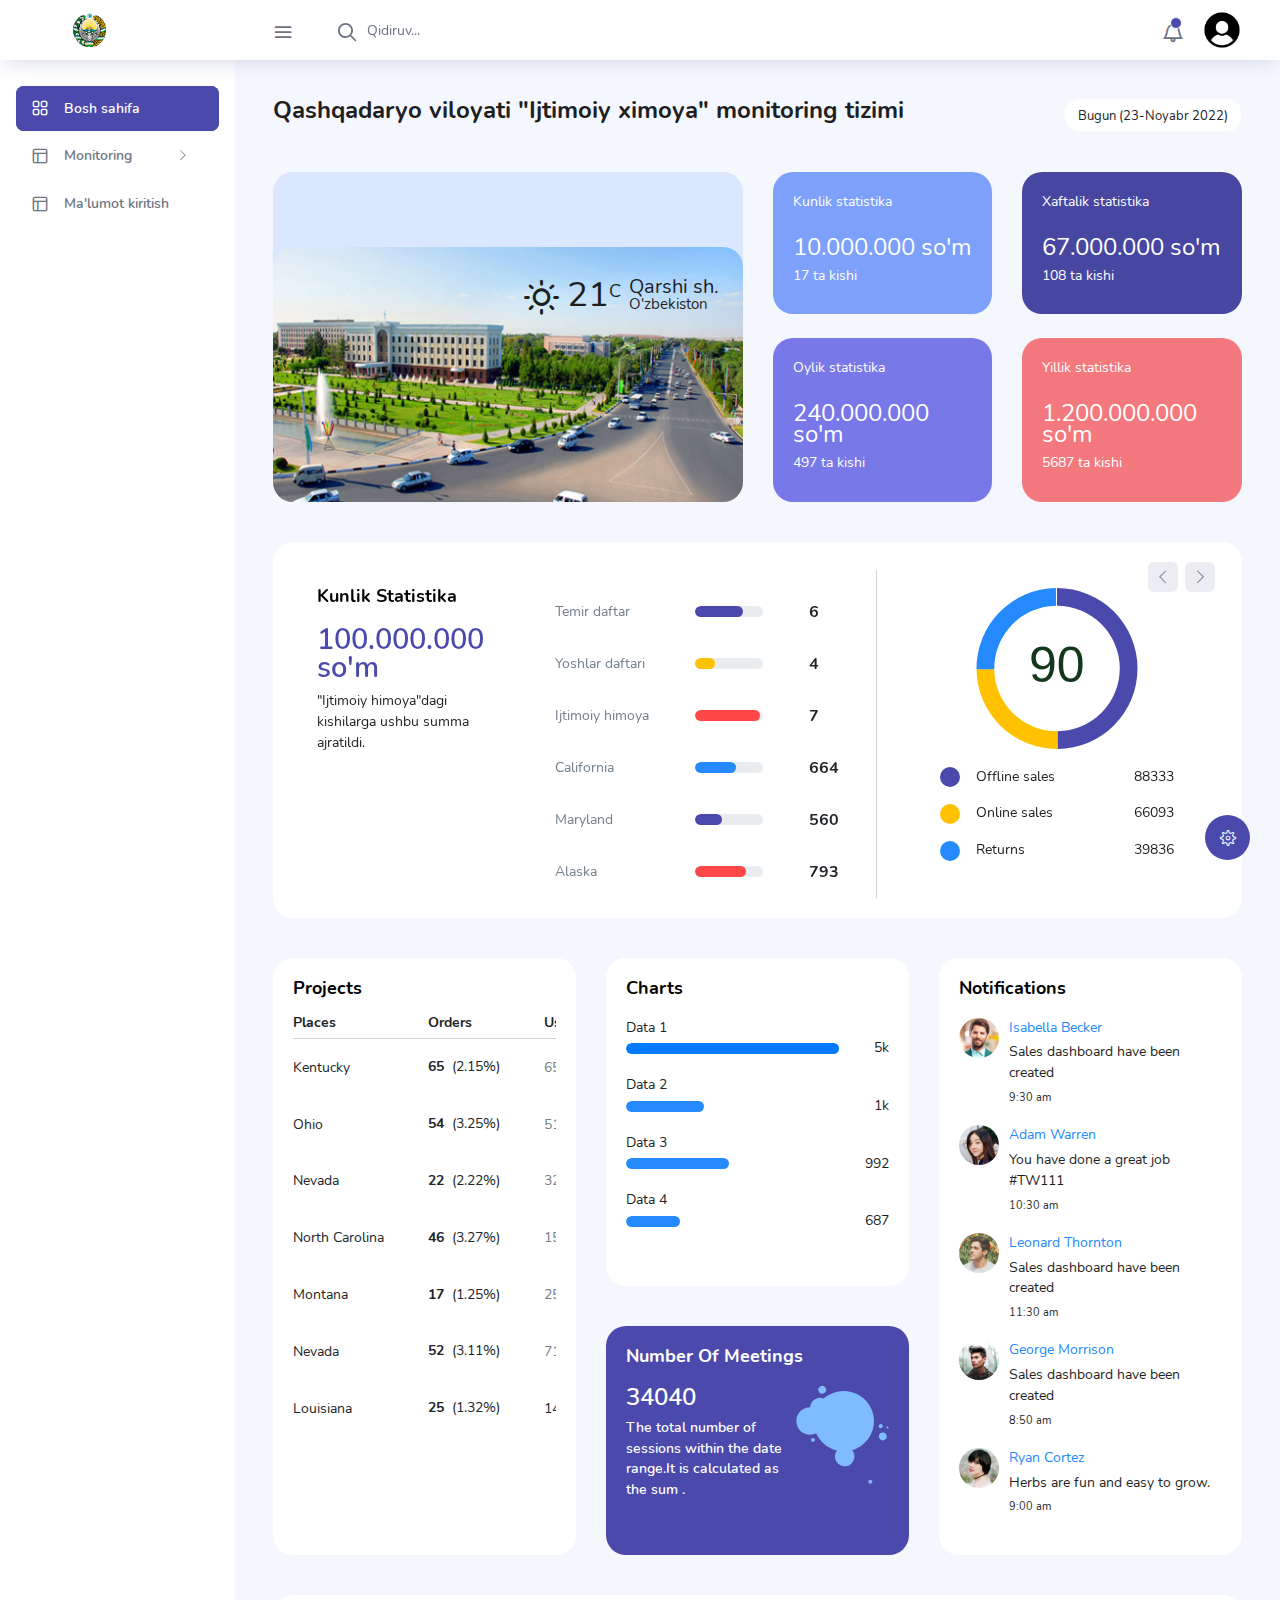
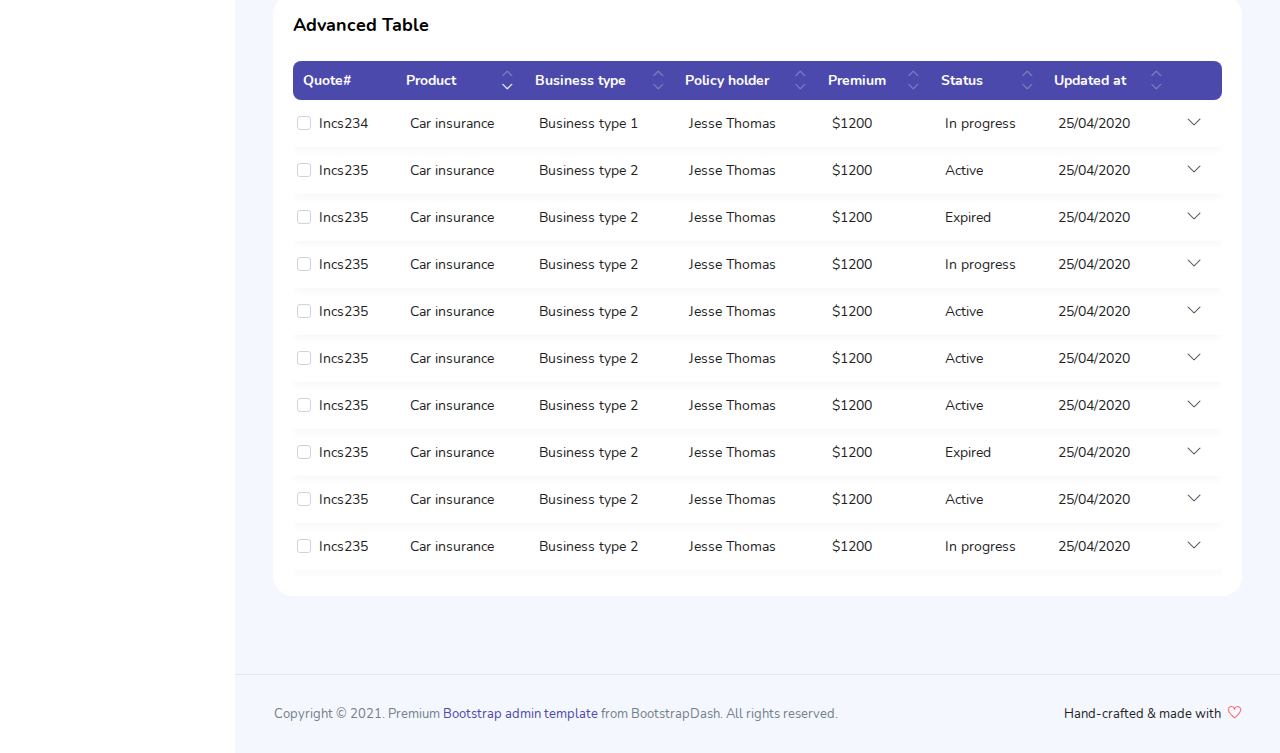
<file: index.html>
<!DOCTYPE html>
<html lang="en">

<head>
  <!-- Required meta tags -->
  <meta charset="utf-8">
  <meta name="viewport" content="width=device-width, initial-scale=1, shrink-to-fit=no">
  <title>Ijtimoiy himoya tizimi</title>
  <!-- plugins:css -->
  <link rel="stylesheet" href="vendors/feather/feather.css">
  <link rel="stylesheet" href="vendors/ti-icons/css/themify-icons.css">
  <link rel="stylesheet" href="vendors/css/vendor.bundle.base.css">
  <!-- endinject -->
  <!-- Plugin css for this page -->
  <link rel="stylesheet" href="vendors/datatables.net-bs4/dataTables.bootstrap4.css">
  <link rel="stylesheet" href="vendors/ti-icons/css/themify-icons.css">
  <link rel="stylesheet" type="text/css" href="js/select.dataTables.min.css">
  <!-- End plugin css for this page -->
  <!-- inject:css -->
  <link rel="stylesheet" href="css/vertical-layout-light/style.css">
  <!-- endinject -->
  <link rel="shortcut icon" href="images/favicon.png" />
</head>

<body>
  <div class="container-scroller">
    <!-- partial:partials/_navbar.html -->
    <nav class="navbar col-lg-12 col-12 p-0 fixed-top d-flex flex-row">
      <div class="text-center navbar-brand-wrapper d-flex align-items-center justify-content-center">
        <a class="navbar-brand brand-logo mr-5" href="index.html"><img src="./800px-Emblem_of_Uzbekistan.svg.png"
            class="mr-2" alt="logo" /></a>
        <a class="navbar-brand brand-logo-mini" href="index.html"><img src="./800px-Emblem_of_Uzbekistan.svg.png"
            alt="logo" /></a>
      </div>
      <div class="navbar-menu-wrapper d-flex align-items-center justify-content-end">
        <button class="navbar-toggler navbar-toggler align-self-center" type="button" data-toggle="minimize">
          <span class="icon-menu"></span>
        </button>
        <ul class="navbar-nav mr-lg-2">
          <li class="nav-item nav-search d-none d-lg-block">
            <div class="input-group">
              <div class="input-group-prepend hover-cursor" id="navbar-search-icon">
                <span class="input-group-text" id="search">
                  <i class="icon-search"></i>
                </span>
              </div>
              <input type="text" class="form-control" id="navbar-search-input" placeholder="Qidiruv..."
                aria-label="search" aria-describedby="search">
            </div>
          </li>
        </ul>
        <ul class="navbar-nav navbar-nav-right">
          <li class="nav-item dropdown">
            <a class="nav-link count-indicator dropdown-toggle" id="notificationDropdown" href="#"
              data-toggle="dropdown">
              <i class="icon-bell mx-0"></i>
              <span class="count"></span>
            </a>
            <div class="dropdown-menu dropdown-menu-right navbar-dropdown preview-list"
              aria-labelledby="notificationDropdown">
              <p class="mb-0 font-weight-normal float-left dropdown-header">Bildirishnomalar</p>
              <a class="dropdown-item preview-item">
                <div class="preview-thumbnail">
                  <div class="preview-icon bg-success">
                    <i class="ti-info-alt mx-0"></i>
                  </div>
                </div>
                <div class="preview-item-content">
                  <h6 class="preview-subject font-weight-normal">"Temir daftar" orqali 1,285,000 so'm pul mablag'i
                    ajratildi</h6>
                  <p class="font-weight-light small-text mb-0 text-muted">
                    5 daqiqa avval
                  </p>
                </div>
              </a>
              <a class="dropdown-item preview-item">
                <div class="preview-thumbnail">
                  <div class="preview-icon bg-warning">
                    <i class="ti-settings mx-0"></i>
                  </div>
                </div>
                <div class="preview-item-content">
                  <h6 class="preview-subject font-weight-normal">"Yoshlar daftar" orqali 3,485,000 so'm pul mablag'i
                    ajratildi</h6>
                  <p class="font-weight-light small-text mb-0 text-muted">
                    1 soat oldin
                  </p>
                </div>
              </a>
              <a class="dropdown-item preview-item">
                <div class="preview-thumbnail">
                  <div class="preview-icon bg-info">
                    <i class="ti-user mx-0"></i>
                  </div>
                </div>
                <div class="preview-item-content">
                  <h6 class="preview-subject font-weight-normal">"Temir daftar" orqali 285,000 so'm pul mablag'i
                    ajratildi</h6>
                  <p class="font-weight-light small-text mb-0 text-muted">
                    1 kun oldin
                  </p>
                </div>
              </a>
            </div>
          </li>
          <li class="nav-item nav-profile dropdown">
            <a class="nav-link dropdown-toggle" href="#" data-toggle="dropdown" id="profileDropdown">
              <img src="./free-user-icon-3296-thumb.png" alt="profile" />
            </a>
            <div class="dropdown-menu dropdown-menu-right navbar-dropdown" aria-labelledby="profileDropdown">
              <a class="dropdown-item">
                <i class="ti-settings text-primary"></i>
                Sozlamalar
              </a>
              <a class="dropdown-item">
                <i class="ti-power-off text-primary"></i>
                Chiqish
              </a>
            </div>
          </li>
          <!-- <li class="nav-item nav-settings d-none d-lg-flex">
            <a class="nav-link" href="#">
              <i class="icon-ellipsis"></i>
            </a>
          </li> -->
        </ul>
        <button class="navbar-toggler navbar-toggler-right d-lg-none align-self-center" type="button"
          data-toggle="offcanvas">
          <span class="icon-menu"></span>
        </button>
      </div>
    </nav>
    <!-- partial -->
    <div class="container-fluid page-body-wrapper">
      <!-- partial:partials/_settings-panel.html -->
      <div class="theme-setting-wrapper">
        <div id="settings-trigger"><i class="ti-settings"></i></div>
        <div id="theme-settings" class="settings-panel">
          <i class="settings-close ti-close"></i>
          <p class="settings-heading">SIDEBAR SKINS</p>
          <div class="sidebar-bg-options selected" id="sidebar-light-theme">
            <div class="img-ss rounded-circle bg-light border mr-3"></div>Light
          </div>
          <div class="sidebar-bg-options" id="sidebar-dark-theme">
            <div class="img-ss rounded-circle bg-dark border mr-3"></div>Dark
          </div>
          <p class="settings-heading mt-2">HEADER SKINS</p>
          <div class="color-tiles mx-0 px-4">
            <div class="tiles success"></div>
            <div class="tiles warning"></div>
            <div class="tiles danger"></div>
            <div class="tiles info"></div>
            <div class="tiles dark"></div>
            <div class="tiles default"></div>
          </div>
        </div>
      </div>
      <div id="right-sidebar" class="settings-panel">
        <i class="settings-close ti-close"></i>
        <ul class="nav nav-tabs border-top" id="setting-panel" role="tablist">
          <li class="nav-item">
            <a class="nav-link active" id="todo-tab" data-toggle="tab" href="#todo-section" role="tab"
              aria-controls="todo-section" aria-expanded="true">TO DO LIST</a>
          </li>
          <li class="nav-item">
            <a class="nav-link" id="chats-tab" data-toggle="tab" href="#chats-section" role="tab"
              aria-controls="chats-section">CHATS</a>
          </li>
        </ul>
        <div class="tab-content" id="setting-content">
          <div class="tab-pane fade show active scroll-wrapper" id="todo-section" role="tabpanel"
            aria-labelledby="todo-section">
            <div class="add-items d-flex px-3 mb-0">
              <form class="form w-100">
                <div class="form-group d-flex">
                  <input type="text" class="form-control todo-list-input" placeholder="Add To-do">
                  <button type="submit" class="add btn btn-primary todo-list-add-btn" id="add-task">Add</button>
                </div>
              </form>
            </div>
            <div class="list-wrapper px-3">
              <ul class="d-flex flex-column-reverse todo-list">
                <li>
                  <div class="form-check">
                    <label class="form-check-label">
                      <input class="checkbox" type="checkbox">
                      Team review meeting at 3.00 PM
                    </label>
                  </div>
                  <i class="remove ti-close"></i>
                </li>
                <li>
                  <div class="form-check">
                    <label class="form-check-label">
                      <input class="checkbox" type="checkbox">
                      Prepare for presentation
                    </label>
                  </div>
                  <i class="remove ti-close"></i>
                </li>
                <li>
                  <div class="form-check">
                    <label class="form-check-label">
                      <input class="checkbox" type="checkbox">
                      Resolve all the low priority tickets due today
                    </label>
                  </div>
                  <i class="remove ti-close"></i>
                </li>
                <li class="completed">
                  <div class="form-check">
                    <label class="form-check-label">
                      <input class="checkbox" type="checkbox" checked>
                      Schedule meeting for next week
                    </label>
                  </div>
                  <i class="remove ti-close"></i>
                </li>
                <li class="completed">
                  <div class="form-check">
                    <label class="form-check-label">
                      <input class="checkbox" type="checkbox" checked>
                      Project review
                    </label>
                  </div>
                  <i class="remove ti-close"></i>
                </li>
              </ul>
            </div>
            <h4 class="px-3 text-muted mt-5 font-weight-light mb-0">Events</h4>
            <div class="events pt-4 px-3">
              <div class="wrapper d-flex mb-2">
                <i class="ti-control-record text-primary mr-2"></i>
                <span>Feb 11 2018</span>
              </div>
              <p class="mb-0 font-weight-thin text-gray">Creating component page build a js</p>
              <p class="text-gray mb-0">The total number of sessions</p>
            </div>
            <div class="events pt-4 px-3">
              <div class="wrapper d-flex mb-2">
                <i class="ti-control-record text-primary mr-2"></i>
                <span>Feb 7 2018</span>
              </div>
              <p class="mb-0 font-weight-thin text-gray">Meeting with Alisa</p>
              <p class="text-gray mb-0 ">Call Sarah Graves</p>
            </div>
          </div>
          <!-- To do section tab ends -->
          <div class="tab-pane fade" id="chats-section" role="tabpanel" aria-labelledby="chats-section">
            <div class="d-flex align-items-center justify-content-between border-bottom">
              <p class="settings-heading border-top-0 mb-3 pl-3 pt-0 border-bottom-0 pb-0">Friends</p>
              <small class="settings-heading border-top-0 mb-3 pt-0 border-bottom-0 pb-0 pr-3 font-weight-normal">See
                All</small>
            </div>
            <ul class="chat-list">
              <li class="list active">
                <div class="profile"><img src="images/faces/face1.jpg" alt="image"><span class="online"></span></div>
                <div class="info">
                  <p>Thomas Douglas</p>
                  <p>Available</p>
                </div>
                <small class="text-muted my-auto">19 min</small>
              </li>
              <li class="list">
                <div class="profile"><img src="images/faces/face2.jpg" alt="image"><span class="offline"></span></div>
                <div class="info">
                  <div class="wrapper d-flex">
                    <p>Catherine</p>
                  </div>
                  <p>Away</p>
                </div>
                <div class="badge badge-success badge-pill my-auto mx-2">4</div>
                <small class="text-muted my-auto">23 min</small>
              </li>
              <li class="list">
                <div class="profile"><img src="images/faces/face3.jpg" alt="image"><span class="online"></span></div>
                <div class="info">
                  <p>Daniel Russell</p>
                  <p>Available</p>
                </div>
                <small class="text-muted my-auto">14 min</small>
              </li>
              <li class="list">
                <div class="profile"><img src="images/faces/face4.jpg" alt="image"><span class="offline"></span></div>
                <div class="info">
                  <p>James Richardson</p>
                  <p>Away</p>
                </div>
                <small class="text-muted my-auto">2 min</small>
              </li>
              <li class="list">
                <div class="profile"><img src="images/faces/face5.jpg" alt="image"><span class="online"></span></div>
                <div class="info">
                  <p>Madeline Kennedy</p>
                  <p>Available</p>
                </div>
                <small class="text-muted my-auto">5 min</small>
              </li>
              <li class="list">
                <div class="profile"><img src="images/faces/face6.jpg" alt="image"><span class="online"></span></div>
                <div class="info">
                  <p>Sarah Graves</p>
                  <p>Available</p>
                </div>
                <small class="text-muted my-auto">47 min</small>
              </li>
            </ul>
          </div>
          <!-- chat tab ends -->
        </div>
      </div>
      <!-- partial -->
      <!-- partial:partials/_sidebar.html -->
      <nav class="sidebar sidebar-offcanvas" id="sidebar">
        <ul class="nav">
          <li class="nav-item">
            <a class="nav-link" href="index.html">
              <i class="icon-grid menu-icon"></i>
              <span class="menu-title">Bosh sahifa</span>
            </a>
          </li>
          <li class="nav-item">
            <a class="nav-link" data-toggle="collapse" href="#ui-basic" aria-expanded="false" aria-controls="ui-basic">
              <i class="icon-layout menu-icon"></i>
              <span class="menu-title">Monitoring</span>
              <i class="menu-arrow"></i>
            </a>
            <div class="collapse" id="ui-basic">
              <ul class="nav flex-column sub-menu">
                <li class="nav-item"> <a class="nav-link" href="pages/ui-features/buttons.html">Kunlik</a></li>
                <li class="nav-item"> <a class="nav-link" href="pages/ui-features/dropdowns.html">Xaftalik</a></li>
                <li class="nav-item"> <a class="nav-link" href="pages/ui-features/typography.html">Oylik</a></li>
                <li class="nav-item"> <a class="nav-link" href="pages/ui-features/typography.html">Yillik</a></li>
              </ul>
            </div>
          </li>
          <li class="nav-item">
            <a class="nav-link" href="pages/forms/basic_elements.html" aria-expanded="false"
              aria-controls="form-elements">
              <i class="icon-layout menu-icon"></i>
              <span class="menu-title">Ma'lumot kiritish</span>
            </a>
            <div class="collapse" id="form-elements">
              <ul class="nav flex-column sub-menu">
                <li class="nav-item"><a class="nav-link" href="pages/forms/basic_elements.html">Basic Elements</a></li>
              </ul>
            </div>
          </li>
          <!-- aaaaaaaaaa -->
          <!-- <li class="nav-item">
            <a class="nav-link" data-toggle="collapse" href="#charts" aria-expanded="false" aria-controls="charts">
              <i class="icon-bar-graph menu-icon"></i>
              <span class="menu-title">Charts</span>
              <i class="menu-arrow"></i>
            </a>
            <div class="collapse" id="charts">
              <ul class="nav flex-column sub-menu">
                <li class="nav-item"> <a class="nav-link" href="pages/charts/chartjs.html">ChartJs</a></li>
              </ul>
            </div>
          </li>
          <li class="nav-item">
            <a class="nav-link" data-toggle="collapse" href="#tables" aria-expanded="false" aria-controls="tables">
              <i class="icon-grid-2 menu-icon"></i>
              <span class="menu-title">Tables</span>
              <i class="menu-arrow"></i>
            </a>
            <div class="collapse" id="tables">
              <ul class="nav flex-column sub-menu">
                <li class="nav-item"> <a class="nav-link" href="pages/tables/basic-table.html">Basic table</a></li>
              </ul>
            </div>
          </li>
          <li class="nav-item">
            <a class="nav-link" data-toggle="collapse" href="#icons" aria-expanded="false" aria-controls="icons">
              <i class="icon-contract menu-icon"></i>
              <span class="menu-title">Icons</span>
              <i class="menu-arrow"></i>
            </a>
            <div class="collapse" id="icons">
              <ul class="nav flex-column sub-menu">
                <li class="nav-item"> <a class="nav-link" href="pages/icons/mdi.html">Mdi icons</a></li>
              </ul>
            </div>
          </li>
          <li class="nav-item">
            <a class="nav-link" data-toggle="collapse" href="#auth" aria-expanded="false" aria-controls="auth">
              <i class="icon-head menu-icon"></i>
              <span class="menu-title">User Pages</span>
              <i class="menu-arrow"></i>
            </a>
            <div class="collapse" id="auth">
              <ul class="nav flex-column sub-menu">
                <li class="nav-item"> <a class="nav-link" href="pages/samples/login.html"> Login </a></li>
                <li class="nav-item"> <a class="nav-link" href="pages/samples/register.html"> Register </a></li>
              </ul>
            </div>
          </li>
          <li class="nav-item">
            <a class="nav-link" data-toggle="collapse" href="#error" aria-expanded="false" aria-controls="error">
              <i class="icon-ban menu-icon"></i>
              <span class="menu-title">Error pages</span>
              <i class="menu-arrow"></i>
            </a>
            <div class="collapse" id="error">
              <ul class="nav flex-column sub-menu">
                <li class="nav-item"> <a class="nav-link" href="pages/samples/error-404.html"> 404 </a></li>
                <li class="nav-item"> <a class="nav-link" href="pages/samples/error-500.html"> 500 </a></li>
              </ul>
            </div>
          </li>
          <li class="nav-item">
            <a class="nav-link" href="pages/documentation/documentation.html">
              <i class="icon-paper menu-icon"></i>
              <span class="menu-title">Documentation</span>
            </a>
          </li> -->
        </ul>
      </nav>
      <!-- partial -->
      <div class="main-panel">
        <div class="content-wrapper">
          <div class="row">
            <div class="col-md-12 grid-margin">
              <div class="row">
                <div class="col-12 col-xl-8 mb-4 mb-xl-0">
                  <h3 class="font-weight-bold">Qashqadaryo viloyati "Ijtimoiy ximoya" monitoring tizimi</h3>
                  <!-- <h6 class="font-weight-normal mb-0">Qashqadaryo viloyati "Ijtimoiy ximoya" tizimiga</h6> -->
                </div>
                <div class="col-12 col-xl-4">
                  <div class="justify-content-end d-flex">
                    <div class="dropdown flex-md-grow-1 flex-xl-grow-0">
                      <button class="btn btn-sm btn-light bg-white" type="button" aria-haspopup="true"
                        aria-expanded="true">
                        <i class="mdi mdi-calendar"></i> Bugun (23-Noyabr 2022)
                      </button>
                    </div>
                  </div>
                </div>
              </div>
            </div>
          </div>
          <div class="row">
            <div class="col-md-6 grid-margin stretch-card">
              <div class="card tale-bg">
                <div class="card-people mt-auto pt-0">
                  <img src="./slide1.jpg" alt="qashqadaryo">
                  <div class="weather-info">
                    <div class="d-flex">
                      <div>
                        <h2 class="mb-0 font-weight-normal"><i class="icon-sun mr-2"></i>21<sup>C</sup></h2>
                      </div>
                      <div class="ml-2">
                        <h4 class="location font-weight-normal">Qarshi sh.</h4>
                        <h6 class="font-weight-normal">O'zbekiston</h6>
                      </div>
                    </div>
                  </div>
                </div>
              </div>
            </div>
            <div class="col-md-6 grid-margin transparent">
              <div class="row">
                <div class="col-md-6 mb-4 stretch-card transparent">
                  <div class="card card-tale">
                    <div class="card-body">
                      <p class="mb-4">Kunlik statistika</p>
                      <p class="mb-2" style="font-size:24px;">10.000.000 so'm</p>
                      <p>17 ta kishi</p>
                    </div>
                  </div>
                </div>
                <div class="col-md-6 mb-4 stretch-card transparent">
                  <div class="card card-dark-blue">
                    <div class="card-body">
                      <p class="mb-4">Xaftalik statistika</p>
                      <p class="mb-2" style="font-size:24px;">67.000.000 so'm</p>
                      <p>108 ta kishi</p>
                    </div>
                  </div>
                </div>
              </div>
              <div class="row">
                <div class="col-md-6 mb-4 mb-lg-0 stretch-card transparent">
                  <div class="card card-light-blue">
                    <div class="card-body">
                      <p class="mb-4">Oylik statistika</p>
                      <p class="mb-2" style="font-size:24px;">240.000.000 so'm</p>
                      <p>497 ta kishi</p>
                    </div>
                  </div>
                </div>
                <div class="col-md-6 stretch-card transparent">
                  <div class="card card-light-danger">
                    <div class="card-body">
                      <p class="mb-4">Yillik statistika</p>
                      <p class="mb-2" style="font-size:24px;">1.200.000.000 so'm</p>
                      <p>5687 ta kishi</p>
                    </div>
                  </div>
                </div>
              </div>
            </div>
          </div>
          <div class="row">
            <div class="col-md-12 grid-margin stretch-card">
              <div class="card position-relative">
                <div class="card-body">
                  <div id="detailedReports" class="carousel slide detailed-report-carousel position-static pt-2"
                    data-ride="carousel">
                    <div class="carousel-inner">
                      <div class="carousel-item active">
                        <div class="row">
                          <div class="col-md-12 col-xl-3 d-flex flex-column justify-content-start">
                            <div class="ml-xl-4 mt-3">
                              <p class="card-title">Kunlik statistika</p>
                              <h1 class="text-primary" style="font-size:1.8rem;">100.000.000 so'm</h1>
                              <!-- <h3 class="font-weight-500 mb-xl-4 text-primary">North America</h3> -->
                              <p class="mb-2 mb-xl-0">"Ijtimoiy himoya"dagi kishilarga ushbu summa ajratildi.</p>
                            </div>
                          </div>
                          <div class="col-md-12 col-xl-9">
                            <div class="row">
                              <div class="col-md-6 border-right">
                                <div class="table-responsive mb-3 mb-md-0 mt-3">
                                  <table class="table table-borderless report-table">
                                    <tr>
                                      <td class="text-muted">Temir daftar</td>
                                      <td class="w-100 px-0">
                                        <div class="progress progress-md mx-4">
                                          <div class="progress-bar bg-primary" role="progressbar" style="width: 70%"
                                            aria-valuenow="70" aria-valuemin="0" aria-valuemax="100"></div>
                                        </div>
                                      </td>
                                      <td>
                                        <h5 class="font-weight-bold mb-0">6</h5>
                                      </td>
                                    </tr>
                                    <tr>
                                      <td class="text-muted">Yoshlar daftari</td>
                                      <td class="w-100 px-0">
                                        <div class="progress progress-md mx-4">
                                          <div class="progress-bar bg-warning" role="progressbar" style="width: 30%"
                                            aria-valuenow="30" aria-valuemin="0" aria-valuemax="100"></div>
                                        </div>
                                      </td>
                                      <td>
                                        <h5 class="font-weight-bold mb-0">4</h5>
                                      </td>
                                    </tr>
                                    <tr>
                                      <td class="text-muted">Ijtimoiy himoya</td>
                                      <td class="w-100 px-0">
                                        <div class="progress progress-md mx-4">
                                          <div class="progress-bar bg-danger" role="progressbar" style="width: 95%"
                                            aria-valuenow="95" aria-valuemin="0" aria-valuemax="100"></div>
                                        </div>
                                      </td>
                                      <td>
                                        <h5 class="font-weight-bold mb-0">7</h5>
                                      </td>
                                    </tr>
                                    <tr>
                                      <td class="text-muted">California</td>
                                      <td class="w-100 px-0">
                                        <div class="progress progress-md mx-4">
                                          <div class="progress-bar bg-info" role="progressbar" style="width: 60%"
                                            aria-valuenow="60" aria-valuemin="0" aria-valuemax="100"></div>
                                        </div>
                                      </td>
                                      <td>
                                        <h5 class="font-weight-bold mb-0">664</h5>
                                      </td>
                                    </tr>
                                    <tr>
                                      <td class="text-muted">Maryland</td>
                                      <td class="w-100 px-0">
                                        <div class="progress progress-md mx-4">
                                          <div class="progress-bar bg-primary" role="progressbar" style="width: 40%"
                                            aria-valuenow="40" aria-valuemin="0" aria-valuemax="100"></div>
                                        </div>
                                      </td>
                                      <td>
                                        <h5 class="font-weight-bold mb-0">560</h5>
                                      </td>
                                    </tr>
                                    <tr>
                                      <td class="text-muted">Alaska</td>
                                      <td class="w-100 px-0">
                                        <div class="progress progress-md mx-4">
                                          <div class="progress-bar bg-danger" role="progressbar" style="width: 75%"
                                            aria-valuenow="75" aria-valuemin="0" aria-valuemax="100"></div>
                                        </div>
                                      </td>
                                      <td>
                                        <h5 class="font-weight-bold mb-0">793</h5>
                                      </td>
                                    </tr>
                                  </table>
                                </div>
                              </div>
                              <div class="col-md-6 mt-3">
                                <canvas id="north-america-chart"></canvas>
                                <div id="north-america-legend"></div>
                              </div>
                            </div>
                          </div>
                        </div>
                      </div>
                      <div class="carousel-item">
                        <div class="row">
                          <div class="col-md-12 col-xl-3 d-flex flex-column justify-content-start">
                            <div class="ml-xl-4 mt-3">
                              <p class="card-title">Detailed Reports</p>
                              <h1 class="text-primary">$34040</h1>
                              <h3 class="font-weight-500 mb-xl-4 text-primary">North America</h3>
                              <p class="mb-2 mb-xl-0">The total number of sessions within the date range. It is the
                                period time a user is actively engaged with your website, page or app, etc</p>
                            </div>
                          </div>
                          <div class="col-md-12 col-xl-9">
                            <div class="row">
                              <div class="col-md-6 border-right">
                                <div class="table-responsive mb-3 mb-md-0 mt-3">
                                  <table class="table table-borderless report-table">
                                    <tr>
                                      <td class="text-muted">Illinois</td>
                                      <td class="w-100 px-0">
                                        <div class="progress progress-md mx-4">
                                          <div class="progress-bar bg-primary" role="progressbar" style="width: 70%"
                                            aria-valuenow="70" aria-valuemin="0" aria-valuemax="100"></div>
                                        </div>
                                      </td>
                                      <td>
                                        <h5 class="font-weight-bold mb-0">713</h5>
                                      </td>
                                    </tr>
                                    <tr>
                                      <td class="text-muted">Washington</td>
                                      <td class="w-100 px-0">
                                        <div class="progress progress-md mx-4">
                                          <div class="progress-bar bg-warning" role="progressbar" style="width: 30%"
                                            aria-valuenow="30" aria-valuemin="0" aria-valuemax="100"></div>
                                        </div>
                                      </td>
                                      <td>
                                        <h5 class="font-weight-bold mb-0">583</h5>
                                      </td>
                                    </tr>
                                    <tr>
                                      <td class="text-muted">Mississippi</td>
                                      <td class="w-100 px-0">
                                        <div class="progress progress-md mx-4">
                                          <div class="progress-bar bg-danger" role="progressbar" style="width: 95%"
                                            aria-valuenow="95" aria-valuemin="0" aria-valuemax="100"></div>
                                        </div>
                                      </td>
                                      <td>
                                        <h5 class="font-weight-bold mb-0">924</h5>
                                      </td>
                                    </tr>
                                    <tr>
                                      <td class="text-muted">California</td>
                                      <td class="w-100 px-0">
                                        <div class="progress progress-md mx-4">
                                          <div class="progress-bar bg-info" role="progressbar" style="width: 60%"
                                            aria-valuenow="60" aria-valuemin="0" aria-valuemax="100"></div>
                                        </div>
                                      </td>
                                      <td>
                                        <h5 class="font-weight-bold mb-0">664</h5>
                                      </td>
                                    </tr>
                                    <tr>
                                      <td class="text-muted">Maryland</td>
                                      <td class="w-100 px-0">
                                        <div class="progress progress-md mx-4">
                                          <div class="progress-bar bg-primary" role="progressbar" style="width: 40%"
                                            aria-valuenow="40" aria-valuemin="0" aria-valuemax="100"></div>
                                        </div>
                                      </td>
                                      <td>
                                        <h5 class="font-weight-bold mb-0">560</h5>
                                      </td>
                                    </tr>
                                    <tr>
                                      <td class="text-muted">Alaska</td>
                                      <td class="w-100 px-0">
                                        <div class="progress progress-md mx-4">
                                          <div class="progress-bar bg-danger" role="progressbar" style="width: 75%"
                                            aria-valuenow="75" aria-valuemin="0" aria-valuemax="100"></div>
                                        </div>
                                      </td>
                                      <td>
                                        <h5 class="font-weight-bold mb-0">793</h5>
                                      </td>
                                    </tr>
                                  </table>
                                </div>
                              </div>
                              <div class="col-md-6 mt-3">
                                <canvas id="south-america-chart"></canvas>
                                <div id="south-america-legend"></div>
                              </div>
                            </div>
                          </div>
                        </div>
                      </div>
                    </div>
                    <a class="carousel-control-prev" href="#detailedReports" role="button" data-slide="prev">
                      <span class="carousel-control-prev-icon" aria-hidden="true"></span>
                      <span class="sr-only">Previous</span>
                    </a>
                    <a class="carousel-control-next" href="#detailedReports" role="button" data-slide="next">
                      <span class="carousel-control-next-icon" aria-hidden="true"></span>
                      <span class="sr-only">Next</span>
                    </a>
                  </div>
                </div>
              </div>
            </div>
          </div>
          <div class="row">
            <div class="col-md-4 stretch-card grid-margin">
              <div class="card">
                <div class="card-body">
                  <p class="card-title mb-0">Projects</p>
                  <div class="table-responsive">
                    <table class="table table-borderless">
                      <thead>
                        <tr>
                          <th class="pl-0  pb-2 border-bottom">Places</th>
                          <th class="border-bottom pb-2">Orders</th>
                          <th class="border-bottom pb-2">Users</th>
                        </tr>
                      </thead>
                      <tbody>
                        <tr>
                          <td class="pl-0">Kentucky</td>
                          <td>
                            <p class="mb-0"><span class="font-weight-bold mr-2">65</span>(2.15%)</p>
                          </td>
                          <td class="text-muted">65</td>
                        </tr>
                        <tr>
                          <td class="pl-0">Ohio</td>
                          <td>
                            <p class="mb-0"><span class="font-weight-bold mr-2">54</span>(3.25%)</p>
                          </td>
                          <td class="text-muted">51</td>
                        </tr>
                        <tr>
                          <td class="pl-0">Nevada</td>
                          <td>
                            <p class="mb-0"><span class="font-weight-bold mr-2">22</span>(2.22%)</p>
                          </td>
                          <td class="text-muted">32</td>
                        </tr>
                        <tr>
                          <td class="pl-0">North Carolina</td>
                          <td>
                            <p class="mb-0"><span class="font-weight-bold mr-2">46</span>(3.27%)</p>
                          </td>
                          <td class="text-muted">15</td>
                        </tr>
                        <tr>
                          <td class="pl-0">Montana</td>
                          <td>
                            <p class="mb-0"><span class="font-weight-bold mr-2">17</span>(1.25%)</p>
                          </td>
                          <td class="text-muted">25</td>
                        </tr>
                        <tr>
                          <td class="pl-0">Nevada</td>
                          <td>
                            <p class="mb-0"><span class="font-weight-bold mr-2">52</span>(3.11%)</p>
                          </td>
                          <td class="text-muted">71</td>
                        </tr>
                        <tr>
                          <td class="pl-0 pb-0">Louisiana</td>
                          <td class="pb-0">
                            <p class="mb-0"><span class="font-weight-bold mr-2">25</span>(1.32%)</p>
                          </td>
                          <td class="pb-0">14</td>
                        </tr>
                      </tbody>
                    </table>
                  </div>
                </div>
              </div>
            </div>
            <div class="col-md-4 stretch-card grid-margin">
              <div class="row">
                <div class="col-md-12 grid-margin stretch-card">
                  <div class="card">
                    <div class="card-body">
                      <p class="card-title">Charts</p>
                      <div class="charts-data">
                        <div class="mt-3">
                          <p class="mb-0">Data 1</p>
                          <div class="d-flex justify-content-between align-items-center">
                            <div class="progress progress-md flex-grow-1 mr-4">
                              <div class="progress-bar bg-inf0" role="progressbar" style="width: 95%" aria-valuenow="95"
                                aria-valuemin="0" aria-valuemax="100"></div>
                            </div>
                            <p class="mb-0">5k</p>
                          </div>
                        </div>
                        <div class="mt-3">
                          <p class="mb-0">Data 2</p>
                          <div class="d-flex justify-content-between align-items-center">
                            <div class="progress progress-md flex-grow-1 mr-4">
                              <div class="progress-bar bg-info" role="progressbar" style="width: 35%" aria-valuenow="35"
                                aria-valuemin="0" aria-valuemax="100"></div>
                            </div>
                            <p class="mb-0">1k</p>
                          </div>
                        </div>
                        <div class="mt-3">
                          <p class="mb-0">Data 3</p>
                          <div class="d-flex justify-content-between align-items-center">
                            <div class="progress progress-md flex-grow-1 mr-4">
                              <div class="progress-bar bg-info" role="progressbar" style="width: 48%" aria-valuenow="48"
                                aria-valuemin="0" aria-valuemax="100"></div>
                            </div>
                            <p class="mb-0">992</p>
                          </div>
                        </div>
                        <div class="mt-3">
                          <p class="mb-0">Data 4</p>
                          <div class="d-flex justify-content-between align-items-center">
                            <div class="progress progress-md flex-grow-1 mr-4">
                              <div class="progress-bar bg-info" role="progressbar" style="width: 25%" aria-valuenow="25"
                                aria-valuemin="0" aria-valuemax="100"></div>
                            </div>
                            <p class="mb-0">687</p>
                          </div>
                        </div>
                      </div>
                    </div>
                  </div>
                </div>
                <div class="col-md-12 stretch-card grid-margin grid-margin-md-0">
                  <div class="card data-icon-card-primary">
                    <div class="card-body">
                      <p class="card-title text-white">Number of Meetings</p>
                      <div class="row">
                        <div class="col-8 text-white">
                          <h3>34040</h3>
                          <p class="text-white font-weight-500 mb-0">The total number of sessions within the date
                            range.It is calculated as the sum . </p>
                        </div>
                        <div class="col-4 background-icon">
                        </div>
                      </div>
                    </div>
                  </div>
                </div>
              </div>
            </div>
            <div class="col-md-4 stretch-card grid-margin">
              <div class="card">
                <div class="card-body">
                  <p class="card-title">Notifications</p>
                  <ul class="icon-data-list">
                    <li>
                      <div class="d-flex">
                        <img src="images/faces/face1.jpg" alt="user">
                        <div>
                          <p class="text-info mb-1">Isabella Becker</p>
                          <p class="mb-0">Sales dashboard have been created</p>
                          <small>9:30 am</small>
                        </div>
                      </div>
                    </li>
                    <li>
                      <div class="d-flex">
                        <img src="images/faces/face2.jpg" alt="user">
                        <div>
                          <p class="text-info mb-1">Adam Warren</p>
                          <p class="mb-0">You have done a great job #TW111</p>
                          <small>10:30 am</small>
                        </div>
                      </div>
                    </li>
                    <li>
                      <div class="d-flex">
                        <img src="images/faces/face3.jpg" alt="user">
                        <div>
                          <p class="text-info mb-1">Leonard Thornton</p>
                          <p class="mb-0">Sales dashboard have been created</p>
                          <small>11:30 am</small>
                        </div>
                      </div>
                    </li>
                    <li>
                      <div class="d-flex">
                        <img src="images/faces/face4.jpg" alt="user">
                        <div>
                          <p class="text-info mb-1">George Morrison</p>
                          <p class="mb-0">Sales dashboard have been created</p>
                          <small>8:50 am</small>
                        </div>
                      </div>
                    </li>
                    <li>
                      <div class="d-flex">
                        <img src="images/faces/face5.jpg" alt="user">
                        <div>
                          <p class="text-info mb-1">Ryan Cortez</p>
                          <p class="mb-0">Herbs are fun and easy to grow.</p>
                          <small>9:00 am</small>
                        </div>
                      </div>
                    </li>
                  </ul>
                </div>
              </div>
            </div>
          </div>
          <div class="row">
            <div class="col-md-12 grid-margin stretch-card">
              <div class="card">
                <div class="card-body">
                  <p class="card-title">Advanced Table</p>
                  <div class="row">
                    <div class="col-12">
                      <div class="table-responsive">
                        <table id="example" class="display expandable-table" style="width:100%">
                          <thead>
                            <tr>
                              <th>Quote#</th>
                              <th>Product</th>
                              <th>Business type</th>
                              <th>Policy holder</th>
                              <th>Premium</th>
                              <th>Status</th>
                              <th>Updated at</th>
                              <th></th>
                            </tr>
                          </thead>
                        </table>
                      </div>
                    </div>
                  </div>
                </div>
              </div>
            </div>
          </div>
        </div>
        <!-- content-wrapper ends -->
        <!-- partial:partials/_footer.html -->
        <footer class="footer">
          <div class="d-sm-flex justify-content-center justify-content-sm-between">
            <span class="text-muted text-center text-sm-left d-block d-sm-inline-block">Copyright © 2021. Premium <a
                href="https://www.bootstrapdash.com/" target="_blank">Bootstrap admin template</a> from BootstrapDash.
              All rights reserved.</span>
            <span class="float-none float-sm-right d-block mt-1 mt-sm-0 text-center">Hand-crafted & made with <i
                class="ti-heart text-danger ml-1"></i></span>
          </div>
        </footer>
        <!-- partial -->
      </div>
      <!-- main-panel ends -->
    </div>
    <!-- page-body-wrapper ends -->
  </div>
  <!-- container-scroller -->

  <!-- plugins:js -->
  <script src="vendors/js/vendor.bundle.base.js"></script>
  <!-- endinject -->
  <!-- Plugin js for this page -->
  <script src="vendors/chart.js/Chart.min.js"></script>
  <script src="vendors/datatables.net/jquery.dataTables.js"></script>
  <script src="vendors/datatables.net-bs4/dataTables.bootstrap4.js"></script>
  <script src="js/dataTables.select.min.js"></script>

  <!-- End plugin js for this page -->
  <!-- inject:js -->
  <script src="js/off-canvas.js"></script>
  <script src="js/hoverable-collapse.js"></script>
  <script src="js/template.js"></script>
  <script src="js/settings.js"></script>
  <script src="js/todolist.js"></script>
  <!-- endinject -->
  <!-- Custom js for this page-->
  <script src="js/dashboard.js"></script>
  <script src="js/Chart.roundedBarCharts.js"></script>
  <!-- End custom js for this page-->
</body>

</html>
</file>
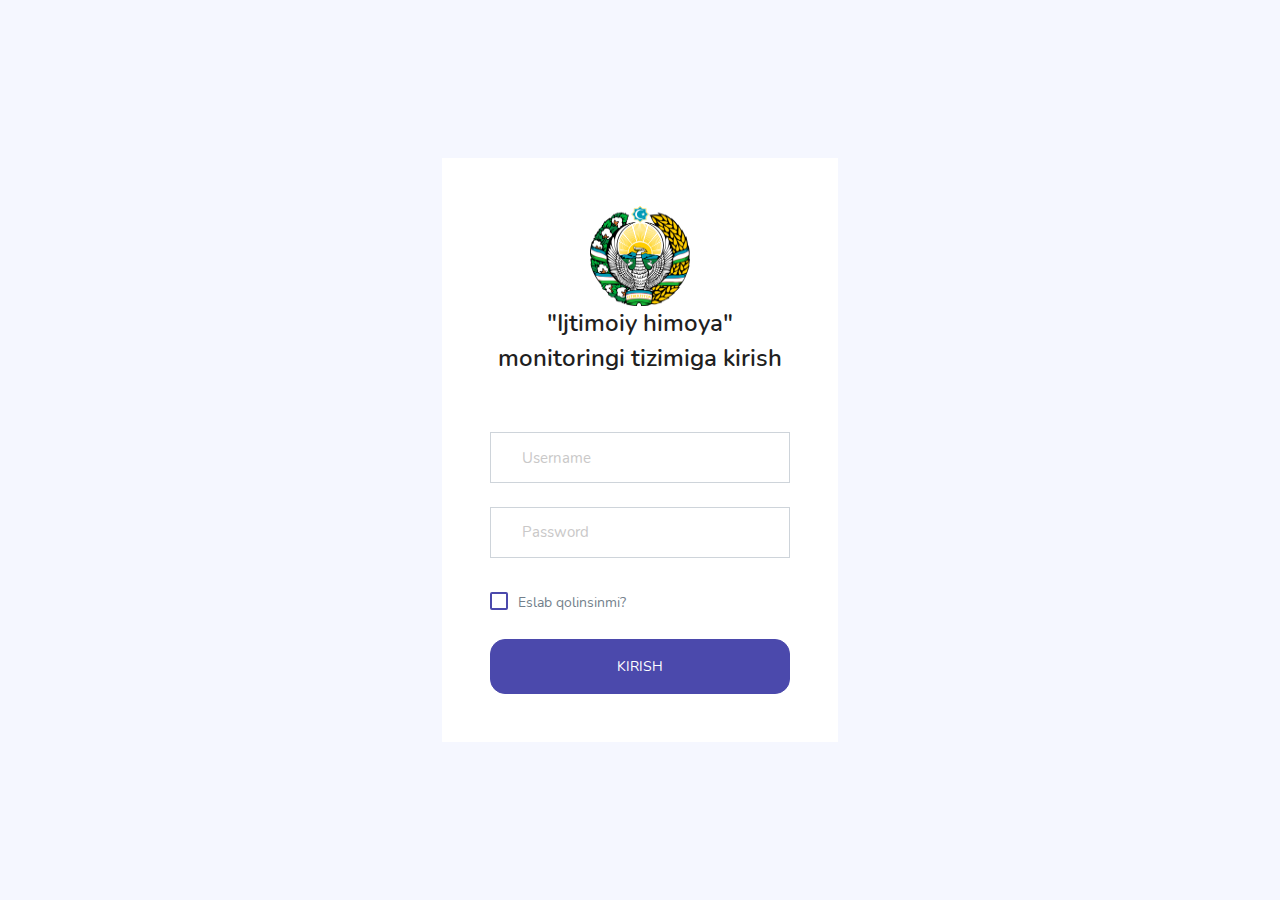
<file: pages/samples/index.html>
<!DOCTYPE html>
<html lang="en">

<head>
  <!-- Required meta tags -->
  <meta charset="utf-8">
  <meta name="viewport" content="width=device-width, initial-scale=1, shrink-to-fit=no">
  <title>Login page</title>
  <!-- plugins:css -->
  <link rel="stylesheet" href="../../vendors/feather/feather.css">
  <link rel="stylesheet" href="../../vendors/ti-icons/css/themify-icons.css">
  <link rel="stylesheet" href="../../vendors/css/vendor.bundle.base.css">
  <!-- endinject -->
  <!-- Plugin css for this page -->
  <!-- End plugin css for this page -->
  <!-- inject:css -->
  <link rel="stylesheet" href="../../css/vertical-layout-light/style.css">
  <!-- endinject -->
  <link rel="shortcut icon" href="../../images/favicon.png" />
</head>

<body>
  
  <div class="container-scroller">
    <div class="container-fluid page-body-wrapper full-page-wrapper">
      <div class="content-wrapper d-flex align-items-center auth px-0">
        <div class="row w-100 mx-0">
          <div class="col-lg-4 mx-auto">
            <div class="auth-form-light text-left py-5 px-4 px-sm-5">
              <div class="brand-logo">
                <img class="d-inline-block login-logo" src="../../800px-Emblem_of_Uzbekistan.svg.png" alt="logo">
                <h3 class="text-center">"Ijtimoiy himoya" monitoringi tizimiga kirish</h3>
              </div>
              <!-- <h4>Tizimiga xush kelibsiz</h4> -->
              <!-- <h6 class="font-weight-light">Sign in to continue.</h6> -->
              <form class="pt-3">
                <div class="form-group">
                  <input type="email" class="form-control form-control-lg" id="exampleInputEmail1" placeholder="Username">
                </div>
                <div class="form-group">
                  <input type="password" class="form-control form-control-lg" id="exampleInputPassword1" placeholder="Password">
                </div>
                <div class="my-2 d-flex justify-content-between align-items-center">
                  <div class="form-check">
                    <label class="form-check-label text-muted">
                      <input type="checkbox" class="form-check-input">
                      Eslab qolinsinmi?
                    </label>
                  </div>
                  <!-- <a href="#" class="auth-link text-black">Forgot password?</a> -->
                </div>
                <div class="mt-3">
                  <a class="btn btn-block btn-primary btn-lg font-weight-medium auth-form-btn" href="../../adminPanel.html">KIRISH</a>
                </div>
              </form>
            </div>
          </div>
        </div>
      </div>
      <!-- content-wrapper ends -->
    </div>
    <!-- page-body-wrapper ends -->
  </div>
  <!-- container-scroller -->
  <!-- plugins:js -->
  <script src="../../vendors/js/vendor.bundle.base.js"></script>
  <!-- endinject -->
  <!-- Plugin js for this page -->
  <!-- End plugin js for this page -->
  <!-- inject:js -->
  <script src="../../js/off-canvas.js"></script>
  <script src="../../js/hoverable-collapse.js"></script>
  <script src="../../js/template.js"></script>
  <script src="../../js/settings.js"></script>
  <script src="../../js/todolist.js"></script>
  <!-- endinject -->
</body>

</html>
</file>
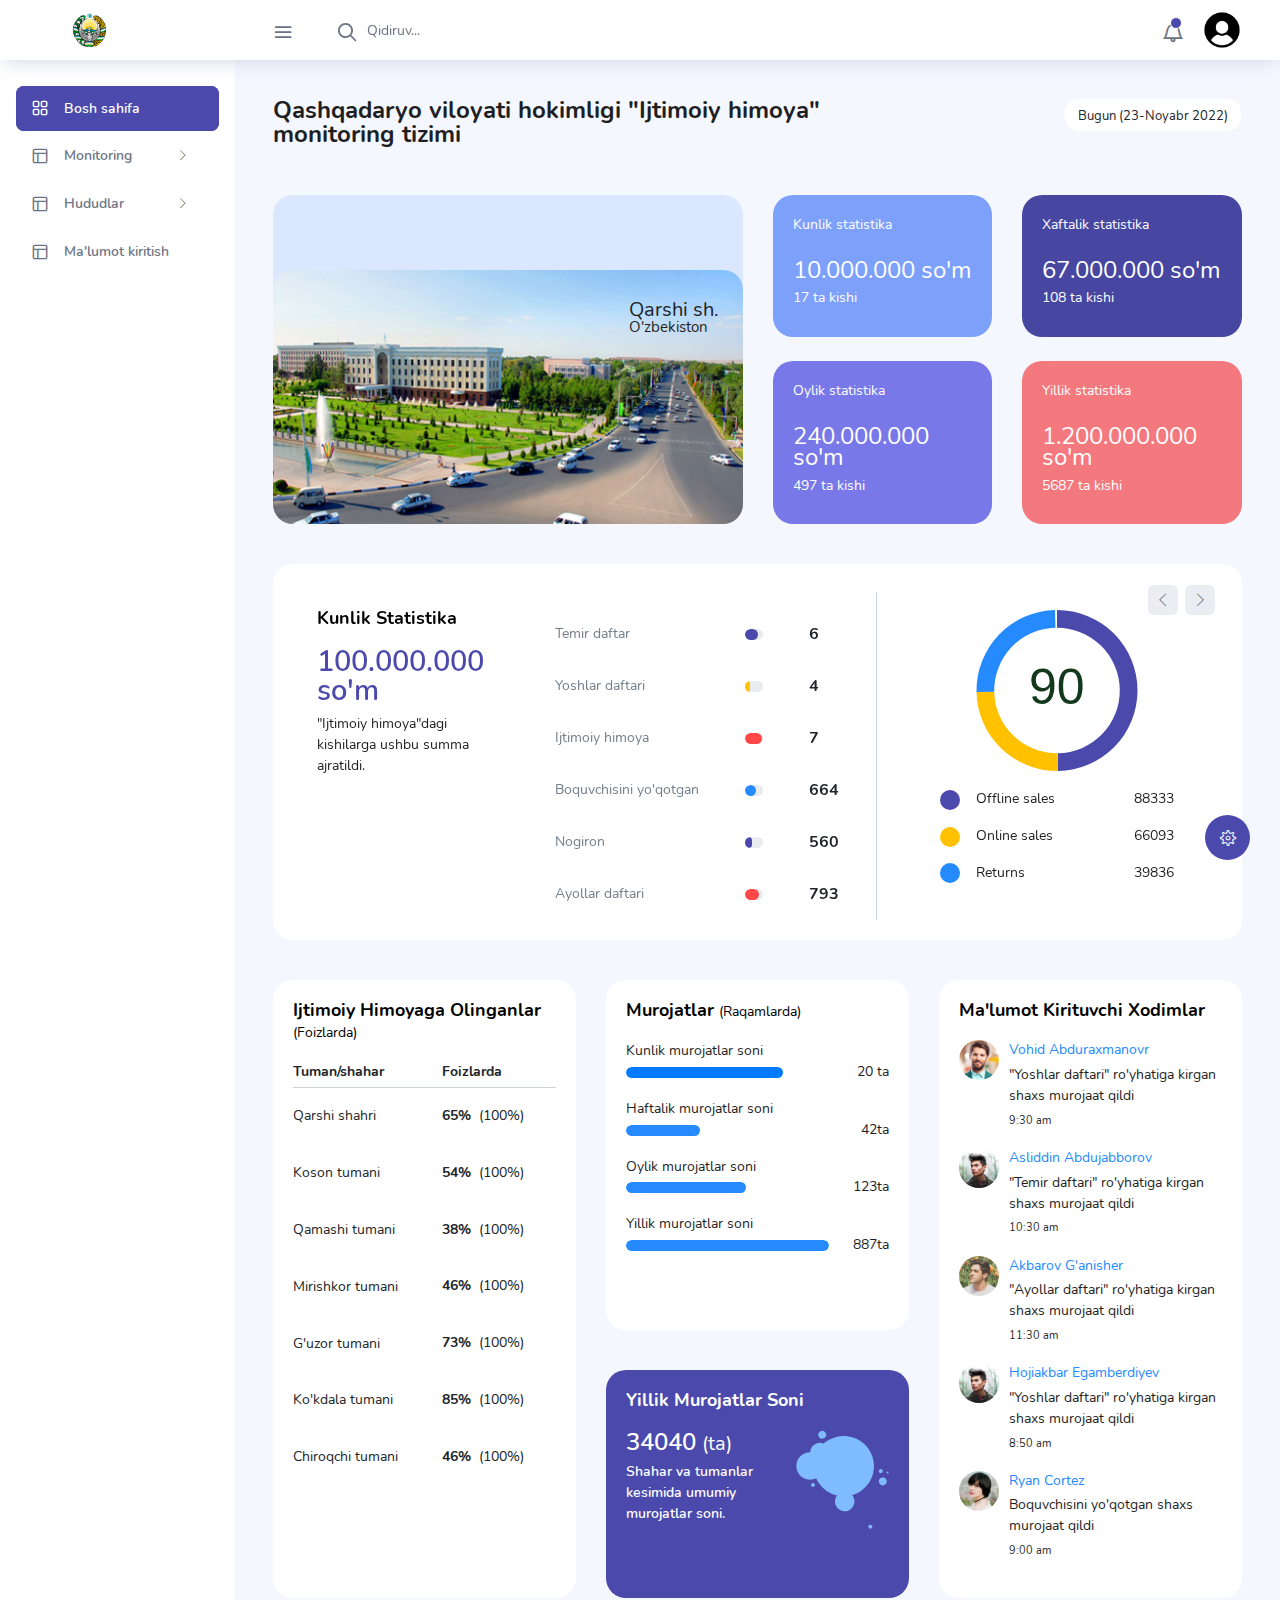
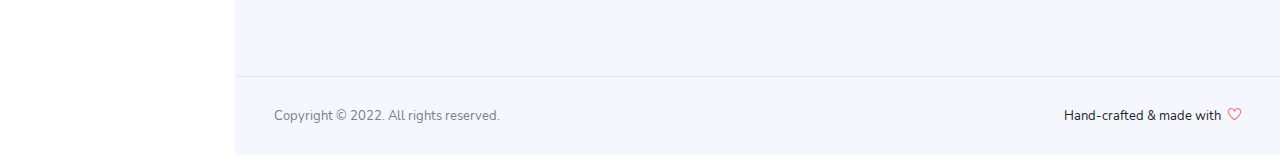
<file: adminPanel.html>
<!DOCTYPE html>
<html lang="en">

<head>
    <!-- Required meta tags -->
    <meta charset="utf-8">
    <meta name="viewport" content="width=device-width, initial-scale=1, shrink-to-fit=no">
    <title>Ijtimoiy himoya tizimi</title>
    <!-- plugins:css -->
    <link rel="stylesheet" href="vendors/feather/feather.css">
    <link rel="stylesheet" href="vendors/ti-icons/css/themify-icons.css">
    <link rel="stylesheet" href="vendors/css/vendor.bundle.base.css">
    <!-- endinject -->
    <!-- Plugin css for this page -->
    <link rel="stylesheet" href="vendors/datatables.net-bs4/dataTables.bootstrap4.css">
    <link rel="stylesheet" href="vendors/ti-icons/css/themify-icons.css">
    <link rel="stylesheet" type="text/css" href="js/select.dataTables.min.css">
    <!-- End plugin css for this page -->
    <!-- inject:css -->
    <link rel="stylesheet" href="css/vertical-layout-light/style.css">
    <!-- endinject -->
    <link rel="shortcut icon" href="images/favicon.png" />
</head>

<body>
    <div class="container-scroller">
        <!-- partial:partials/_navbar.html -->
        <nav class="navbar col-lg-12 col-12 p-0 fixed-top d-flex flex-row">
            <div class="text-center navbar-brand-wrapper d-flex align-items-center justify-content-center">
                <a class="navbar-brand brand-logo mr-5" href="./adminPanel.html"><img
                        src="./800px-Emblem_of_Uzbekistan.svg.png" class="mr-2" alt="logo" /></a>
                <a class="navbar-brand brand-logo-mini" href="./adminPanel.html"><img
                        src="./800px-Emblem_of_Uzbekistan.svg.png" alt="logo" /></a>
            </div>
            <div class="navbar-menu-wrapper d-flex align-items-center justify-content-end">
                <button class="navbar-toggler navbar-toggler align-self-center" type="button" data-toggle="minimize">
                    <span class="icon-menu"></span>
                </button>
                <ul class="navbar-nav mr-lg-2">
                    <li class="nav-item nav-search d-none d-lg-block">
                        <div class="input-group">
                            <div class="input-group-prepend hover-cursor" id="navbar-search-icon">
                                <span class="input-group-text" id="search">
                                    <i class="icon-search"></i>
                                </span>
                            </div>
                            <input type="text" class="form-control" id="navbar-search-input" placeholder="Qidiruv..."
                                aria-label="search" aria-describedby="search">
                        </div>
                    </li>
                </ul>
                <ul class="navbar-nav navbar-nav-right">
                    <li class="nav-item dropdown">
                        <a class="nav-link count-indicator dropdown-toggle" id="notificationDropdown" href="#"
                            data-toggle="dropdown">
                            <i class="icon-bell mx-0"></i>
                            <span class="count"></span>
                        </a>
                        <div class="dropdown-menu dropdown-menu-right navbar-dropdown preview-list"
                            aria-labelledby="notificationDropdown">
                            <p class="mb-0 font-weight-normal float-left dropdown-header">Bildirishnomalar</p>
                            <a class="dropdown-item preview-item">
                                <div class="preview-thumbnail">
                                    <div class="preview-icon bg-success">
                                        <i class="ti-info-alt mx-0"></i>
                                    </div>
                                </div>
                                <div class="preview-item-content">
                                    <h6 class="preview-subject font-weight-normal">"Temir daftar" orqali 1,285,000 so'm
                                        pul mablag'i
                                        ajratildi</h6>
                                    <p class="font-weight-light small-text mb-0 text-muted">
                                        5 daqiqa avval
                                    </p>
                                </div>
                            </a>
                            <a class="dropdown-item preview-item">
                                <div class="preview-thumbnail">
                                    <div class="preview-icon bg-warning">
                                        <i class="ti-settings mx-0"></i>
                                    </div>
                                </div>
                                <div class="preview-item-content">
                                    <h6 class="preview-subject font-weight-normal">"Yoshlar daftar" orqali 3,485,000
                                        so'm pul mablag'i
                                        ajratildi</h6>
                                    <p class="font-weight-light small-text mb-0 text-muted">
                                        1 soat oldin
                                    </p>
                                </div>
                            </a>
                            <a class="dropdown-item preview-item">
                                <div class="preview-thumbnail">
                                    <div class="preview-icon bg-info">
                                        <i class="ti-user mx-0"></i>
                                    </div>
                                </div>
                                <div class="preview-item-content">
                                    <h6 class="preview-subject font-weight-normal">"Temir daftar" orqali 285,000 so'm
                                        pul mablag'i
                                        ajratildi</h6>
                                    <p class="font-weight-light small-text mb-0 text-muted">
                                        1 kun oldin
                                    </p>
                                </div>
                            </a>
                        </div>
                    </li>
                    <li class="nav-item nav-profile dropdown">
                        <a class="nav-link dropdown-toggle" href="#" data-toggle="dropdown" id="profileDropdown">
                            <img src="./free-user-icon-3296-thumb.png" alt="profile" />
                        </a>
                        <div class="dropdown-menu dropdown-menu-right navbar-dropdown"
                            aria-labelledby="profileDropdown">
                            <a class="dropdown-item">
                                <i class="ti-settings text-primary"></i>
                                Sozlamalar
                            </a>
                            <a class="dropdown-item">
                                <i class="ti-power-off text-primary"></i>
                                Chiqish
                            </a>
                        </div>
                    </li>
                    <!-- <li class="nav-item nav-settings d-none d-lg-flex">
            <a class="nav-link" href="#">
              <i class="icon-ellipsis"></i>
            </a>
          </li> -->
                </ul>
                <button class="navbar-toggler navbar-toggler-right d-lg-none align-self-center" type="button"
                    data-toggle="offcanvas">
                    <span class="icon-menu"></span>
                </button>
            </div>
        </nav>
        <!-- partial -->
        <div class="container-fluid page-body-wrapper">
            <!-- partial:partials/_settings-panel.html -->
            <div class="theme-setting-wrapper">
                <div id="settings-trigger"><i class="ti-settings"></i></div>
                <div id="theme-settings" class="settings-panel">
                    <i class="settings-close ti-close"></i>
                    <p class="settings-heading">SIDEBAR SKINS</p>
                    <div class="sidebar-bg-options selected" id="sidebar-light-theme">
                        <div class="img-ss rounded-circle bg-light border mr-3"></div>Light
                    </div>
                    <div class="sidebar-bg-options" id="sidebar-dark-theme">
                        <div class="img-ss rounded-circle bg-dark border mr-3"></div>Dark
                    </div>
                    <p class="settings-heading mt-2">HEADER SKINS</p>
                    <div class="color-tiles mx-0 px-4">
                        <div class="tiles success"></div>
                        <div class="tiles warning"></div>
                        <div class="tiles danger"></div>
                        <div class="tiles info"></div>
                        <div class="tiles dark"></div>
                        <div class="tiles default"></div>
                    </div>
                </div>
            </div>
            <div id="right-sidebar" class="settings-panel">
                <i class="settings-close ti-close"></i>
                <ul class="nav nav-tabs border-top" id="setting-panel" role="tablist">
                    <li class="nav-item">
                        <a class="nav-link active" id="todo-tab" data-toggle="tab" href="#todo-section" role="tab"
                            aria-controls="todo-section" aria-expanded="true">TO DO LIST</a>
                    </li>
                    <li class="nav-item">
                        <a class="nav-link" id="chats-tab" data-toggle="tab" href="#chats-section" role="tab"
                            aria-controls="chats-section">CHATS</a>
                    </li>
                </ul>
                <div class="tab-content" id="setting-content">
                    <div class="tab-pane fade show active scroll-wrapper" id="todo-section" role="tabpanel"
                        aria-labelledby="todo-section">
                        <div class="add-items d-flex px-3 mb-0">
                            <form class="form w-100">
                                <div class="form-group d-flex">
                                    <input type="text" class="form-control todo-list-input" placeholder="Add To-do">
                                    <button type="submit" class="add btn btn-primary todo-list-add-btn"
                                        id="add-task">Add</button>
                                </div>
                            </form>
                        </div>
                        <div class="list-wrapper px-3">
                            <ul class="d-flex flex-column-reverse todo-list">
                                <li>
                                    <div class="form-check">
                                        <label class="form-check-label">
                                            <input class="checkbox" type="checkbox">
                                            Team review meeting at 3.00 PM
                                        </label>
                                    </div>
                                    <i class="remove ti-close"></i>
                                </li>
                                <li>
                                    <div class="form-check">
                                        <label class="form-check-label">
                                            <input class="checkbox" type="checkbox">
                                            Prepare for presentation
                                        </label>
                                    </div>
                                    <i class="remove ti-close"></i>
                                </li>
                                <li>
                                    <div class="form-check">
                                        <label class="form-check-label">
                                            <input class="checkbox" type="checkbox">
                                            Resolve all the low priority tickets due today
                                        </label>
                                    </div>
                                    <i class="remove ti-close"></i>
                                </li>
                                <li class="completed">
                                    <div class="form-check">
                                        <label class="form-check-label">
                                            <input class="checkbox" type="checkbox" checked>
                                            Schedule meeting for next week
                                        </label>
                                    </div>
                                    <i class="remove ti-close"></i>
                                </li>
                                <li class="completed">
                                    <div class="form-check">
                                        <label class="form-check-label">
                                            <input class="checkbox" type="checkbox" checked>
                                            Project review
                                        </label>
                                    </div>
                                    <i class="remove ti-close"></i>
                                </li>
                            </ul>
                        </div>
                        <h4 class="px-3 text-muted mt-5 font-weight-light mb-0">Events</h4>
                        <div class="events pt-4 px-3">
                            <div class="wrapper d-flex mb-2">
                                <i class="ti-control-record text-primary mr-2"></i>
                                <span>Feb 11 2018</span>
                            </div>
                            <p class="mb-0 font-weight-thin text-gray">Creating component page build a js</p>
                            <p class="text-gray mb-0">The total number of sessions</p>
                        </div>
                        <div class="events pt-4 px-3">
                            <div class="wrapper d-flex mb-2">
                                <i class="ti-control-record text-primary mr-2"></i>
                                <span>Feb 7 2018</span>
                            </div>
                            <p class="mb-0 font-weight-thin text-gray">Meeting with Alisa</p>
                            <p class="text-gray mb-0 ">Call Sarah Graves</p>
                        </div>
                    </div>
                    <!-- To do section tab ends -->
                    <div class="tab-pane fade" id="chats-section" role="tabpanel" aria-labelledby="chats-section">
                        <div class="d-flex align-items-center justify-content-between border-bottom">
                            <p class="settings-heading border-top-0 mb-3 pl-3 pt-0 border-bottom-0 pb-0">Friends</p>
                            <small
                                class="settings-heading border-top-0 mb-3 pt-0 border-bottom-0 pb-0 pr-3 font-weight-normal">See
                                All</small>
                        </div>
                        <ul class="chat-list">
                            <li class="list active">
                                <div class="profile"><img src="images/faces/face1.jpg" alt="image"><span
                                        class="online"></span></div>
                                <div class="info">
                                    <p>Thomas Douglas</p>
                                    <p>Available</p>
                                </div>
                                <small class="text-muted my-auto">19 min</small>
                            </li>
                            <li class="list">
                                <div class="profile"><img src="images/faces/face2.jpg" alt="image"><span
                                        class="offline"></span></div>
                                <div class="info">
                                    <div class="wrapper d-flex">
                                        <p>Catherine</p>
                                    </div>
                                    <p>Away</p>
                                </div>
                                <div class="badge badge-success badge-pill my-auto mx-2">4</div>
                                <small class="text-muted my-auto">23 min</small>
                            </li>
                            <li class="list">
                                <div class="profile"><img src="images/faces/face3.jpg" alt="image"><span
                                        class="online"></span></div>
                                <div class="info">
                                    <p>Daniel Russell</p>
                                    <p>Available</p>
                                </div>
                                <small class="text-muted my-auto">14 min</small>
                            </li>
                            <li class="list">
                                <div class="profile"><img src="images/faces/face4.jpg" alt="image"><span
                                        class="offline"></span></div>
                                <div class="info">
                                    <p>James Richardson</p>
                                    <p>Away</p>
                                </div>
                                <small class="text-muted my-auto">2 min</small>
                            </li>
                            <li class="list">
                                <div class="profile"><img src="images/faces/face5.jpg" alt="image"><span
                                        class="online"></span></div>
                                <div class="info">
                                    <p>Madeline Kennedy</p>
                                    <p>Available</p>
                                </div>
                                <small class="text-muted my-auto">5 min</small>
                            </li>
                            <li class="list">
                                <div class="profile"><img src="images/faces/face6.jpg" alt="image"><span
                                        class="online"></span></div>
                                <div class="info">
                                    <p>Sarah Graves</p>
                                    <p>Available</p>
                                </div>
                                <small class="text-muted my-auto">47 min</small>
                            </li>
                        </ul>
                    </div>
                    <!-- chat tab ends -->
                </div>
            </div>
            <!-- partial -->
            <!-- partial:partials/_sidebar.html -->
            <nav class="sidebar sidebar-offcanvas" id="sidebar">
                <ul class="nav">
                    <li class="nav-item">
                        <a class="nav-link" href="./adminPanel.html">
                            <i class="icon-grid menu-icon"></i>
                            <span class="menu-title">Bosh sahifa</span>
                        </a>
                    </li>
                    <li class="nav-item">
                        <a class="nav-link" data-toggle="collapse" href="#ui-basic" aria-expanded="false"
                            aria-controls="ui-basic">
                            <i class="icon-layout menu-icon"></i>
                            <span class="menu-title">Monitoring</span>
                            <i class="menu-arrow"></i>
                        </a>
                        <div class="collapse" id="ui-basic">
                            <ul class="nav flex-column sub-menu">
                                <li class="nav-item"> <a class="nav-link" href="./main.html">Kunlik</a></li>
                                <li class="nav-item"> <a class="nav-link" href="./main.html">Xaftalik</a></li>
                                <li class="nav-item"> <a class="nav-link" href="./main.html">Oylik</a></li>
                                <li class="nav-item"> <a class="nav-link" href="./main.html">Yillik</a></li>
                            </ul>
                        </div>
                    </li>
                    <li class="nav-item">
                        <a class="nav-link" data-toggle="collapse" href="#ui-basics" aria-expanded="false"
                            aria-controls="ui-basic">
                            <i class="icon-layout menu-icon"></i>
                            <span class="menu-title">Hududlar</span>
                            <i class="menu-arrow"></i>
                        </a>
                        <div class="collapse" id="ui-basics">
                            <ul class="nav flex-column sub-menu">
                                <li class="nav-item"> <a class="nav-link" href="./village.html">Qarshi shahri</a></li>
                                <li class="nav-item"> <a class="nav-link" href="./village.html">Qarshi tumani</a></li>
                                <li class="nav-item"> <a class="nav-link" href="./village.html">Shaxrisabz tumani</a>
                                </li>
                                <li class="nav-item"> <a class="nav-link" href="./village.html">G'uzor tumani</a></li>
                                <li class="nav-item"> <a class="nav-link" href="./village.html">Chiroqchi tumani</a>
                                </li>
                                <li class="nav-item"> <a class="nav-link" href="./village.html">Ko'kdala tumani</a></li>
                                <li class="nav-item"> <a class="nav-link" href="./village.html">Mirishkor tumani</a>
                                </li>
                                <li class="nav-item"> <a class="nav-link" href="./village.html">Dehqonobod tumani</a>
                                </li>
                                <li class="nav-item"> <a class="nav-link" href="./village.html">Qamashi tumani</a></li>
                                <li class="nav-item"> <a class="nav-link" href="./village.html">Muborak tumani</a></li>
                                <li class="nav-item"> <a class="nav-link" href="./village.html">Koson tumani</a></li>
                                <li class="nav-item"> <a class="nav-link" href="./village.html">Kasbi tumani</a></li>
                                <li class="nav-item"> <a class="nav-link" href="./village.html">Nishon tumani</a></li>
                                <li class="nav-item"> <a class="nav-link" href="./village.html">Yakkabog' tumani</a>
                                </li>
                                <li class="nav-item"> <a class="nav-link" href="./village.html">Kitob tumani</a></li>
                            </ul>
                        </div>
                    </li>
                    <li class="nav-item">
                        <a class="nav-link" href="./newData.html" aria-expanded="false" aria-controls="form-elements">
                            <i class="icon-layout menu-icon"></i>
                            <span class="menu-title">Ma'lumot kiritish</span>
                        </a>
                        <div class="collapse" id="form-elements">
                            <ul class="nav flex-column sub-menu">
                                <li class="nav-item"><a class="nav-link" href="./newData.html">Basic Elements</a></li>
                            </ul>
                        </div>
                    </li>
                    <!-- aaaaaaaaaa -->
                    <!-- <li class="nav-item">
            <a class="nav-link" data-toggle="collapse" href="#charts" aria-expanded="false" aria-controls="charts">
              <i class="icon-bar-graph menu-icon"></i>
              <span class="menu-title">Charts</span>
              <i class="menu-arrow"></i>
            </a>
            <div class="collapse" id="charts">
              <ul class="nav flex-column sub-menu">
                <li class="nav-item"> <a class="nav-link" href="pages/charts/chartjs.html">ChartJs</a></li>
              </ul>
            </div>
          </li>
          <li class="nav-item">
            <a class="nav-link" data-toggle="collapse" href="#tables" aria-expanded="false" aria-controls="tables">
              <i class="icon-grid-2 menu-icon"></i>
              <span class="menu-title">Tables</span>
              <i class="menu-arrow"></i>
            </a>
            <div class="collapse" id="tables">
              <ul class="nav flex-column sub-menu">
                <li class="nav-item"> <a class="nav-link" href="pages/tables/basic-table.html">Basic table</a></li>
              </ul>
            </div>
          </li>
          <li class="nav-item">
            <a class="nav-link" data-toggle="collapse" href="#icons" aria-expanded="false" aria-controls="icons">
              <i class="icon-contract menu-icon"></i>
              <span class="menu-title">Icons</span>
              <i class="menu-arrow"></i>
            </a>
            <div class="collapse" id="icons">
              <ul class="nav flex-column sub-menu">
                <li class="nav-item"> <a class="nav-link" href="pages/icons/mdi.html">Mdi icons</a></li>
              </ul>
            </div>
          </li>
          <li class="nav-item">
            <a class="nav-link" data-toggle="collapse" href="#auth" aria-expanded="false" aria-controls="auth">
              <i class="icon-head menu-icon"></i>
              <span class="menu-title">User Pages</span>
              <i class="menu-arrow"></i>
            </a>
            <div class="collapse" id="auth">
              <ul class="nav flex-column sub-menu">
                <li class="nav-item"> <a class="nav-link" href="pages/samples/login.html"> Login </a></li>
                <li class="nav-item"> <a class="nav-link" href="pages/samples/register.html"> Register </a></li>
              </ul>
            </div>
          </li>
          <li class="nav-item">
            <a class="nav-link" data-toggle="collapse" href="#error" aria-expanded="false" aria-controls="error">
              <i class="icon-ban menu-icon"></i>
              <span class="menu-title">Error pages</span>
              <i class="menu-arrow"></i>
            </a>
            <div class="collapse" id="error">
              <ul class="nav flex-column sub-menu">
                <li class="nav-item"> <a class="nav-link" href="pages/samples/error-404.html"> 404 </a></li>
                <li class="nav-item"> <a class="nav-link" href="pages/samples/error-500.html"> 500 </a></li>
              </ul>
            </div>
          </li>
          <li class="nav-item">
            <a class="nav-link" href="pages/documentation/documentation.html">
              <i class="icon-paper menu-icon"></i>
              <span class="menu-title">Documentation</span>
            </a>
          </li> -->
                </ul>
            </nav>
            <!-- partial -->
            <div class="main-panel">
                <div class="content-wrapper">
                    <div class="row">
                        <div class="col-md-12 grid-margin">
                            <div class="row">
                                <div class="col-12 col-xl-8 mb-4 mb-xl-0">
                                    <h3 class="font-weight-bold">Qashqadaryo viloyati hokimligi "Ijtimoiy himoya"
                                        monitoring tizimi</h3>
                                    <!-- <h6 class="font-weight-normal mb-0">Qashqadaryo viloyati "Ijtimoiy ximoya" tizimiga</h6> -->
                                </div>
                                <div class="col-12 col-xl-4">
                                    <div class="justify-content-end d-flex">
                                        <div class="dropdown flex-md-grow-1 flex-xl-grow-0">
                                            <button class="btn btn-sm btn-light bg-white" type="button"
                                                aria-haspopup="true" aria-expanded="true">
                                                <i class="mdi mdi-calendar"></i> Bugun (23-Noyabr 2022)
                                            </button>
                                        </div>
                                    </div>
                                </div>
                            </div>
                        </div>
                    </div>
                    <div class="row">
                        <div class="col-md-6 grid-margin stretch-card">
                            <div class="card tale-bg">
                                <div class="card-people mt-auto pt-0">
                                    <img src="./slide1.jpg" alt="qashqadaryo">
                                    <div class="weather-info">
                                        <div class="d-flex">
                                            <!-- <div>
                        <h2 class="mb-0 font-weight-normal"><i class="icon-sun mr-2"></i>21<sup>C</sup></h2>
                      </div> -->
                                            <div class="ml-2">
                                                <h4 class="location font-weight-normal">Qarshi sh.</h4>
                                                <h6 class="font-weight-normal">O'zbekiston</h6>
                                            </div>
                                        </div>
                                    </div>
                                </div>
                            </div>
                        </div>
                        <div class="col-md-6 grid-margin transparent">
                            <div class="row">
                                <div class="col-md-6 mb-4 stretch-card transparent">
                                    <div class="card card-tale">
                                        <div class="card-body">
                                            <p class="mb-4">Kunlik statistika</p>
                                            <p class="mb-2" style="font-size:24px;">10.000.000 so'm</p>
                                            <p>17 ta kishi</p>
                                        </div>
                                    </div>
                                </div>
                                <div class="col-md-6 mb-4 stretch-card transparent">
                                    <div class="card card-dark-blue">
                                        <div class="card-body">
                                            <p class="mb-4">Xaftalik statistika</p>
                                            <p class="mb-2" style="font-size:24px;">67.000.000 so'm</p>
                                            <p>108 ta kishi</p>
                                        </div>
                                    </div>
                                </div>
                            </div>
                            <div class="row">
                                <div class="col-md-6 mb-4 mb-lg-0 stretch-card transparent">
                                    <div class="card card-light-blue">
                                        <div class="card-body">
                                            <p class="mb-4">Oylik statistika</p>
                                            <p class="mb-2" style="font-size:24px;">240.000.000 so'm</p>
                                            <p>497 ta kishi</p>
                                        </div>
                                    </div>
                                </div>
                                <div class="col-md-6 stretch-card transparent">
                                    <div class="card card-light-danger">
                                        <div class="card-body">
                                            <p class="mb-4">Yillik statistika</p>
                                            <p class="mb-2" style="font-size:24px;">1.200.000.000 so'm</p>
                                            <p>5687 ta kishi</p>
                                        </div>
                                    </div>
                                </div>
                            </div>
                        </div>
                    </div>

                    <div class="row">
                        <div class="col-md-12 grid-margin stretch-card">
                            <div class="card position-relative">
                                <div class="card-body">
                                    <div id="detailedReports"
                                        class="carousel slide detailed-report-carousel position-static pt-2"
                                        data-ride="carousel">
                                        <div class="carousel-inner">
                                            <div class="carousel-item active">
                                                <div class="row">
                                                    <div
                                                        class="col-md-12 col-xl-3 d-flex flex-column justify-content-start">
                                                        <div class="ml-xl-4 mt-3">
                                                            <p class="card-title">Kunlik statistika</p>
                                                            <h1 class="text-primary" style="font-size:1.8rem;">
                                                                100.000.000 so'm</h1>
                                                            <!-- <h3 class="font-weight-500 mb-xl-4 text-primary">North America</h3> -->
                                                            <p class="mb-2 mb-xl-0">"Ijtimoiy himoya"dagi kishilarga
                                                                ushbu summa ajratildi.</p>
                                                        </div>
                                                    </div>
                                                    <div class="col-md-12 col-xl-9">
                                                        <div class="row">
                                                            <div class="col-md-6 border-right">
                                                                <div class="table-responsive mb-3 mb-md-0 mt-3">
                                                                    <table class="table table-borderless report-table">
                                                                        <tr>
                                                                            <td class="text-muted">Temir daftar</td>
                                                                            <td class="w-100 px-0">
                                                                                <div class="progress progress-md mx-4">
                                                                                    <div class="progress-bar bg-primary"
                                                                                        role="progressbar"
                                                                                        style="width: 70%"
                                                                                        aria-valuenow="70"
                                                                                        aria-valuemin="0"
                                                                                        aria-valuemax="100"></div>
                                                                                </div>
                                                                            </td>
                                                                            <td>
                                                                                <h5 class="font-weight-bold mb-0">6</h5>
                                                                            </td>
                                                                        </tr>
                                                                        <tr>
                                                                            <td class="text-muted">Yoshlar daftari</td>
                                                                            <td class="w-100 px-0">
                                                                                <div class="progress progress-md mx-4">
                                                                                    <div class="progress-bar bg-warning"
                                                                                        role="progressbar"
                                                                                        style="width: 30%"
                                                                                        aria-valuenow="30"
                                                                                        aria-valuemin="0"
                                                                                        aria-valuemax="100"></div>
                                                                                </div>
                                                                            </td>
                                                                            <td>
                                                                                <h5 class="font-weight-bold mb-0">4</h5>
                                                                            </td>
                                                                        </tr>
                                                                        <tr>
                                                                            <td class="text-muted">Ijtimoiy himoya</td>
                                                                            <td class="w-100 px-0">
                                                                                <div class="progress progress-md mx-4">
                                                                                    <div class="progress-bar bg-danger"
                                                                                        role="progressbar"
                                                                                        style="width: 95%"
                                                                                        aria-valuenow="95"
                                                                                        aria-valuemin="0"
                                                                                        aria-valuemax="100"></div>
                                                                                </div>
                                                                            </td>
                                                                            <td>
                                                                                <h5 class="font-weight-bold mb-0">7</h5>
                                                                            </td>
                                                                        </tr>
                                                                        <tr>
                                                                            <td class="text-muted">Boquvchisini
                                                                                yo'qotgan</td>
                                                                            <td class="w-100 px-0">
                                                                                <div class="progress progress-md mx-4">
                                                                                    <div class="progress-bar bg-info"
                                                                                        role="progressbar"
                                                                                        style="width: 60%"
                                                                                        aria-valuenow="60"
                                                                                        aria-valuemin="0"
                                                                                        aria-valuemax="100"></div>
                                                                                </div>
                                                                            </td>
                                                                            <td>
                                                                                <h5 class="font-weight-bold mb-0">664
                                                                                </h5>
                                                                            </td>
                                                                        </tr>
                                                                        <tr>
                                                                            <td class="text-muted">Nogiron</td>
                                                                            <td class="w-100 px-0">
                                                                                <div class="progress progress-md mx-4">
                                                                                    <div class="progress-bar bg-primary"
                                                                                        role="progressbar"
                                                                                        style="width: 40%"
                                                                                        aria-valuenow="40"
                                                                                        aria-valuemin="0"
                                                                                        aria-valuemax="100"></div>
                                                                                </div>
                                                                            </td>
                                                                            <td>
                                                                                <h5 class="font-weight-bold mb-0">560
                                                                                </h5>
                                                                            </td>
                                                                        </tr>
                                                                        <tr>
                                                                            <td class="text-muted">Ayollar daftari</td>
                                                                            <td class="w-100 px-0">
                                                                                <div class="progress progress-md mx-4">
                                                                                    <div class="progress-bar bg-danger"
                                                                                        role="progressbar"
                                                                                        style="width: 75%"
                                                                                        aria-valuenow="75"
                                                                                        aria-valuemin="0"
                                                                                        aria-valuemax="100"></div>
                                                                                </div>
                                                                            </td>
                                                                            <td>
                                                                                <h5 class="font-weight-bold mb-0">793
                                                                                </h5>
                                                                            </td>
                                                                        </tr>
                                                                    </table>
                                                                </div>
                                                            </div>
                                                            <div class="col-md-6 mt-3">
                                                                <canvas id="north-america-chart"></canvas>
                                                                <div id="north-america-legend"></div>
                                                            </div>
                                                        </div>
                                                    </div>
                                                </div>
                                            </div>
                                            <div class="carousel-item">
                                                <div class="row">
                                                    <div
                                                        class="col-md-12 col-xl-3 d-flex flex-column justify-content-start">
                                                        <div class="ml-xl-4 mt-3">
                                                            <p class="card-title">Yillik statistika</p>
                                                            <h1 class="text-primary" style="font-size:1.8rem;">
                                                                2.300.000.000 so'm</h1>
                                                            <!-- <h3 class="font-weight-500 mb-xl-4 text-primary">Qashqadaryo viloyati</h3> -->
                                                            <p class="mb-2 mb-xl-0">"Ijtimoiy himoya" ga olinganlarga
                                                                ajratilgan yillik summa</p>
                                                        </div>
                                                    </div>
                                                    <div class="col-md-12 col-xl-9">
                                                        <div class="row">
                                                            <div class="col-md-6 border-right">
                                                                <div class="table-responsive mb-3 mb-md-0 mt-3">
                                                                    <table class="table table-borderless report-table">
                                                                        <tr>
                                                                            <td class="text-muted">Temir daftar</td>
                                                                            <td class="w-100 px-0">
                                                                                <div class="progress progress-md mx-4">
                                                                                    <div class="progress-bar bg-primary"
                                                                                        role="progressbar"
                                                                                        style="width: 70%"
                                                                                        aria-valuenow="70"
                                                                                        aria-valuemin="0"
                                                                                        aria-valuemax="100"></div>
                                                                                </div>
                                                                            </td>
                                                                            <td>
                                                                                <h5 class="font-weight-bold mb-0">713
                                                                                </h5>
                                                                            </td>
                                                                        </tr>
                                                                        <tr>
                                                                            <td class="text-muted">Yoshlar daftari</td>
                                                                            <td class="w-100 px-0">
                                                                                <div class="progress progress-md mx-4">
                                                                                    <div class="progress-bar bg-warning"
                                                                                        role="progressbar"
                                                                                        style="width: 30%"
                                                                                        aria-valuenow="30"
                                                                                        aria-valuemin="0"
                                                                                        aria-valuemax="100"></div>
                                                                                </div>
                                                                            </td>
                                                                            <td>
                                                                                <h5 class="font-weight-bold mb-0">583
                                                                                </h5>
                                                                            </td>
                                                                        </tr>
                                                                        <tr>
                                                                            <td class="text-muted">Ayollar daftari</td>
                                                                            <td class="w-100 px-0">
                                                                                <div class="progress progress-md mx-4">
                                                                                    <div class="progress-bar bg-danger"
                                                                                        role="progressbar"
                                                                                        style="width: 95%"
                                                                                        aria-valuenow="95"
                                                                                        aria-valuemin="0"
                                                                                        aria-valuemax="100"></div>
                                                                                </div>
                                                                            </td>
                                                                            <td>
                                                                                <h5 class="font-weight-bold mb-0">924
                                                                                </h5>
                                                                            </td>
                                                                        </tr>
                                                                        <tr>
                                                                            <td class="text-muted">Boquvchisi yoqlar
                                                                            </td>
                                                                            <td class="w-100 px-0">
                                                                                <div class="progress progress-md mx-4">
                                                                                    <div class="progress-bar bg-info"
                                                                                        role="progressbar"
                                                                                        style="width: 60%"
                                                                                        aria-valuenow="60"
                                                                                        aria-valuemin="0"
                                                                                        aria-valuemax="100"></div>
                                                                                </div>
                                                                            </td>
                                                                            <td>
                                                                                <h5 class="font-weight-bold mb-0">664
                                                                                </h5>
                                                                            </td>
                                                                        </tr>
                                                                        <tr>
                                                                            <td class="text-muted">Nogironlar</td>
                                                                            <td class="w-100 px-0">
                                                                                <div class="progress progress-md mx-4">
                                                                                    <div class="progress-bar bg-primary"
                                                                                        role="progressbar"
                                                                                        style="width: 40%"
                                                                                        aria-valuenow="40"
                                                                                        aria-valuemin="0"
                                                                                        aria-valuemax="100"></div>
                                                                                </div>
                                                                            </td>
                                                                            <td>
                                                                                <h5 class="font-weight-bold mb-0">560
                                                                                </h5>
                                                                            </td>
                                                                        </tr>
                                                                        <tr>
                                                                            <td class="text-muted">Ijtimoiy himoya</td>
                                                                            <td class="w-100 px-0">
                                                                                <div class="progress progress-md mx-4">
                                                                                    <div class="progress-bar bg-danger"
                                                                                        role="progressbar"
                                                                                        style="width: 75%"
                                                                                        aria-valuenow="75"
                                                                                        aria-valuemin="0"
                                                                                        aria-valuemax="100"></div>
                                                                                </div>
                                                                            </td>
                                                                            <td>
                                                                                <h5 class="font-weight-bold mb-0">793
                                                                                </h5>
                                                                            </td>
                                                                        </tr>
                                                                    </table>
                                                                </div>
                                                            </div>
                                                            <div class="col-md-6 mt-3">
                                                                <canvas id="south-america-chart"></canvas>
                                                                <div id="south-america-legend"></div>
                                                            </div>
                                                        </div>
                                                    </div>
                                                </div>
                                            </div>
                                        </div>
                                        <a class="carousel-control-prev" href="#detailedReports" role="button"
                                            data-slide="prev">
                                            <span class="carousel-control-prev-icon" aria-hidden="true"></span>
                                            <span class="sr-only">Previous</span>
                                        </a>
                                        <a class="carousel-control-next" href="#detailedReports" role="button"
                                            data-slide="next">
                                            <span class="carousel-control-next-icon" aria-hidden="true"></span>
                                            <span class="sr-only">Next</span>
                                        </a>
                                    </div>
                                </div>
                            </div>
                        </div>
                    </div>
                    <div class="row">
                        <div class="col-md-4 stretch-card grid-margin">
                            <div class="card">
                                <div class="card-body">
                                    <p class="card-title mb-1">Ijtimoiy himoyaga olinganlar <small>(foizlarda)</small>
                                    </p>
                                    <div class="table-responsive">
                                        <table class="table table-borderless">
                                            <thead>
                                                <tr>
                                                    <th class="pl-0  pb-2 border-bottom">Tuman/shahar</th>
                                                    <th class="border-bottom pb-2">Foizlarda</th>
                                                    <th class="border-bottom pb-2">Shaxs</th>
                                                </tr>
                                            </thead>
                                            <tbody>
                                                <tr>
                                                    <td class="pl-0">Qarshi shahri</td>
                                                    <td>
                                                        <p class="mb-0"><span
                                                                class="font-weight-bold mr-2">65%</span>(100%)</p>
                                                    </td>
                                                    <td class="text-muted">465</td>
                                                </tr>
                                                <tr>
                                                    <td class="pl-0">Koson tumani</td>
                                                    <td>
                                                        <p class="mb-0"><span
                                                                class="font-weight-bold mr-2">54%</span>(100%)</p>
                                                    </td>
                                                    <td class="text-muted">251</td>
                                                </tr>
                                                <tr>
                                                    <td class="pl-0">Qamashi tumani</td>
                                                    <td>
                                                        <p class="mb-0"><span
                                                                class="font-weight-bold mr-2">38%</span>(100%)</p>
                                                    </td>
                                                    <td class="text-muted">163</td>
                                                </tr>
                                                <tr>
                                                    <td class="pl-0">Mirishkor tumani</td>
                                                    <td>
                                                        <p class="mb-0"><span
                                                                class="font-weight-bold mr-2">46%</span>(100%)</p>
                                                    </td>
                                                    <td class="text-muted">115</td>
                                                </tr>
                                                <tr>
                                                    <td class="pl-0">G'uzor tumani</td>
                                                    <td>
                                                        <p class="mb-0"><span
                                                                class="font-weight-bold mr-2">73%</span>(100%)</p>
                                                    </td>
                                                    <td class="text-muted">127</td>
                                                </tr>
                                                <tr>
                                                    <td class="pl-0">Ko'kdala tumani</td>
                                                    <td>
                                                        <p class="mb-0"><span
                                                                class="font-weight-bold mr-2">85%</span>(100%)</p>
                                                    </td>
                                                    <td class="text-muted">71</td>
                                                </tr>
                                                <tr>
                                                    <td class="pl-0 pb-0">Chiroqchi tumani</td>
                                                    <td class="pb-0">
                                                        <p class="mb-0"><span
                                                                class="font-weight-bold mr-2">46%</span>(100%)</p>
                                                    </td>
                                                    <td class="pb-0">147</td>
                                                </tr>
                                            </tbody>
                                        </table>
                                    </div>
                                </div>
                            </div>
                        </div>
                        <div class="col-md-4 stretch-card grid-margin">
                            <div class="row">
                                <div class="col-md-12 grid-margin stretch-card">
                                    <div class="card">
                                        <div class="card-body">
                                            <p class="card-title">Murojatlar <small>(raqamlarda)</small></p>
                                            <div class="charts-data">
                                                <div class="mt-3">
                                                    <p class="mb-0">Kunlik murojatlar soni</p>
                                                    <div class="d-flex justify-content-between align-items-center">
                                                        <div class="progress progress-md flex-grow-1 mr-4">
                                                            <div class="progress-bar bg-inf0" role="progressbar"
                                                                style="width: 76%" aria-valuenow="95" aria-valuemin="0"
                                                                aria-valuemax="100"></div>
                                                        </div>
                                                        <p class="mb-0">20 ta</p>
                                                    </div>
                                                </div>
                                                <div class="mt-3">
                                                    <p class="mb-0">Haftalik murojatlar soni</p>
                                                    <div class="d-flex justify-content-between align-items-center">
                                                        <div class="progress progress-md flex-grow-1 mr-4">
                                                            <div class="progress-bar bg-info" role="progressbar"
                                                                style="width: 35%" aria-valuenow="35" aria-valuemin="0"
                                                                aria-valuemax="100"></div>
                                                        </div>
                                                        <p class="mb-0">42ta</p>
                                                    </div>
                                                </div>
                                                <div class="mt-3">
                                                    <p class="mb-0">Oylik murojatlar soni</p>
                                                    <div class="d-flex justify-content-between align-items-center">
                                                        <div class="progress progress-md flex-grow-1 mr-4">
                                                            <div class="progress-bar bg-info" role="progressbar"
                                                                style="width: 59%" aria-valuenow="48" aria-valuemin="0"
                                                                aria-valuemax="100"></div>
                                                        </div>
                                                        <p class="mb-0">123ta</p>
                                                    </div>
                                                </div>
                                                <div class="mt-3">
                                                    <p class="mb-0">Yillik murojatlar soni</p>
                                                    <div class="d-flex justify-content-between align-items-center">
                                                        <div class="progress progress-md flex-grow-1 mr-4">
                                                            <div class="progress-bar bg-info" role="progressbar"
                                                                style="width: 100%" aria-valuenow="25" aria-valuemin="0"
                                                                aria-valuemax="100"></div>
                                                        </div>
                                                        <p class="mb-0">887ta</p>
                                                    </div>
                                                </div>
                                            </div>
                                        </div>
                                    </div>
                                </div>
                                <div class="col-md-12 stretch-card grid-margin grid-margin-md-0">
                                    <div class="card data-icon-card-primary">
                                        <div class="card-body">
                                            <p class="card-title text-white">Yillik murojatlar soni</p>
                                            <div class="row">
                                                <div class="col-8 text-white">
                                                    <h3>34040 <small>(ta)</small> </h3>
                                                    <p class="text-white font-weight-500 mb-0">Shahar va tumanlar
                                                        kesimida umumiy murojatlar soni.</p>
                                                </div>
                                                <div class="col-4 background-icon">
                                                </div>
                                            </div>
                                        </div>
                                    </div>
                                </div>
                            </div>
                        </div>
                        <div class="col-md-4 stretch-card grid-margin">
                            <div class="card">
                                <div class="card-body">
                                    <p class="card-title">Ma'lumot kirituvchi xodimlar</p>
                                    <ul class="icon-data-list">
                                        <li>
                                            <div class="d-flex">
                                                <img src="images/faces/face1.jpg" alt="user">
                                                <div>
                                                    <p class="text-info mb-1">Vohid Abduraxmanovr</p>
                                                    <p class="mb-0">"Yoshlar daftari" ro'yhatiga kirgan shaxs murojaat
                                                        qildi</p>
                                                    <small>9:30 am</small>
                                                </div>
                                            </div>
                                        </li>
                                        <li>
                                            <div class="d-flex">
                                                <img src="images/faces/face4.jpg" alt="user">
                                                <div>
                                                    <p class="text-info mb-1">Asliddin Abdujabborov</p>
                                                    <p class="mb-0">"Temir daftari" ro'yhatiga kirgan shaxs murojaat
                                                        qildi</p>
                                                    <small>10:30 am</small>
                                                </div>
                                            </div>
                                        </li>
                                        <li>
                                            <div class="d-flex">
                                                <img src="images/faces/face3.jpg" alt="user">
                                                <div>
                                                    <p class="text-info mb-1">Akbarov G'anisher</p>
                                                    <p class="mb-0">"Ayollar daftari" ro'yhatiga kirgan shaxs murojaat
                                                        qildi</p>
                                                    <small>11:30 am</small>
                                                </div>
                                            </div>
                                        </li>
                                        <li>
                                            <div class="d-flex">
                                                <img src="images/faces/face4.jpg" alt="user">
                                                <div>
                                                    <p class="text-info mb-1">Hojiakbar Egamberdiyev</p>
                                                    <p class="mb-0">"Yoshlar daftari" ro'yhatiga kirgan shaxs murojaat
                                                        qildi</p>
                                                    <small>8:50 am</small>
                                                </div>
                                            </div>
                                        </li>
                                        <li>
                                            <div class="d-flex">
                                                <img src="images/faces/face5.jpg" alt="user">
                                                <div>
                                                    <p class="text-info mb-1">Ryan Cortez</p>
                                                    <p class="mb-0">Boquvchisini yo'qotgan shaxs murojaat qildi</p>
                                                    <small>9:00 am</small>
                                                </div>
                                            </div>
                                        </li>
                                    </ul>
                                </div>
                            </div>
                        </div>
                    </div>
                    <!-- <div class="row">
            <div class="col-md-12 grid-margin stretch-card">
              <div class="card">
                <div class="card-body">
                  <p class="card-title">Advanced Table</p>
                  <div class="row">
                    <div class="col-12">
                      <div class="table-responsive">
                        <table id="example" class="display expandable-table" style="width:100%">
                          <thead>
                            <tr>
                              <th>Quote#</th>
                              <th>Product</th>
                              <th>Business type</th>
                              <th>Policy holder</th>
                              <th>Premium</th>
                              <th>Status</th>
                              <th>Updated at</th>
                              <th></th>
                            </tr>
                          </thead>
                        </table>
                      </div>
                    </div>
                  </div>
                </div>
              </div>
            </div>
          </div> -->
                </div>
                <!-- content-wrapper ends -->
                <!-- partial:partials/_footer.html -->
                <footer class="footer">
                    <div class="d-sm-flex justify-content-center justify-content-sm-between">
                        <span class="text-muted text-center text-sm-left d-block d-sm-inline-block">Copyright © 2022.
                            All rights reserved.</span>
                        <span class="float-none float-sm-right d-block mt-1 mt-sm-0 text-center">Hand-crafted & made
                            with <i class="ti-heart text-danger ml-1"></i></span>
                    </div>
                </footer>
                <!-- partial -->
            </div>
            <!-- main-panel ends -->
        </div>
        <!-- page-body-wrapper ends -->
    </div>
    <!-- container-scroller -->

    <!-- plugins:js -->
    <script src="vendors/js/vendor.bundle.base.js"></script>
    <!-- endinject -->
    <!-- Plugin js for this page -->
    <script src="vendors/chart.js/Chart.min.js"></script>
    <script src="vendors/datatables.net/jquery.dataTables.js"></script>
    <script src="vendors/datatables.net-bs4/dataTables.bootstrap4.js"></script>
    <script src="js/dataTables.select.min.js"></script>

    <!-- End plugin js for this page -->
    <!-- inject:js -->
    <script src="js/off-canvas.js"></script>
    <script src="js/hoverable-collapse.js"></script>
    <script src="js/template.js"></script>
    <script src="js/settings.js"></script>
    <script src="js/todolist.js"></script>
    <!-- endinject -->
    <!-- Custom js for this page-->
    <script src="js/dashboard.js"></script>
    <script src="js/Chart.roundedBarCharts.js"></script>
    <!-- End custom js for this page-->
</body>

</html>
</file>
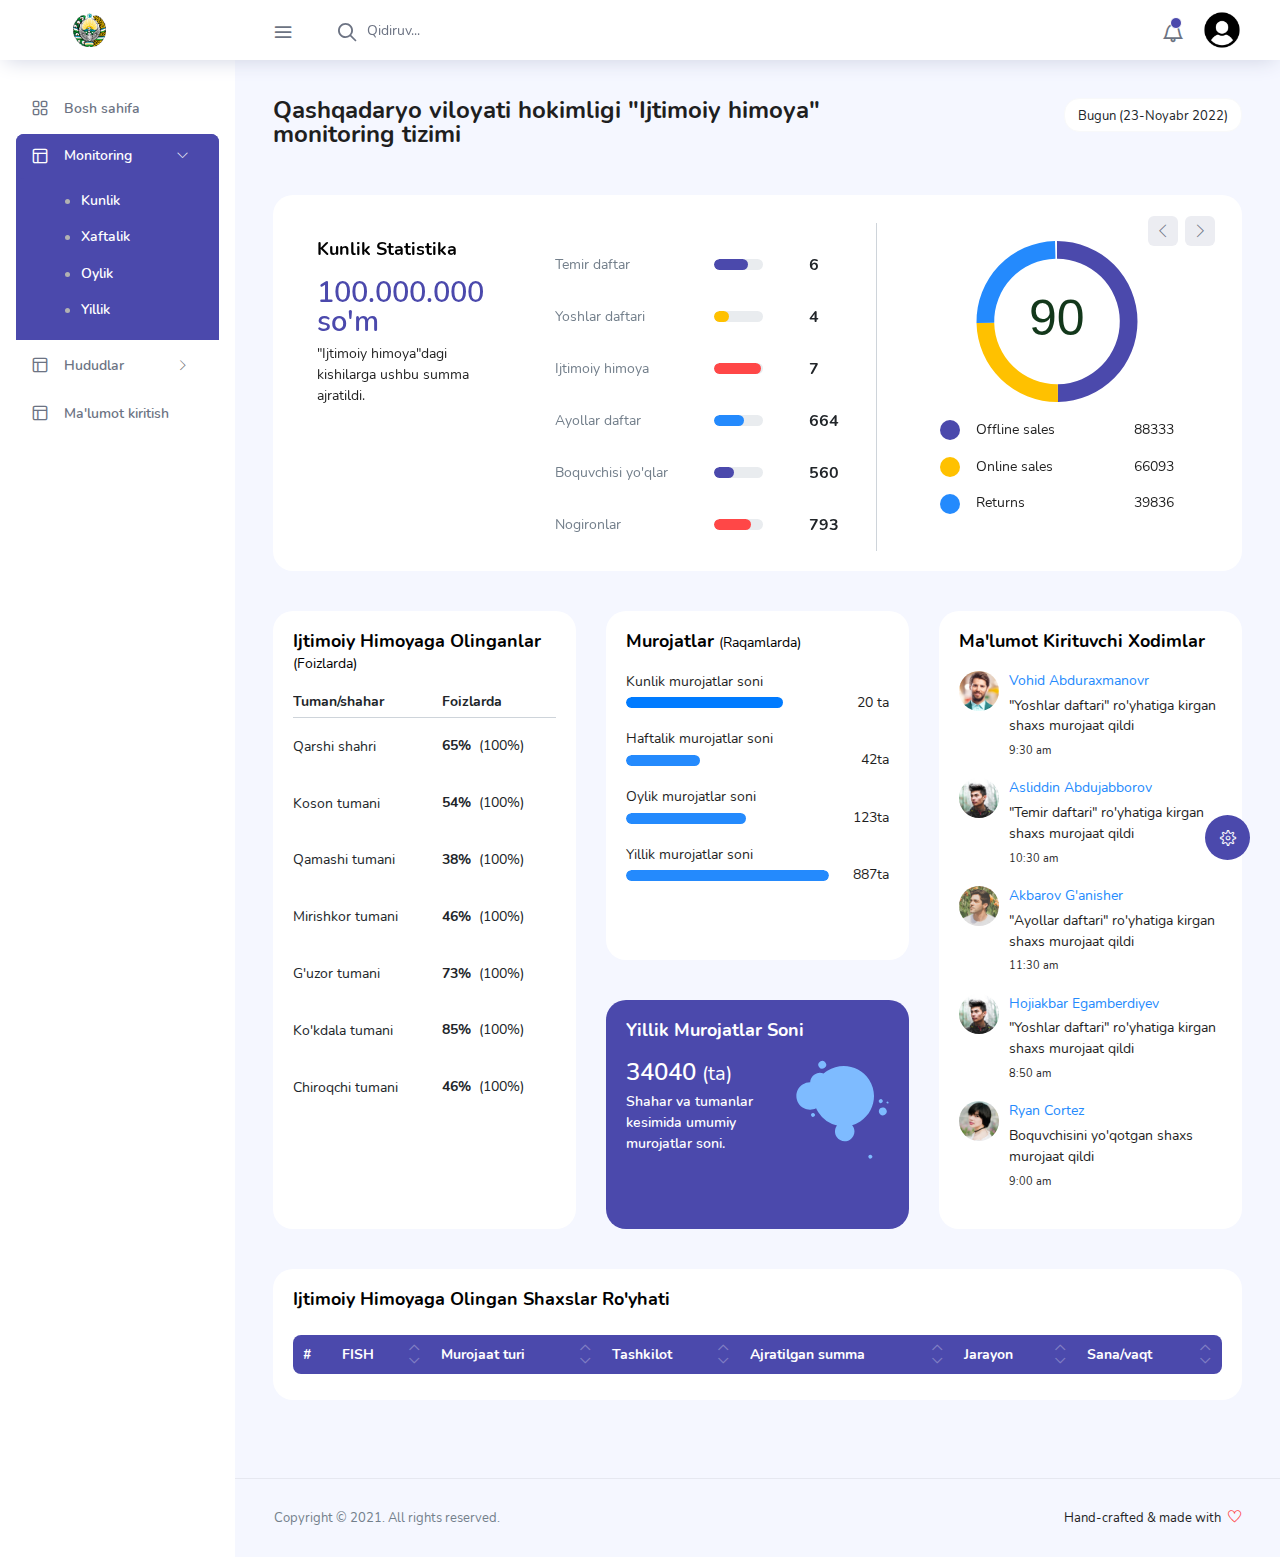
<file: main.html>
<!DOCTYPE html>
<html lang="en">

<head>
    <!-- Required meta tags -->
    <meta charset="utf-8">
    <meta name="viewport" content="width=device-width, initial-scale=1, shrink-to-fit=no">
    <title>Ma'lumot kiritish</title>
    <!-- plugins:css -->
    <link rel="stylesheet" href="vendors/feather/feather.css">
    <link rel="stylesheet" href="vendors/ti-icons/css/themify-icons.css">
    <link rel="stylesheet" href="vendors/css/vendor.bundle.base.css">
    <!-- endinject -->
    <!-- Plugin css for this page -->
    <link rel="stylesheet" href="vendors/datatables.net-bs4/dataTables.bootstrap4.css">
    <link rel="stylesheet" href="vendors/ti-icons/css/themify-icons.css">
    <link rel="stylesheet" type="text/css" href="js/select.dataTables.min.css">
    <!-- End plugin css for this page -->
    <!-- inject:css -->
    <link rel="stylesheet" href="css/vertical-layout-light/style.css">
    <!-- endinject -->
    <link rel="shortcut icon" href="images/favicon.png" />
</head>

<body>
    <div class="container-scroller">
        <!-- partial:partials/_navbar.html -->
        <nav class="navbar col-lg-12 col-12 p-0 fixed-top d-flex flex-row">
            <div class="text-center navbar-brand-wrapper d-flex align-items-center justify-content-center">
                <a class="navbar-brand brand-logo mr-5" href="./adminPanel.html"><img
                        src="./800px-Emblem_of_Uzbekistan.svg.png" class="mr-2" alt="logo" /></a>
                <a class="navbar-brand brand-logo-mini" href="./adminPanel.html"><img
                        src="./800px-Emblem_of_Uzbekistan.svg.png" alt="logo" /></a>
            </div>
            <div class="navbar-menu-wrapper d-flex align-items-center justify-content-end">
                <button class="navbar-toggler navbar-toggler align-self-center" type="button" data-toggle="minimize">
                    <span class="icon-menu"></span>
                </button>
                <ul class="navbar-nav mr-lg-2">
                    <li class="nav-item nav-search d-none d-lg-block">
                        <div class="input-group">
                            <div class="input-group-prepend hover-cursor" id="navbar-search-icon">
                                <span class="input-group-text" id="search">
                                    <i class="icon-search"></i>
                                </span>
                            </div>
                            <input type="text" class="form-control" id="navbar-search-input" placeholder="Qidiruv..."
                                aria-label="search" aria-describedby="search">
                        </div>
                    </li>
                </ul>
                <ul class="navbar-nav navbar-nav-right">
                    <li class="nav-item dropdown">
                        <a class="nav-link count-indicator dropdown-toggle" id="notificationDropdown" href="#"
                            data-toggle="dropdown">
                            <i class="icon-bell mx-0"></i>
                            <span class="count"></span>
                        </a>
                        <div class="dropdown-menu dropdown-menu-right navbar-dropdown preview-list"
                            aria-labelledby="notificationDropdown">
                            <p class="mb-0 font-weight-normal float-left dropdown-header">Bildirishnomalar</p>
                            <a class="dropdown-item preview-item">
                                <div class="preview-thumbnail">
                                    <div class="preview-icon bg-success">
                                        <i class="ti-info-alt mx-0"></i>
                                    </div>
                                </div>
                                <div class="preview-item-content">
                                    <h6 class="preview-subject font-weight-normal">"Temir daftar" orqali 1,285,000 so'm
                                        pul mablag'i
                                        ajratildi</h6>
                                    <p class="font-weight-light small-text mb-0 text-muted">
                                        5 daqiqa avval
                                    </p>
                                </div>
                            </a>
                            <a class="dropdown-item preview-item">
                                <div class="preview-thumbnail">
                                    <div class="preview-icon bg-warning">
                                        <i class="ti-settings mx-0"></i>
                                    </div>
                                </div>
                                <div class="preview-item-content">
                                    <h6 class="preview-subject font-weight-normal">"Yoshlar daftar" orqali 3,485,000
                                        so'm pul mablag'i
                                        ajratildi</h6>
                                    <p class="font-weight-light small-text mb-0 text-muted">
                                        1 soat oldin
                                    </p>
                                </div>
                            </a>
                            <a class="dropdown-item preview-item">
                                <div class="preview-thumbnail">
                                    <div class="preview-icon bg-info">
                                        <i class="ti-user mx-0"></i>
                                    </div>
                                </div>
                                <div class="preview-item-content">
                                    <h6 class="preview-subject font-weight-normal">"Temir daftar" orqali 285,000 so'm
                                        pul mablag'i
                                        ajratildi</h6>
                                    <p class="font-weight-light small-text mb-0 text-muted">
                                        1 kun oldin
                                    </p>
                                </div>
                            </a>
                        </div>
                    </li>
                    <li class="nav-item nav-profile dropdown">
                        <a class="nav-link dropdown-toggle" href="#" data-toggle="dropdown" id="profileDropdown">
                            <img src="./free-user-icon-3296-thumb.png" alt="profile" />
                        </a>
                        <div class="dropdown-menu dropdown-menu-right navbar-dropdown"
                            aria-labelledby="profileDropdown">
                            <a class="dropdown-item">
                                <i class="ti-settings text-primary"></i>
                                Sozlamalar
                            </a>
                            <a class="dropdown-item">
                                <i class="ti-power-off text-primary"></i>
                                Chiqish
                            </a>
                        </div>
                    </li>
                    <!-- <li class="nav-item nav-settings d-none d-lg-flex">
            <a class="nav-link" href="#">
              <i class="icon-ellipsis"></i>
            </a>
          </li> -->
                </ul>
                <button class="navbar-toggler navbar-toggler-right d-lg-none align-self-center" type="button"
                    data-toggle="offcanvas">
                    <span class="icon-menu"></span>
                </button>
            </div>
        </nav>
        <!-- partial -->
        <div class="container-fluid page-body-wrapper">
            <!-- partial:partials/_settings-panel.html -->
            <div class="theme-setting-wrapper">
                <div id="settings-trigger"><i class="ti-settings"></i></div>
                <div id="theme-settings" class="settings-panel">
                    <i class="settings-close ti-close"></i>
                    <p class="settings-heading">SIDEBAR SKINS</p>
                    <div class="sidebar-bg-options selected" id="sidebar-light-theme">
                        <div class="img-ss rounded-circle bg-light border mr-3"></div>Light
                    </div>
                    <div class="sidebar-bg-options" id="sidebar-dark-theme">
                        <div class="img-ss rounded-circle bg-dark border mr-3"></div>Dark
                    </div>
                    <p class="settings-heading mt-2">HEADER SKINS</p>
                    <div class="color-tiles mx-0 px-4">
                        <div class="tiles success"></div>
                        <div class="tiles warning"></div>
                        <div class="tiles danger"></div>
                        <div class="tiles info"></div>
                        <div class="tiles dark"></div>
                        <div class="tiles default"></div>
                    </div>
                </div>
            </div>
            <div id="right-sidebar" class="settings-panel">
                <i class="settings-close ti-close"></i>
                <ul class="nav nav-tabs border-top" id="setting-panel" role="tablist">
                    <li class="nav-item">
                        <a class="nav-link active" id="todo-tab" data-toggle="tab" href="#todo-section" role="tab"
                            aria-controls="todo-section" aria-expanded="true">TO DO LIST</a>
                    </li>
                    <li class="nav-item">
                        <a class="nav-link" id="chats-tab" data-toggle="tab" href="#chats-section" role="tab"
                            aria-controls="chats-section">CHATS</a>
                    </li>
                </ul>
                <div class="tab-content" id="setting-content">
                    <div class="tab-pane fade show active scroll-wrapper" id="todo-section" role="tabpanel"
                        aria-labelledby="todo-section">
                        <div class="add-items d-flex px-3 mb-0">
                            <form class="form w-100">
                                <div class="form-group d-flex">
                                    <input type="text" class="form-control todo-list-input" placeholder="Add To-do">
                                    <button type="submit" class="add btn btn-primary todo-list-add-btn"
                                        id="add-task">Add</button>
                                </div>
                            </form>
                        </div>
                        <div class="list-wrapper px-3">
                            <ul class="d-flex flex-column-reverse todo-list">
                                <li>
                                    <div class="form-check">
                                        <label class="form-check-label">
                                            <input class="checkbox" type="checkbox">
                                            Team review meeting at 3.00 PM
                                        </label>
                                    </div>
                                    <i class="remove ti-close"></i>
                                </li>
                                <li>
                                    <div class="form-check">
                                        <label class="form-check-label">
                                            <input class="checkbox" type="checkbox">
                                            Prepare for presentation
                                        </label>
                                    </div>
                                    <i class="remove ti-close"></i>
                                </li>
                                <li>
                                    <div class="form-check">
                                        <label class="form-check-label">
                                            <input class="checkbox" type="checkbox">
                                            Resolve all the low priority tickets due today
                                        </label>
                                    </div>
                                    <i class="remove ti-close"></i>
                                </li>
                                <li class="completed">
                                    <div class="form-check">
                                        <label class="form-check-label">
                                            <input class="checkbox" type="checkbox" checked>
                                            Schedule meeting for next week
                                        </label>
                                    </div>
                                    <i class="remove ti-close"></i>
                                </li>
                                <li class="completed">
                                    <div class="form-check">
                                        <label class="form-check-label">
                                            <input class="checkbox" type="checkbox" checked>
                                            Project review
                                        </label>
                                    </div>
                                    <i class="remove ti-close"></i>
                                </li>
                            </ul>
                        </div>
                        <h4 class="px-3 text-muted mt-5 font-weight-light mb-0">Events</h4>
                        <div class="events pt-4 px-3">
                            <div class="wrapper d-flex mb-2">
                                <i class="ti-control-record text-primary mr-2"></i>
                                <span>Feb 11 2018</span>
                            </div>
                            <p class="mb-0 font-weight-thin text-gray">Creating component page build a js</p>
                            <p class="text-gray mb-0">The total number of sessions</p>
                        </div>
                        <div class="events pt-4 px-3">
                            <div class="wrapper d-flex mb-2">
                                <i class="ti-control-record text-primary mr-2"></i>
                                <span>Feb 7 2018</span>
                            </div>
                            <p class="mb-0 font-weight-thin text-gray">Meeting with Alisa</p>
                            <p class="text-gray mb-0 ">Call Sarah Graves</p>
                        </div>
                    </div>
                    <!-- To do section tab ends -->
                    <div class="tab-pane fade" id="chats-section" role="tabpanel" aria-labelledby="chats-section">
                        <div class="d-flex align-items-center justify-content-between border-bottom">
                            <p class="settings-heading border-top-0 mb-3 pl-3 pt-0 border-bottom-0 pb-0">Friends</p>
                            <small
                                class="settings-heading border-top-0 mb-3 pt-0 border-bottom-0 pb-0 pr-3 font-weight-normal">See
                                All</small>
                        </div>
                        <ul class="chat-list">
                            <li class="list active">
                                <div class="profile"><img src="images/faces/face1.jpg" alt="image"><span
                                        class="online"></span></div>
                                <div class="info">
                                    <p>Thomas Douglas</p>
                                    <p>Available</p>
                                </div>
                                <small class="text-muted my-auto">19 min</small>
                            </li>
                            <li class="list">
                                <div class="profile"><img src="images/faces/face2.jpg" alt="image"><span
                                        class="offline"></span></div>
                                <div class="info">
                                    <div class="wrapper d-flex">
                                        <p>Catherine</p>
                                    </div>
                                    <p>Away</p>
                                </div>
                                <div class="badge badge-success badge-pill my-auto mx-2">4</div>
                                <small class="text-muted my-auto">23 min</small>
                            </li>
                            <li class="list">
                                <div class="profile"><img src="images/faces/face3.jpg" alt="image"><span
                                        class="online"></span></div>
                                <div class="info">
                                    <p>Daniel Russell</p>
                                    <p>Available</p>
                                </div>
                                <small class="text-muted my-auto">14 min</small>
                            </li>
                            <li class="list">
                                <div class="profile"><img src="images/faces/face4.jpg" alt="image"><span
                                        class="offline"></span></div>
                                <div class="info">
                                    <p>James Richardson</p>
                                    <p>Away</p>
                                </div>
                                <small class="text-muted my-auto">2 min</small>
                            </li>
                            <li class="list">
                                <div class="profile"><img src="images/faces/face5.jpg" alt="image"><span
                                        class="online"></span></div>
                                <div class="info">
                                    <p>Madeline Kennedy</p>
                                    <p>Available</p>
                                </div>
                                <small class="text-muted my-auto">5 min</small>
                            </li>
                            <li class="list">
                                <div class="profile"><img src="images/faces/face6.jpg" alt="image"><span
                                        class="online"></span></div>
                                <div class="info">
                                    <p>Sarah Graves</p>
                                    <p>Available</p>
                                </div>
                                <small class="text-muted my-auto">47 min</small>
                            </li>
                        </ul>
                    </div>
                    <!-- chat tab ends -->
                </div>
            </div>
            <!-- partial -->
            <!-- partial:partials/_sidebar.html -->
            <nav class="sidebar sidebar-offcanvas" id="sidebar">
                <ul class="nav">
                    <li class="nav-item">
                        <a class="nav-link" href="./adminPanel.html">
                            <i class="icon-grid menu-icon"></i>
                            <span class="menu-title">Bosh sahifa</span>
                        </a>
                    </li>
                    <li class="nav-item">
                        <a class="nav-link" data-toggle="collapse" href="#ui-basic" aria-expanded="false"
                            aria-controls="ui-basic">
                            <i class="icon-layout menu-icon"></i>
                            <span class="menu-title">Monitoring</span>
                            <i class="menu-arrow"></i>
                        </a>
                        <div class="collapse" id="ui-basic">
                            <ul class="nav flex-column sub-menu">
                                <li class="nav-item"> <a class="nav-link" href="./main.html">Kunlik</a></li>
                                <li class="nav-item"> <a class="nav-link" href="./main.html">Xaftalik</a></li>
                                <li class="nav-item"> <a class="nav-link" href="./main.html">Oylik</a></li>
                                <li class="nav-item"> <a class="nav-link" href="./main.html">Yillik</a></li>
                            </ul>
                        </div>
                    </li>
                    <li class="nav-item">
                        <a class="nav-link" data-toggle="collapse" href="#ui-basics" aria-expanded="false"
                            aria-controls="ui-basic">
                            <i class="icon-layout menu-icon"></i>
                            <span class="menu-title">Hududlar</span>
                            <i class="menu-arrow"></i>
                        </a>
                        <div class="collapse" id="ui-basics">
                            <ul class="nav flex-column sub-menu">
                                <li class="nav-item"> <a class="nav-link" href="./village.html">Qarshi shahri</a></li>
                                <li class="nav-item"> <a class="nav-link" href="./village.html">Qarshi tumani</a></li>
                                <li class="nav-item"> <a class="nav-link" href="./village.html">Shaxrisabz tumani</a>
                                </li>
                                <li class="nav-item"> <a class="nav-link" href="./village.html">G'uzor tumani</a></li>
                                <li class="nav-item"> <a class="nav-link" href="./village.html">Chiroqchi tumani</a>
                                </li>
                                <li class="nav-item"> <a class="nav-link" href="./village.html">Ko'kdala tumani</a></li>
                                <li class="nav-item"> <a class="nav-link" href="./village.html">Mirishkor tumani</a>
                                </li>
                                <li class="nav-item"> <a class="nav-link" href="./village.html">Dehqonobod tumani</a>
                                </li>
                                <li class="nav-item"> <a class="nav-link" href="./village.html">Qamashi tumani</a></li>
                                <li class="nav-item"> <a class="nav-link" href="./village.html">Muborak tumani</a></li>
                                <li class="nav-item"> <a class="nav-link" href="./village.html">Koson tumani</a></li>
                                <li class="nav-item"> <a class="nav-link" href="./village.html">Kasbi tumani</a></li>
                                <li class="nav-item"> <a class="nav-link" href="./village.html">Nishon tumani</a></li>
                                <li class="nav-item"> <a class="nav-link" href="./village.html">Yakkabog' tumani</a>
                                </li>
                                <li class="nav-item"> <a class="nav-link" href="./village.html">Kitob tumani</a></li>
                            </ul>
                        </div>
                    </li>
                    <li class="nav-item">
                        <a class="nav-link" href="./newData.html" aria-expanded="false" aria-controls="form-elements">
                            <i class="icon-layout menu-icon"></i>
                            <span class="menu-title">Ma'lumot kiritish</span>
                        </a>
                        <div class="collapse" id="form-elements">
                            <ul class="nav flex-column sub-menu">
                                <li class="nav-item"><a class="nav-link" href="./newData.html">Basic
                                        Elements</a></li>
                            </ul>
                        </div>
                    </li>
                    <!-- aaaaaaaaaa -->
                    <!-- <li class="nav-item">
            <a class="nav-link" data-toggle="collapse" href="#charts" aria-expanded="false" aria-controls="charts">
              <i class="icon-bar-graph menu-icon"></i>
              <span class="menu-title">Charts</span>
              <i class="menu-arrow"></i>
            </a>
            <div class="collapse" id="charts">
              <ul class="nav flex-column sub-menu">
                <li class="nav-item"> <a class="nav-link" href="pages/charts/chartjs.html">ChartJs</a></li>
              </ul>
            </div>
          </li>
          <li class="nav-item">
            <a class="nav-link" data-toggle="collapse" href="#tables" aria-expanded="false" aria-controls="tables">
              <i class="icon-grid-2 menu-icon"></i>
              <span class="menu-title">Tables</span>
              <i class="menu-arrow"></i>
            </a>
            <div class="collapse" id="tables">
              <ul class="nav flex-column sub-menu">
                <li class="nav-item"> <a class="nav-link" href="pages/tables/basic-table.html">Basic table</a></li>
              </ul>
            </div>
          </li>
          <li class="nav-item">
            <a class="nav-link" data-toggle="collapse" href="#icons" aria-expanded="false" aria-controls="icons">
              <i class="icon-contract menu-icon"></i>
              <span class="menu-title">Icons</span>
              <i class="menu-arrow"></i>
            </a>
            <div class="collapse" id="icons">
              <ul class="nav flex-column sub-menu">
                <li class="nav-item"> <a class="nav-link" href="pages/icons/mdi.html">Mdi icons</a></li>
              </ul>
            </div>
          </li>
          <li class="nav-item">
            <a class="nav-link" data-toggle="collapse" href="#auth" aria-expanded="false" aria-controls="auth">
              <i class="icon-head menu-icon"></i>
              <span class="menu-title">User Pages</span>
              <i class="menu-arrow"></i>
            </a>
            <div class="collapse" id="auth">
              <ul class="nav flex-column sub-menu">
                <li class="nav-item"> <a class="nav-link" href="pages/samples/login.html"> Login </a></li>
                <li class="nav-item"> <a class="nav-link" href="pages/samples/register.html"> Register </a></li>
              </ul>
            </div>
          </li>
          <li class="nav-item">
            <a class="nav-link" data-toggle="collapse" href="#error" aria-expanded="false" aria-controls="error">
              <i class="icon-ban menu-icon"></i>
              <span class="menu-title">Error pages</span>
              <i class="menu-arrow"></i>
            </a>
            <div class="collapse" id="error">
              <ul class="nav flex-column sub-menu">
                <li class="nav-item"> <a class="nav-link" href="pages/samples/error-404.html"> 404 </a></li>
                <li class="nav-item"> <a class="nav-link" href="pages/samples/error-500.html"> 500 </a></li>
              </ul>
            </div>
          </li>
          <li class="nav-item">
            <a class="nav-link" href="pages/documentation/documentation.html">
              <i class="icon-paper menu-icon"></i>
              <span class="menu-title">Documentation</span>
            </a>
          </li> -->
                </ul>
            </nav>
            <!-- partial -->
            <div class="main-panel">

                <div class="content-wrapper">
                    <div class="row">
                        <div class="col-md-12 grid-margin">
                            <div class="row">
                                <div class="col-12 col-xl-8 mb-4 mb-xl-0">
                                    <h3 class="font-weight-bold">Qashqadaryo viloyati hokimligi "Ijtimoiy himoya"
                                        monitoring tizimi</h3>
                                    <!-- <h6 class="font-weight-normal mb-0">Qashqadaryo viloyati "Ijtimoiy ximoya" tizimiga</h6> -->
                                </div>
                                <div class="col-12 col-xl-4">
                                    <div class="justify-content-end d-flex">
                                        <div class="dropdown flex-md-grow-1 flex-xl-grow-0">
                                            <button class="btn btn-sm btn-light bg-white" type="button"
                                                aria-haspopup="true" aria-expanded="true">
                                                <i class="mdi mdi-calendar"></i> Bugun (23-Noyabr 2022)
                                            </button>
                                        </div>
                                    </div>
                                </div>
                            </div>
                        </div>
                    </div>


                    <div class="row">
                        <div class="col-md-12 grid-margin stretch-card">
                            <div class="card position-relative">
                                <div class="card-body">
                                    <div id="detailedReports"
                                        class="carousel slide detailed-report-carousel position-static pt-2"
                                        data-ride="carousel">
                                        <div class="carousel-inner">
                                            <div class="carousel-item active">
                                                <div class="row">
                                                    <div
                                                        class="col-md-12 col-xl-3 d-flex flex-column justify-content-start">
                                                        <div class="ml-xl-4 mt-3">
                                                            <p class="card-title">Kunlik statistika</p>
                                                            <h1 class="text-primary" style="font-size:1.8rem;">
                                                                100.000.000 so'm</h1>
                                                            <!-- <h3 class="font-weight-500 mb-xl-4 text-primary">North America</h3> -->
                                                            <p class="mb-2 mb-xl-0">"Ijtimoiy himoya"dagi kishilarga
                                                                ushbu summa ajratildi.</p>
                                                        </div>
                                                    </div>
                                                    <div class="col-md-12 col-xl-9">
                                                        <div class="row">
                                                            <div class="col-md-6 border-right">
                                                                <div class="table-responsive mb-3 mb-md-0 mt-3">
                                                                    <table class="table table-borderless report-table">
                                                                        <tr>
                                                                            <td class="text-muted">Temir daftar</td>
                                                                            <td class="w-100 px-0">
                                                                                <div class="progress progress-md mx-4">
                                                                                    <div class="progress-bar bg-primary"
                                                                                        role="progressbar"
                                                                                        style="width: 70%"
                                                                                        aria-valuenow="70"
                                                                                        aria-valuemin="0"
                                                                                        aria-valuemax="100"></div>
                                                                                </div>
                                                                            </td>
                                                                            <td>
                                                                                <h5 class="font-weight-bold mb-0">6</h5>
                                                                            </td>
                                                                        </tr>
                                                                        <tr>
                                                                            <td class="text-muted">Yoshlar daftari</td>
                                                                            <td class="w-100 px-0">
                                                                                <div class="progress progress-md mx-4">
                                                                                    <div class="progress-bar bg-warning"
                                                                                        role="progressbar"
                                                                                        style="width: 30%"
                                                                                        aria-valuenow="30"
                                                                                        aria-valuemin="0"
                                                                                        aria-valuemax="100"></div>
                                                                                </div>
                                                                            </td>
                                                                            <td>
                                                                                <h5 class="font-weight-bold mb-0">4</h5>
                                                                            </td>
                                                                        </tr>
                                                                        <tr>
                                                                            <td class="text-muted">Ijtimoiy himoya</td>
                                                                            <td class="w-100 px-0">
                                                                                <div class="progress progress-md mx-4">
                                                                                    <div class="progress-bar bg-danger"
                                                                                        role="progressbar"
                                                                                        style="width: 95%"
                                                                                        aria-valuenow="95"
                                                                                        aria-valuemin="0"
                                                                                        aria-valuemax="100"></div>
                                                                                </div>
                                                                            </td>
                                                                            <td>
                                                                                <h5 class="font-weight-bold mb-0">7</h5>
                                                                            </td>
                                                                        </tr>
                                                                        <tr>
                                                                            <td class="text-muted">Ayollar daftar</td>
                                                                            <td class="w-100 px-0">
                                                                                <div class="progress progress-md mx-4">
                                                                                    <div class="progress-bar bg-info"
                                                                                        role="progressbar"
                                                                                        style="width: 60%"
                                                                                        aria-valuenow="60"
                                                                                        aria-valuemin="0"
                                                                                        aria-valuemax="100"></div>
                                                                                </div>
                                                                            </td>
                                                                            <td>
                                                                                <h5 class="font-weight-bold mb-0">664
                                                                                </h5>
                                                                            </td>
                                                                        </tr>
                                                                        <tr>
                                                                            <td class="text-muted">Boquvchisi yo'qlar
                                                                            </td>
                                                                            <td class="w-100 px-0">
                                                                                <div class="progress progress-md mx-4">
                                                                                    <div class="progress-bar bg-primary"
                                                                                        role="progressbar"
                                                                                        style="width: 40%"
                                                                                        aria-valuenow="40"
                                                                                        aria-valuemin="0"
                                                                                        aria-valuemax="100"></div>
                                                                                </div>
                                                                            </td>
                                                                            <td>
                                                                                <h5 class="font-weight-bold mb-0">560
                                                                                </h5>
                                                                            </td>
                                                                        </tr>
                                                                        <tr>
                                                                            <td class="text-muted">Nogironlar</td>
                                                                            <td class="w-100 px-0">
                                                                                <div class="progress progress-md mx-4">
                                                                                    <div class="progress-bar bg-danger"
                                                                                        role="progressbar"
                                                                                        style="width: 75%"
                                                                                        aria-valuenow="75"
                                                                                        aria-valuemin="0"
                                                                                        aria-valuemax="100"></div>
                                                                                </div>
                                                                            </td>
                                                                            <td>
                                                                                <h5 class="font-weight-bold mb-0">793
                                                                                </h5>
                                                                            </td>
                                                                        </tr>
                                                                    </table>
                                                                </div>
                                                            </div>
                                                            <div class="col-md-6 mt-3">
                                                                <canvas id="north-america-chart"></canvas>
                                                                <div id="north-america-legend"></div>
                                                            </div>
                                                        </div>
                                                    </div>
                                                </div>
                                            </div>
                                            <!-- <div class="carousel-item">
                                  <div class="row">
                                    <div class="col-md-12 col-xl-3 d-flex flex-column justify-content-start">
                                      <div class="ml-xl-4 mt-3">
                                        <p class="card-title">Detailed Reports</p>
                                        <h1 class="text-primary">$34040</h1>
                                        <h3 class="font-weight-500 mb-xl-4 text-primary">North America</h3>
                                        <p class="mb-2 mb-xl-0">The total number of sessions within the date range. It is the
                                          period time a user is actively engaged with your website, page or app, etc</p>
                                      </div>
                                    </div>
                                    <div class="col-md-12 col-xl-9">
                                      <div class="row">
                                        <div class="col-md-6 border-right">
                                          <div class="table-responsive mb-3 mb-md-0 mt-3">
                                            <table class="table table-borderless report-table">
                                              <tr>
                                                <td class="text-muted">Illinois</td>
                                                <td class="w-100 px-0">
                                                  <div class="progress progress-md mx-4">
                                                    <div class="progress-bar bg-primary" role="progressbar" style="width: 70%"
                                                      aria-valuenow="70" aria-valuemin="0" aria-valuemax="100"></div>
                                                  </div>
                                                </td>
                                                <td>
                                                  <h5 class="font-weight-bold mb-0">713</h5>
                                                </td>
                                              </tr>
                                              <tr>
                                                <td class="text-muted">Washington</td>
                                                <td class="w-100 px-0">
                                                  <div class="progress progress-md mx-4">
                                                    <div class="progress-bar bg-warning" role="progressbar" style="width: 30%"
                                                      aria-valuenow="30" aria-valuemin="0" aria-valuemax="100"></div>
                                                  </div>
                                                </td>
                                                <td>
                                                  <h5 class="font-weight-bold mb-0">583</h5>
                                                </td>
                                              </tr>
                                              <tr>
                                                <td class="text-muted">Mississippi</td>
                                                <td class="w-100 px-0">
                                                  <div class="progress progress-md mx-4">
                                                    <div class="progress-bar bg-danger" role="progressbar" style="width: 95%"
                                                      aria-valuenow="95" aria-valuemin="0" aria-valuemax="100"></div>
                                                  </div>
                                                </td>
                                                <td>
                                                  <h5 class="font-weight-bold mb-0">924</h5>
                                                </td>
                                              </tr>
                                              <tr>
                                                <td class="text-muted">California</td>
                                                <td class="w-100 px-0">
                                                  <div class="progress progress-md mx-4">
                                                    <div class="progress-bar bg-info" role="progressbar" style="width: 60%"
                                                      aria-valuenow="60" aria-valuemin="0" aria-valuemax="100"></div>
                                                  </div>
                                                </td>
                                                <td>
                                                  <h5 class="font-weight-bold mb-0">664</h5>
                                                </td>
                                              </tr>
                                              <tr>
                                                <td class="text-muted">Maryland</td>
                                                <td class="w-100 px-0">
                                                  <div class="progress progress-md mx-4">
                                                    <div class="progress-bar bg-primary" role="progressbar" style="width: 40%"
                                                      aria-valuenow="40" aria-valuemin="0" aria-valuemax="100"></div>
                                                  </div>
                                                </td>
                                                <td>
                                                  <h5 class="font-weight-bold mb-0">560</h5>
                                                </td>
                                              </tr>
                                              <tr>
                                                <td class="text-muted">Alaska</td>
                                                <td class="w-100 px-0">
                                                  <div class="progress progress-md mx-4">
                                                    <div class="progress-bar bg-danger" role="progressbar" style="width: 75%"
                                                      aria-valuenow="75" aria-valuemin="0" aria-valuemax="100"></div>
                                                  </div>
                                                </td>
                                                <td>
                                                  <h5 class="font-weight-bold mb-0">793</h5>
                                                </td>
                                              </tr>
                                            </table>
                                          </div>
                                        </div>
                                        <div class="col-md-6 mt-3">
                                          <canvas id="south-america-chart"></canvas>
                                          <div id="south-america-legend"></div>
                                        </div>
                                      </div>
                                    </div>
                                  </div>
                                </div> -->
                                        </div>
                                        <a class="carousel-control-prev" href="#detailedReports" role="button"
                                            data-slide="prev">
                                            <span class="carousel-control-prev-icon" aria-hidden="true"></span>
                                            <span class="sr-only">Previous</span>
                                        </a>
                                        <a class="carousel-control-next" href="#detailedReports" role="button"
                                            data-slide="next">
                                            <span class="carousel-control-next-icon" aria-hidden="true"></span>
                                            <span class="sr-only">Next</span>
                                        </a>
                                    </div>
                                </div>
                            </div>
                        </div>
                    </div>
                    <div class="row">
                        <div class="col-md-4 stretch-card grid-margin">
                            <div class="card">
                                <div class="card-body">
                                    <p class="card-title mb-1">Ijtimoiy himoyaga olinganlar <small>(foizlarda)</small>
                                    </p>
                                    <div class="table-responsive">
                                        <table class="table table-borderless">
                                            <thead>
                                                <tr>
                                                    <th class="pl-0  pb-2 border-bottom">Tuman/shahar</th>
                                                    <th class="border-bottom pb-2">Foizlarda</th>
                                                    <th class="border-bottom pb-2">Shaxs</th>
                                                </tr>
                                            </thead>
                                            <tbody>
                                                <tr>
                                                    <td class="pl-0">Qarshi shahri</td>
                                                    <td>
                                                        <p class="mb-0"><span
                                                                class="font-weight-bold mr-2">65%</span>(100%)</p>
                                                    </td>
                                                    <td class="text-muted">465</td>
                                                </tr>
                                                <tr>
                                                    <td class="pl-0">Koson tumani</td>
                                                    <td>
                                                        <p class="mb-0"><span
                                                                class="font-weight-bold mr-2">54%</span>(100%)</p>
                                                    </td>
                                                    <td class="text-muted">251</td>
                                                </tr>
                                                <tr>
                                                    <td class="pl-0">Qamashi tumani</td>
                                                    <td>
                                                        <p class="mb-0"><span
                                                                class="font-weight-bold mr-2">38%</span>(100%)</p>
                                                    </td>
                                                    <td class="text-muted">163</td>
                                                </tr>
                                                <tr>
                                                    <td class="pl-0">Mirishkor tumani</td>
                                                    <td>
                                                        <p class="mb-0"><span
                                                                class="font-weight-bold mr-2">46%</span>(100%)</p>
                                                    </td>
                                                    <td class="text-muted">115</td>
                                                </tr>
                                                <tr>
                                                    <td class="pl-0">G'uzor tumani</td>
                                                    <td>
                                                        <p class="mb-0"><span
                                                                class="font-weight-bold mr-2">73%</span>(100%)</p>
                                                    </td>
                                                    <td class="text-muted">127</td>
                                                </tr>
                                                <tr>
                                                    <td class="pl-0">Ko'kdala tumani</td>
                                                    <td>
                                                        <p class="mb-0"><span
                                                                class="font-weight-bold mr-2">85%</span>(100%)</p>
                                                    </td>
                                                    <td class="text-muted">71</td>
                                                </tr>
                                                <tr>
                                                    <td class="pl-0 pb-0">Chiroqchi tumani</td>
                                                    <td class="pb-0">
                                                        <p class="mb-0"><span
                                                                class="font-weight-bold mr-2">46%</span>(100%)</p>
                                                    </td>
                                                    <td class="pb-0">147</td>
                                                </tr>
                                            </tbody>
                                        </table>
                                    </div>
                                </div>
                            </div>
                        </div>
                        <div class="col-md-4 stretch-card grid-margin">
                            <div class="row">
                                <div class="col-md-12 grid-margin stretch-card">
                                    <div class="card">
                                        <div class="card-body">
                                            <p class="card-title">Murojatlar <small>(raqamlarda)</small></p>
                                            <div class="charts-data">
                                                <div class="mt-3">
                                                    <p class="mb-0">Kunlik murojatlar soni</p>
                                                    <div class="d-flex justify-content-between align-items-center">
                                                        <div class="progress progress-md flex-grow-1 mr-4">
                                                            <div class="progress-bar bg-inf0" role="progressbar"
                                                                style="width: 76%" aria-valuenow="95" aria-valuemin="0"
                                                                aria-valuemax="100"></div>
                                                        </div>
                                                        <p class="mb-0">20 ta</p>
                                                    </div>
                                                </div>
                                                <div class="mt-3">
                                                    <p class="mb-0">Haftalik murojatlar soni</p>
                                                    <div class="d-flex justify-content-between align-items-center">
                                                        <div class="progress progress-md flex-grow-1 mr-4">
                                                            <div class="progress-bar bg-info" role="progressbar"
                                                                style="width: 35%" aria-valuenow="35" aria-valuemin="0"
                                                                aria-valuemax="100"></div>
                                                        </div>
                                                        <p class="mb-0">42ta</p>
                                                    </div>
                                                </div>
                                                <div class="mt-3">
                                                    <p class="mb-0">Oylik murojatlar soni</p>
                                                    <div class="d-flex justify-content-between align-items-center">
                                                        <div class="progress progress-md flex-grow-1 mr-4">
                                                            <div class="progress-bar bg-info" role="progressbar"
                                                                style="width: 59%" aria-valuenow="48" aria-valuemin="0"
                                                                aria-valuemax="100"></div>
                                                        </div>
                                                        <p class="mb-0">123ta</p>
                                                    </div>
                                                </div>
                                                <div class="mt-3">
                                                    <p class="mb-0">Yillik murojatlar soni</p>
                                                    <div class="d-flex justify-content-between align-items-center">
                                                        <div class="progress progress-md flex-grow-1 mr-4">
                                                            <div class="progress-bar bg-info" role="progressbar"
                                                                style="width: 100%" aria-valuenow="25" aria-valuemin="0"
                                                                aria-valuemax="100"></div>
                                                        </div>
                                                        <p class="mb-0">887ta</p>
                                                    </div>
                                                </div>
                                            </div>
                                        </div>
                                    </div>
                                </div>
                                <div class="col-md-12 stretch-card grid-margin grid-margin-md-0">
                                    <div class="card data-icon-card-primary">
                                        <div class="card-body">
                                            <p class="card-title text-white">Yillik murojatlar soni</p>
                                            <div class="row">
                                                <div class="col-8 text-white">
                                                    <h3>34040 <small>(ta)</small> </h3>
                                                    <p class="text-white font-weight-500 mb-0">Shahar va tumanlar
                                                        kesimida umumiy murojatlar soni.</p>
                                                </div>
                                                <div class="col-4 background-icon">
                                                </div>
                                            </div>
                                        </div>
                                    </div>
                                </div>
                            </div>
                        </div>
                        <div class="col-md-4 stretch-card grid-margin">
                            <div class="card">
                                <div class="card-body">
                                    <p class="card-title">Ma'lumot kirituvchi xodimlar</p>
                                    <ul class="icon-data-list">
                                        <li>
                                            <div class="d-flex">
                                                <img src="images/faces/face1.jpg" alt="user">
                                                <div>
                                                    <p class="text-info mb-1">Vohid Abduraxmanovr</p>
                                                    <p class="mb-0">"Yoshlar daftari" ro'yhatiga kirgan shaxs murojaat
                                                        qildi</p>
                                                    <small>9:30 am</small>
                                                </div>
                                            </div>
                                        </li>
                                        <li>
                                            <div class="d-flex">
                                                <img src="images/faces/face4.jpg" alt="user">
                                                <div>
                                                    <p class="text-info mb-1">Asliddin Abdujabborov</p>
                                                    <p class="mb-0">"Temir daftari" ro'yhatiga kirgan shaxs murojaat
                                                        qildi</p>
                                                    <small>10:30 am</small>
                                                </div>
                                            </div>
                                        </li>
                                        <li>
                                            <div class="d-flex">
                                                <img src="images/faces/face3.jpg" alt="user">
                                                <div>
                                                    <p class="text-info mb-1">Akbarov G'anisher</p>
                                                    <p class="mb-0">"Ayollar daftari" ro'yhatiga kirgan shaxs murojaat
                                                        qildi</p>
                                                    <small>11:30 am</small>
                                                </div>
                                            </div>
                                        </li>
                                        <li>
                                            <div class="d-flex">
                                                <img src="images/faces/face4.jpg" alt="user">
                                                <div>
                                                    <p class="text-info mb-1">Hojiakbar Egamberdiyev</p>
                                                    <p class="mb-0">"Yoshlar daftari" ro'yhatiga kirgan shaxs murojaat
                                                        qildi</p>
                                                    <small>8:50 am</small>
                                                </div>
                                            </div>
                                        </li>
                                        <li>
                                            <div class="d-flex">
                                                <img src="images/faces/face5.jpg" alt="user">
                                                <div>
                                                    <p class="text-info mb-1">Ryan Cortez</p>
                                                    <p class="mb-0">Boquvchisini yo'qotgan shaxs murojaat qildi</p>
                                                    <small>9:00 am</small>
                                                </div>
                                            </div>
                                        </li>
                                    </ul>
                                </div>
                            </div>
                        </div>
                    </div>
                    <div class="row">
                        <div class="col-md-12 grid-margin stretch-card">
                            <div class="card">
                                <div class="card-body">
                                    <p class="card-title">Ijtimoiy himoyaga olingan shaxslar ro'yhati</p>
                                    <div class="row">
                                        <div class="col-12">
                                            <div class="table-responsive">
                                                <table id="example" class="display expandable-table" style="width:100%">
                                                    <thead>
                                                        <tr>
                                                            <th>#</th>
                                                            <th>FISH</th>
                                                            <th>Murojaat turi</th>
                                                            <th>Tashkilot</th>
                                                            <th>Ajratilgan summa</th>
                                                            <th>Jarayon</th>
                                                            <th>Sana/vaqt</th>
                                                            <!-- <th></th> -->
                                                        </tr>
                                                    </thead>
                                                </table>
                                            </div>
                                        </div>
                                    </div>
                                </div>
                            </div>
                        </div>
                    </div>
                </div>

                <!-- content-wrapper ends -->
                <!-- partial:partials/_footer.html -->
                <footer class="footer">
                    <div class="d-sm-flex justify-content-center justify-content-sm-between">
                        <span class="text-muted text-center text-sm-left d-block d-sm-inline-block">Copyright © 2021.
                            All rights reserved.</span>
                        <span class="float-none float-sm-right d-block mt-1 mt-sm-0 text-center">Hand-crafted & made
                            with <i class="ti-heart text-danger ml-1"></i></span>
                    </div>
                </footer>
                <!-- partial -->
            </div>
            <!-- main-panel ends -->
        </div>
        <!-- page-body-wrapper ends -->
    </div>
    <!-- container-scroller -->

    <!-- plugins:js -->
    <script src="vendors/js/vendor.bundle.base.js"></script>
    <!-- endinject -->
    <!-- Plugin js for this page -->
    <script src="vendors/chart.js/Chart.min.js"></script>
    <script src="vendors/datatables.net/jquery.dataTables.js"></script>
    <script src="vendors/datatables.net-bs4/dataTables.bootstrap4.js"></script>
    <script src="js/dataTables.select.min.js"></script>

    <!-- End plugin js for this page -->
    <!-- inject:js -->
    <script src="js/off-canvas.js"></script>
    <script src="js/hoverable-collapse.js"></script>
    <script src="js/template.js"></script>
    <script src="js/settings.js"></script>
    <script src="js/todolist.js"></script>
    <!-- endinject -->
    <!-- Custom js for this page-->
    <script src="js/dashboard.js"></script>
    <script src="js/Chart.roundedBarCharts.js"></script>
    <!-- End custom js for this page-->
</body>

</html>
</file>
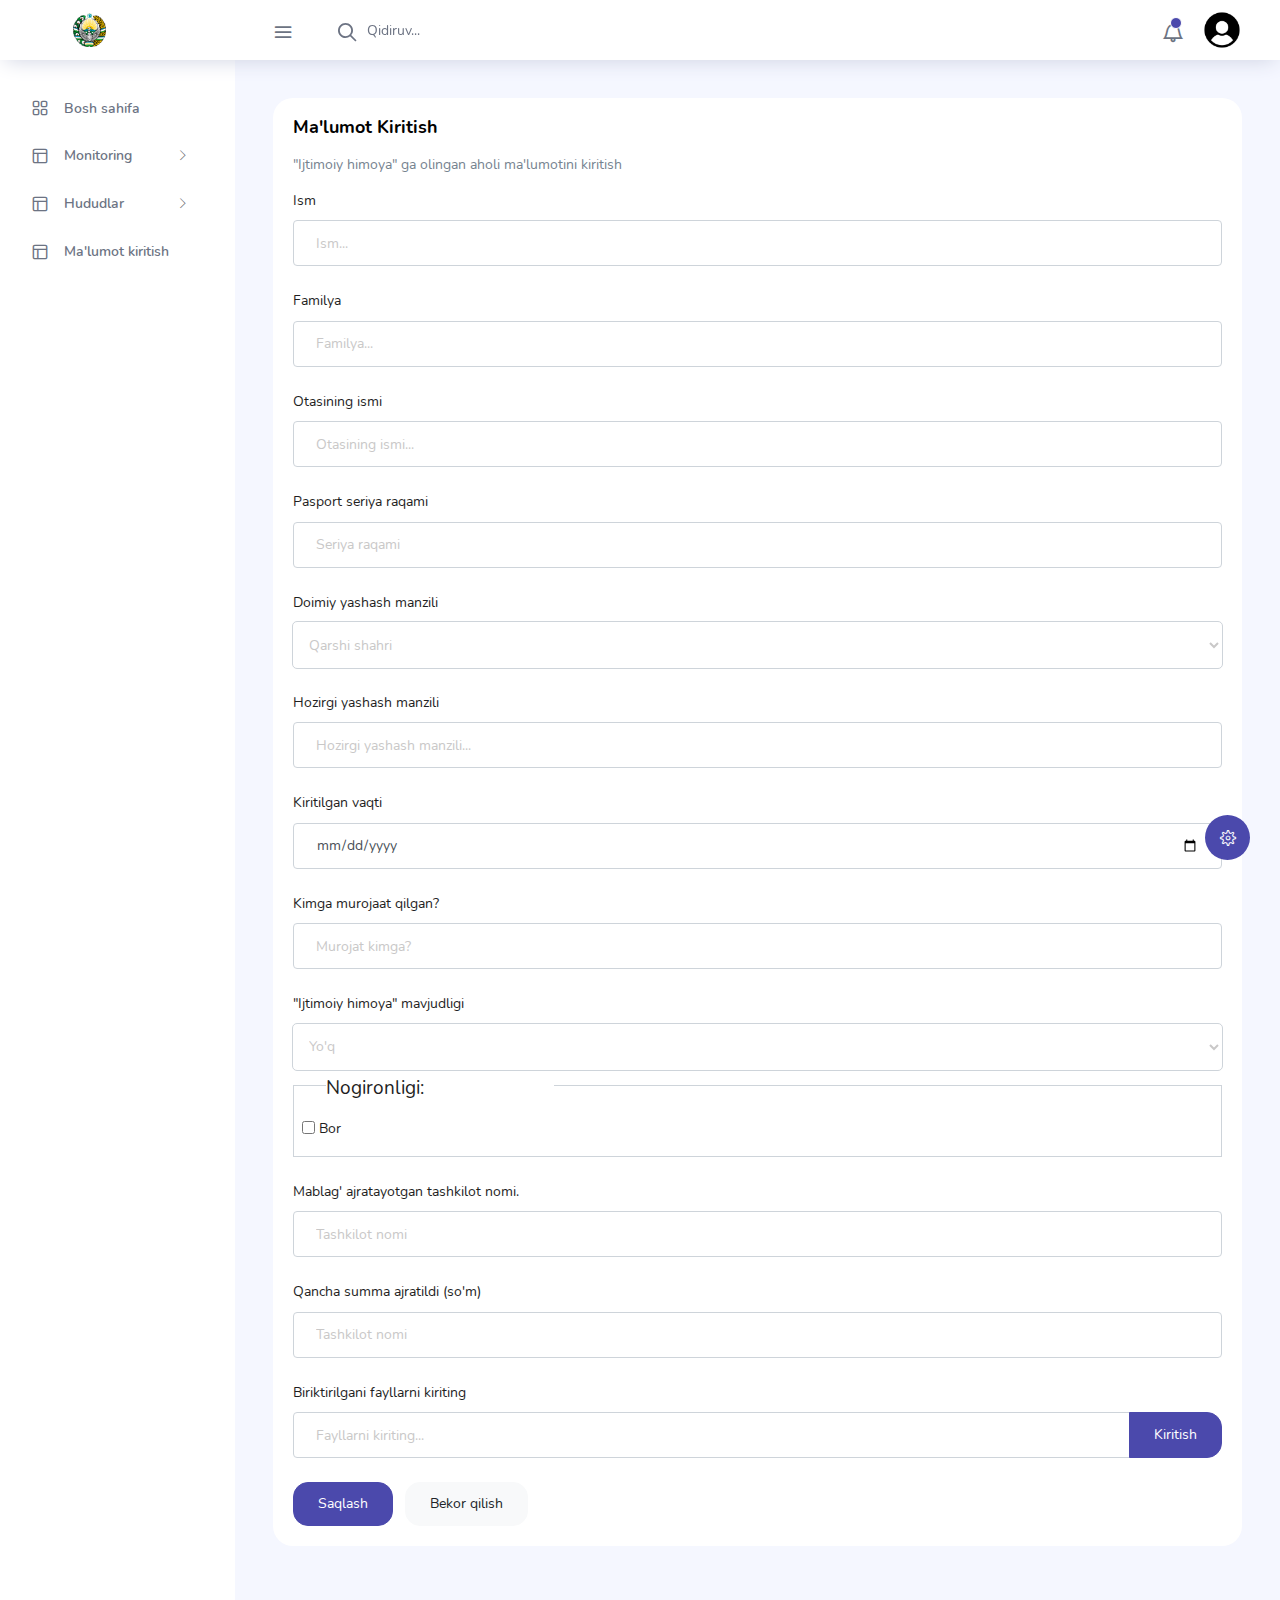
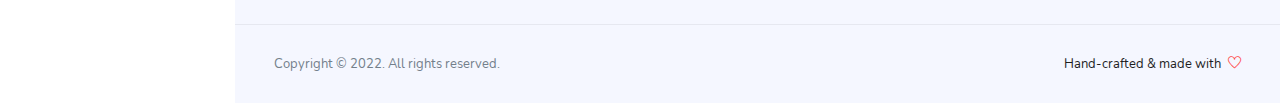
<file: newData.html>
<!DOCTYPE html>
<html lang="en">

<head>
    <!-- Required meta tags -->
    <meta charset="utf-8">
    <meta name="viewport" content="width=device-width, initial-scale=1, shrink-to-fit=no">
    <title>Ma'lumot kiritish</title>
    <!-- plugins:css -->
    <link rel="stylesheet" href="./vendors/feather/feather.css">
    <link rel="stylesheet" href="./vendors/ti-icons/css/themify-icons.css">
    <link rel="stylesheet" href="./vendors/css/vendor.bundle.base.css">
    <!-- endinject -->
    <!-- Plugin css for this page -->
    <link rel="stylesheet" href="./vendors/select2/select2.min.css">
    <link rel="stylesheet" href="./vendors/select2-bootstrap-theme/select2-bootstrap.min.css">
    <!-- End plugin css for this page -->
    <!-- inject:css -->
    <link rel="stylesheet" href="./css/vertical-layout-light/style.css">
    <!-- endinject -->
    <link rel="shortcut icon" href="./images/favicon.png" />
</head>

<body>
    <div class="container-scroller">
        <!-- partial:partials/_navbar.html -->
        <nav class="navbar col-lg-12 col-12 p-0 fixed-top d-flex flex-row">
            <div class="text-center navbar-brand-wrapper d-flex align-items-center justify-content-center">
                <a class="navbar-brand brand-logo mr-5" href="./adminPanel.html"><img
                        src="./800px-Emblem_of_Uzbekistan.svg.png" class="mr-2" alt="logo" /></a>
                <a class="navbar-brand brand-logo-mini" href="./adminPanel.html"><img
                        src="./800px-Emblem_of_Uzbekistan.svg.png" alt="logo" /></a>
            </div>
            <div class="navbar-menu-wrapper d-flex align-items-center justify-content-end">
                <button class="navbar-toggler navbar-toggler align-self-center" type="button" data-toggle="minimize">
                    <span class="icon-menu"></span>
                </button>
                <ul class="navbar-nav mr-lg-2">
                    <li class="nav-item nav-search d-none d-lg-block">
                        <div class="input-group">
                            <div class="input-group-prepend hover-cursor" id="navbar-search-icon">
                                <span class="input-group-text" id="search">
                                    <i class="icon-search"></i>
                                </span>
                            </div>
                            <input type="text" class="form-control" id="navbar-search-input" placeholder="Qidiruv..."
                                aria-label="search" aria-describedby="search">
                        </div>
                    </li>
                </ul>
                <ul class="navbar-nav navbar-nav-right">
                    <li class="nav-item dropdown">
                        <a class="nav-link count-indicator dropdown-toggle" id="notificationDropdown" href="#"
                            data-toggle="dropdown">
                            <i class="icon-bell mx-0"></i>
                            <span class="count"></span>
                        </a>
                        <div class="dropdown-menu dropdown-menu-right navbar-dropdown preview-list"
                            aria-labelledby="notificationDropdown">
                            <p class="mb-0 font-weight-normal float-left dropdown-header">Bildirishnomalar</p>
                            <a class="dropdown-item preview-item">
                                <div class="preview-thumbnail">
                                    <div class="preview-icon bg-success">
                                        <i class="ti-info-alt mx-0"></i>
                                    </div>
                                </div>
                                <div class="preview-item-content">
                                    <h6 class="preview-subject font-weight-normal">"Temir daftar" orqali 1,285,000 so'm
                                        pul mablag'i
                                        ajratildi</h6>
                                    <p class="font-weight-light small-text mb-0 text-muted">
                                        5 daqiqa avval
                                    </p>
                                </div>
                            </a>
                            <a class="dropdown-item preview-item">
                                <div class="preview-thumbnail">
                                    <div class="preview-icon bg-warning">
                                        <i class="ti-settings mx-0"></i>
                                    </div>
                                </div>
                                <div class="preview-item-content">
                                    <h6 class="preview-subject font-weight-normal">"Yoshlar daftar" orqali 3,485,000
                                        so'm pul mablag'i
                                        ajratildi</h6>
                                    <p class="font-weight-light small-text mb-0 text-muted">
                                        1 soat oldin
                                    </p>
                                </div>
                            </a>
                            <a class="dropdown-item preview-item">
                                <div class="preview-thumbnail">
                                    <div class="preview-icon bg-info">
                                        <i class="ti-user mx-0"></i>
                                    </div>
                                </div>
                                <div class="preview-item-content">
                                    <h6 class="preview-subject font-weight-normal">"Temir daftar" orqali 285,000 so'm
                                        pul mablag'i
                                        ajratildi</h6>
                                    <p class="font-weight-light small-text mb-0 text-muted">
                                        1 kun oldin
                                    </p>
                                </div>
                            </a>
                        </div>
                    </li>
                    <li class="nav-item nav-profile dropdown">
                        <a class="nav-link dropdown-toggle" href="#" data-toggle="dropdown" id="profileDropdown">
                            <img src="./free-user-icon-3296-thumb.png" alt="profile" />
                        </a>
                        <div class="dropdown-menu dropdown-menu-right navbar-dropdown"
                            aria-labelledby="profileDropdown">
                            <a class="dropdown-item">
                                <i class="ti-settings text-primary"></i>
                                Sozlamalar
                            </a>
                            <a class="dropdown-item">
                                <i class="ti-power-off text-primary"></i>
                                Chiqish
                            </a>
                        </div>
                    </li>
                    <!-- <li class="nav-item nav-settings d-none d-lg-flex">
            <a class="nav-link" href="#">
              <i class="icon-ellipsis"></i>
            </a>
          </li> -->
                </ul>
                <button class="navbar-toggler navbar-toggler-right d-lg-none align-self-center" type="button"
                    data-toggle="offcanvas">
                    <span class="icon-menu"></span>
                </button>
            </div>
        </nav>
        <!-- partial -->
        <div class="container-fluid page-body-wrapper">
            <!-- partial:partials/_settings-panel.html -->
            <div class="theme-setting-wrapper">
                <div id="settings-trigger"><i class="ti-settings"></i></div>
                <div id="theme-settings" class="settings-panel">
                    <i class="settings-close ti-close"></i>
                    <p class="settings-heading">SIDEBAR SKINS</p>
                    <div class="sidebar-bg-options selected" id="sidebar-light-theme">
                        <div class="img-ss rounded-circle bg-light border mr-3"></div>Light
                    </div>
                    <div class="sidebar-bg-options" id="sidebar-dark-theme">
                        <div class="img-ss rounded-circle bg-dark border mr-3"></div>Dark
                    </div>
                    <p class="settings-heading mt-2">HEADER SKINS</p>
                    <div class="color-tiles mx-0 px-4">
                        <div class="tiles success"></div>
                        <div class="tiles warning"></div>
                        <div class="tiles danger"></div>
                        <div class="tiles info"></div>
                        <div class="tiles dark"></div>
                        <div class="tiles default"></div>
                    </div>
                </div>
            </div>
            <div id="right-sidebar" class="settings-panel">
                <i class="settings-close ti-close"></i>
                <ul class="nav nav-tabs border-top" id="setting-panel" role="tablist">
                    <li class="nav-item">
                        <a class="nav-link active" id="todo-tab" data-toggle="tab" href="#todo-section" role="tab"
                            aria-controls="todo-section" aria-expanded="true">TO DO LIST</a>
                    </li>
                    <li class="nav-item">
                        <a class="nav-link" id="chats-tab" data-toggle="tab" href="#chats-section" role="tab"
                            aria-controls="chats-section">CHATS</a>
                    </li>
                </ul>
                <div class="tab-content" id="setting-content">
                    <div class="tab-pane fade show active scroll-wrapper" id="todo-section" role="tabpanel"
                        aria-labelledby="todo-section">
                        <div class="add-items d-flex px-3 mb-0">
                            <form class="form w-100">
                                <div class="form-group d-flex">
                                    <input type="text" class="form-control todo-list-input" placeholder="Add To-do">
                                    <button type="submit" class="add btn btn-primary todo-list-add-btn"
                                        id="add-task">Add</button>
                                </div>
                            </form>
                        </div>
                        <div class="list-wrapper px-3">
                            <ul class="d-flex flex-column-reverse todo-list">
                                <li>
                                    <div class="form-check">
                                        <label class="form-check-label">
                                            <input class="checkbox" type="checkbox">
                                            Team review meeting at 3.00 PM
                                        </label>
                                    </div>
                                    <i class="remove ti-close"></i>
                                </li>
                                <li>
                                    <div class="form-check">
                                        <label class="form-check-label">
                                            <input class="checkbox" type="checkbox">
                                            Prepare for presentation
                                        </label>
                                    </div>
                                    <i class="remove ti-close"></i>
                                </li>
                                <li>
                                    <div class="form-check">
                                        <label class="form-check-label">
                                            <input class="checkbox" type="checkbox">
                                            Resolve all the low priority tickets due today
                                        </label>
                                    </div>
                                    <i class="remove ti-close"></i>
                                </li>
                                <li class="completed">
                                    <div class="form-check">
                                        <label class="form-check-label">
                                            <input class="checkbox" type="checkbox" checked>
                                            Schedule meeting for next week
                                        </label>
                                    </div>
                                    <i class="remove ti-close"></i>
                                </li>
                                <li class="completed">
                                    <div class="form-check">
                                        <label class="form-check-label">
                                            <input class="checkbox" type="checkbox" checked>
                                            Project review
                                        </label>
                                    </div>
                                    <i class="remove ti-close"></i>
                                </li>
                            </ul>
                        </div>
                        <h4 class="px-3 text-muted mt-5 font-weight-light mb-0">Events</h4>
                        <div class="events pt-4 px-3">
                            <div class="wrapper d-flex mb-2">
                                <i class="ti-control-record text-primary mr-2"></i>
                                <span>Feb 11 2018</span>
                            </div>
                            <p class="mb-0 font-weight-thin text-gray">Creating component page build a js</p>
                            <p class="text-gray mb-0">The total number of sessions</p>
                        </div>
                        <div class="events pt-4 px-3">
                            <div class="wrapper d-flex mb-2">
                                <i class="ti-control-record text-primary mr-2"></i>
                                <span>Feb 7 2018</span>
                            </div>
                            <p class="mb-0 font-weight-thin text-gray">Meeting with Alisa</p>
                            <p class="text-gray mb-0 ">Call Sarah Graves</p>
                        </div>
                    </div>
                    <!-- To do section tab ends -->
                    <div class="tab-pane fade" id="chats-section" role="tabpanel" aria-labelledby="chats-section">
                        <div class="d-flex align-items-center justify-content-between border-bottom">
                            <p class="settings-heading border-top-0 mb-3 pl-3 pt-0 border-bottom-0 pb-0">Friends</p>
                            <small
                                class="settings-heading border-top-0 mb-3 pt-0 border-bottom-0 pb-0 pr-3 font-weight-normal">See
                                All</small>
                        </div>
                        <ul class="chat-list">
                            <li class="list active">
                                <div class="profile"><img src="images/faces/face1.jpg" alt="image"><span
                                        class="online"></span></div>
                                <div class="info">
                                    <p>Thomas Douglas</p>
                                    <p>Available</p>
                                </div>
                                <small class="text-muted my-auto">19 min</small>
                            </li>
                            <li class="list">
                                <div class="profile"><img src="images/faces/face2.jpg" alt="image"><span
                                        class="offline"></span></div>
                                <div class="info">
                                    <div class="wrapper d-flex">
                                        <p>Catherine</p>
                                    </div>
                                    <p>Away</p>
                                </div>
                                <div class="badge badge-success badge-pill my-auto mx-2">4</div>
                                <small class="text-muted my-auto">23 min</small>
                            </li>
                            <li class="list">
                                <div class="profile"><img src="images/faces/face3.jpg" alt="image"><span
                                        class="online"></span></div>
                                <div class="info">
                                    <p>Daniel Russell</p>
                                    <p>Available</p>
                                </div>
                                <small class="text-muted my-auto">14 min</small>
                            </li>
                            <li class="list">
                                <div class="profile"><img src="images/faces/face4.jpg" alt="image"><span
                                        class="offline"></span></div>
                                <div class="info">
                                    <p>James Richardson</p>
                                    <p>Away</p>
                                </div>
                                <small class="text-muted my-auto">2 min</small>
                            </li>
                            <li class="list">
                                <div class="profile"><img src="images/faces/face5.jpg" alt="image"><span
                                        class="online"></span></div>
                                <div class="info">
                                    <p>Madeline Kennedy</p>
                                    <p>Available</p>
                                </div>
                                <small class="text-muted my-auto">5 min</small>
                            </li>
                            <li class="list">
                                <div class="profile"><img src="images/faces/face6.jpg" alt="image"><span
                                        class="online"></span></div>
                                <div class="info">
                                    <p>Sarah Graves</p>
                                    <p>Available</p>
                                </div>
                                <small class="text-muted my-auto">47 min</small>
                            </li>
                        </ul>
                    </div>
                    <!-- chat tab ends -->
                </div>
            </div>
            <!-- partial -->
            <!-- partial:partials/_sidebar.html -->
            <nav class="sidebar sidebar-offcanvas" id="sidebar">
                <ul class="nav">
                    <li class="nav-item">
                        <a class="nav-link" href="./adminPanel.html">
                            <i class="icon-grid menu-icon"></i>
                            <span class="menu-title">Bosh sahifa</span>
                        </a>
                    </li>
                    <li class="nav-item">
                        <a class="nav-link" data-toggle="collapse" href="#ui-basic" aria-expanded="false"
                            aria-controls="ui-basic">
                            <i class="icon-layout menu-icon"></i>
                            <span class="menu-title">Monitoring</span>
                            <i class="menu-arrow"></i>
                        </a>
                        <div class="collapse" id="ui-basic">
                            <ul class="nav flex-column sub-menu">
                                <li class="nav-item"> <a class="nav-link" href="./main.html">Kunlik</a></li>
                                <li class="nav-item"> <a class="nav-link" href="./main.html">Xaftalik</a></li>
                                <li class="nav-item"> <a class="nav-link" href="./main.html">Oylik</a></li>
                                <li class="nav-item"> <a class="nav-link" href="./main.html">Yillik</a></li>
                            </ul>
                        </div>
                    </li>
                    <li class="nav-item">
                        <a class="nav-link" data-toggle="collapse" href="#ui-basics" aria-expanded="false"
                            aria-controls="ui-basic">
                            <i class="icon-layout menu-icon"></i>
                            <span class="menu-title">Hududlar</span>
                            <i class="menu-arrow"></i>
                        </a>
                        <div class="collapse" id="ui-basics">
                            <ul class="nav flex-column sub-menu">
                                <li class="nav-item"> <a class="nav-link" href="./village.html">Qarshi shahri</a></li>
                                <li class="nav-item"> <a class="nav-link" href="./village.html">Qarshi tumani</a></li>
                                <li class="nav-item"> <a class="nav-link" href="./village.html">Shaxrisabz tumani</a>
                                </li>
                                <li class="nav-item"> <a class="nav-link" href="./village.html">G'uzor tumani</a></li>
                                <li class="nav-item"> <a class="nav-link" href="./village.html">Chiroqchi tumani</a>
                                </li>
                                <li class="nav-item"> <a class="nav-link" href="./village.html">Ko'kdala tumani</a></li>
                                <li class="nav-item"> <a class="nav-link" href="./village.html">Mirishkor tumani</a>
                                </li>
                                <li class="nav-item"> <a class="nav-link" href="./village.html">Dehqonobod tumani</a>
                                </li>
                                <li class="nav-item"> <a class="nav-link" href="./village.html">Qamashi tumani</a></li>
                                <li class="nav-item"> <a class="nav-link" href="./village.html">Muborak tumani</a></li>
                                <li class="nav-item"> <a class="nav-link" href="./village.html">Koson tumani</a></li>
                                <li class="nav-item"> <a class="nav-link" href="./village.html">Kasbi tumani</a></li>
                                <li class="nav-item"> <a class="nav-link" href="./village.html">Nishon tumani</a></li>
                                <li class="nav-item"> <a class="nav-link" href="./village.html">Yakkabog' tumani</a>
                                </li>
                                <li class="nav-item"> <a class="nav-link" href="./village.html">Kitob tumani</a></li>
                            </ul>
                        </div>
                    </li>
                    <li class="nav-item">
                        <a class="nav-link" href="pages/forms/basic_elements.html" aria-expanded="false"
                            aria-controls="form-elements">
                            <i class="icon-layout menu-icon"></i>
                            <span class="menu-title">Ma'lumot kiritish</span>
                        </a>
                        <div class="collapse" id="form-elements">
                            <ul class="nav flex-column sub-menu">
                                <li class="nav-item"><a class="nav-link" href="pages/forms/basic_elements.html">Basic
                                        Elements</a></li>
                            </ul>
                        </div>
                    </li>
                    <!-- aaaaaaaaaa -->
                    <!-- <li class="nav-item">
            <a class="nav-link" data-toggle="collapse" href="#charts" aria-expanded="false" aria-controls="charts">
              <i class="icon-bar-graph menu-icon"></i>
              <span class="menu-title">Charts</span>
              <i class="menu-arrow"></i>
            </a>
            <div class="collapse" id="charts">
              <ul class="nav flex-column sub-menu">
                <li class="nav-item"> <a class="nav-link" href="pages/charts/chartjs.html">ChartJs</a></li>
              </ul>
            </div>
          </li>
          <li class="nav-item">
            <a class="nav-link" data-toggle="collapse" href="#tables" aria-expanded="false" aria-controls="tables">
              <i class="icon-grid-2 menu-icon"></i>
              <span class="menu-title">Tables</span>
              <i class="menu-arrow"></i>
            </a>
            <div class="collapse" id="tables">
              <ul class="nav flex-column sub-menu">
                <li class="nav-item"> <a class="nav-link" href="pages/tables/basic-table.html">Basic table</a></li>
              </ul>
            </div>
          </li>
          <li class="nav-item">
            <a class="nav-link" data-toggle="collapse" href="#icons" aria-expanded="false" aria-controls="icons">
              <i class="icon-contract menu-icon"></i>
              <span class="menu-title">Icons</span>
              <i class="menu-arrow"></i>
            </a>
            <div class="collapse" id="icons">
              <ul class="nav flex-column sub-menu">
                <li class="nav-item"> <a class="nav-link" href="pages/icons/mdi.html">Mdi icons</a></li>
              </ul>
            </div>
          </li>
          <li class="nav-item">
            <a class="nav-link" data-toggle="collapse" href="#auth" aria-expanded="false" aria-controls="auth">
              <i class="icon-head menu-icon"></i>
              <span class="menu-title">User Pages</span>
              <i class="menu-arrow"></i>
            </a>
            <div class="collapse" id="auth">
              <ul class="nav flex-column sub-menu">
                <li class="nav-item"> <a class="nav-link" href="pages/samples/login.html"> Login </a></li>
                <li class="nav-item"> <a class="nav-link" href="pages/samples/register.html"> Register </a></li>
              </ul>
            </div>
          </li>
          <li class="nav-item">
            <a class="nav-link" data-toggle="collapse" href="#error" aria-expanded="false" aria-controls="error">
              <i class="icon-ban menu-icon"></i>
              <span class="menu-title">Error pages</span>
              <i class="menu-arrow"></i>
            </a>
            <div class="collapse" id="error">
              <ul class="nav flex-column sub-menu">
                <li class="nav-item"> <a class="nav-link" href="pages/samples/error-404.html"> 404 </a></li>
                <li class="nav-item"> <a class="nav-link" href="pages/samples/error-500.html"> 500 </a></li>
              </ul>
            </div>
          </li>
          <li class="nav-item">
            <a class="nav-link" href="pages/documentation/documentation.html">
              <i class="icon-paper menu-icon"></i>
              <span class="menu-title">Documentation</span>
            </a>
          </li> -->
                </ul>
            </nav>
            <!-- partial -->
            <div class="main-panel">

                <div class="content-wrapper">
                    <div class="row">
                        <div class="col-md-12 grid-margin stretch-card">
                            <div class="card">
                                <div class="card-body">
                                    <h4 class="card-title">Ma'lumot kiritish</h4>
                                    <p class="card-description">
                                        "Ijtimoiy himoya" ga olingan aholi ma'lumotini kiritish
                                    </p>
                                    <form class="forms-sample">
                                        <div class="form-group">
                                            <label for="exampleInputUsername2">Ism</label>
                                            <input type="text" class="form-control" id="exampleInputUsername2"
                                                placeholder="Ism...">
                                        </div>
                                        <div class="form-group">
                                            <label for="exampleInputUsername1">Familya</label>
                                            <input type="text" class="form-control" id="exampleInputUsername1"
                                                placeholder="Familya...">
                                        </div>
                                        <div class="form-group">
                                            <label for="exampleInputUsername3">Otasining ismi</label>
                                            <input type="text" class="form-control" id="exampleInputUsername3"
                                                placeholder="Otasining ismi...">
                                        </div>
                                        <div class="form-group">
                                            <label for="exampleInputPassword1">Pasport seriya raqami</label>
                                            <input type="text" class="form-control" id="exampleInputPassword1"
                                                placeholder="Seriya raqami">
                                        </div>
                                        <div class="form-group">
                                            <label for="exampleFormControlSelectOpt1">Doimiy yashash manzili</label>
                                            <!-- <input type="text" class="form-control" id="exampleInputUsername2" placeholder="Yashash manzili"> -->
                                            <select class="form-control" id="exampleFormControlSelectOpt1">
                                                <option>Qarshi shahri</option>
                                                <option>Qarshi tumani</option>
                                                <option>Shaxrisabz tumani</option>
                                                <option>Chiroqchi tumani</option>
                                                <option>Ko'kdala tumani</option>
                                                <option>G'uzor tumani</option>
                                                <option>Koson tumani</option>
                                                <option>Dehqonobod tumani</option>
                                                <option>Nishon tumani</option>
                                                <option>Mirishkor tumani</option>
                                                <option>Qamashi tumani</option>
                                                <option>Muborak tumani</option>
                                                <option>Kasbi tumani</option>
                                                <option>Nishon tumani</option>
                                                <option>Yakkabog' tumani</option>
                                                <option>Kitob tumani</option>
                                            </select>
                                        </div>
                                        
                                        <div class="form-group">
                                            <label for="exampleInputUsername4">Hozirgi yashash manzili</label>
                                            <input type="text" class="form-control" id="exampleInputUsername4"
                                                placeholder="Hozirgi yashash manzili...">
                                        </div>
                                        <div class="form-group">
                                            <label for="exampleInputDate1">Kiritilgan vaqti</label>
                                            <input type="date" class="form-control" id="exampleInputDate1"
                                                placeholder="24/11/2022">
                                        </div>
                                        <div class="form-group">
                                            <label for="exampleInputConfirmPassword1">Kimga murojaat qilgan?</label>
                                            <input type="text" class="form-control" id="exampleInputConfirmPassword1"
                                                placeholder="Murojat kimga?">
                                        </div>
                                        <div class="from-group">


                                        </div>
                                        <div class="form-group">
                                            <label for="exampleFormControlSelect2">"Ijtimoiy himoya" mavjudligi</label>
                                                <div>
                                                    <select class="form-control" id="exampleFormControlSelectOpt3">
                                                        <option>Yo'q</option>
                                                        <option>"Temir daftar"</option>
                                                        <option>"Ayollar daftar"</option>
                                                        <option>"Yoshlar daftar"</option>
                                                        <option>Boquvchisini yo'qotganlar</option>
                                                    </select>
                                                </div>
                                            <fieldset class="border p-2">
                                                <legend class="w-25 mx-4"><small>Nogironligi:</small></legend>
                                                <input type="checkbox" id="check" name="scales">
                                                <label for="check" class="check">Bor</label>
                                                <select class="form-control my-2" id="exampleFormControlSelectOpt2">
                                                    <option>I</option>
                                                    <option>II</option>
                                                    <option>III</option>
                                                </select>
                                                
                                            </fieldset>

                                        </div>
                                        <div class="form-group">
                                            <label for="exampleInputConfirmMablag1">Mablag' ajratayotgan tashkilot
                                                nomi.</label>
                                            <input type="text" class="form-control" id="exampleInputConfirmMablag1"
                                                placeholder="Tashkilot nomi">
                                        </div>
                                        <div class="form-group">
                                            <label for="exampleInputConfirmSumma1">Qancha summa ajratildi
                                                (so'm)</label>
                                            <input type="number" class="form-control" id="exampleInputConfirmSumma1"
                                                placeholder="Tashkilot nomi">
                                        </div>
                                        <div class="form-group">
                                            <label for="exampleId">Biriktirilgani fayllarni kiriting</label>
                                            <input type="file" name="img[]" class="file-upload-default" id="exampleId">
                                            <div class="input-group col-xs-12">
                                                <input type="text" class="form-control file-upload-info" disabled=""
                                                    placeholder="Fayllarni kiriting...">
                                                <span class="input-group-append">
                                                    <button class="file-upload-browse btn btn-primary"
                                                        type="button">Kiritish</button>
                                                </span>
                                            </div>
                                        </div>
                                        <a href="./success.html" type="submit"
                                            class="yubor btn btn-primary mr-2">Saqlash</a>
                                        <button class="btn btn-light">Bekor qilish</button>
                                    </form>
                                </div>
                            </div>
                        </div>
                    </div>
                </div>

                <!-- content-wrapper ends -->
                <!-- partial:partials/_footer.html -->
                <footer class="footer">
                    <div class="d-sm-flex justify-content-center justify-content-sm-between">
                        <span class="text-muted text-center text-sm-left d-block d-sm-inline-block">Copyright © 2022.
                            All rights reserved.</span>
                        <span class="float-none float-sm-right d-block mt-1 mt-sm-0 text-center">Hand-crafted & made
                            with <i class="ti-heart text-danger ml-1"></i></span>
                    </div>
                </footer>
                <!-- partial -->
            </div>
            <!-- main-panel ends -->
        </div>
        <!-- page-body-wrapper ends -->
    </div>
    <!-- container-scroller -->

    <script src="./js/selectOpt.js"></script>

    <!-- plugins:js -->
    <script src="./vendors/js/vendor.bundle.base.js"></script>
    <!-- endinject -->
    <!-- Plugin js for this page -->
    <script src="./vendors/typeahead.js/typeahead.bundle.min.js"></script>
    <script src="./vendors/select2/select2.min.js"></script>
    <!-- End plugin js for this page -->
    <!-- inject:js -->
    <script src="./js/off-canvas.js"></script>
    <script src="./js/hoverable-collapse.js"></script>
    <script src="./js/template.js"></script>
    <script src="./js/settings.js"></script>
    <script src="./js/todolist.js"></script>
    <!-- endinject -->
    <!-- Custom js for this page-->
    <script src="./js/file-upload.js"></script>
    <script src="./js/typeahead.js"></script>
    <script src="./js/select2.js"></script>
    <!-- End custom js for this page-->
</body>

</html>
</file>
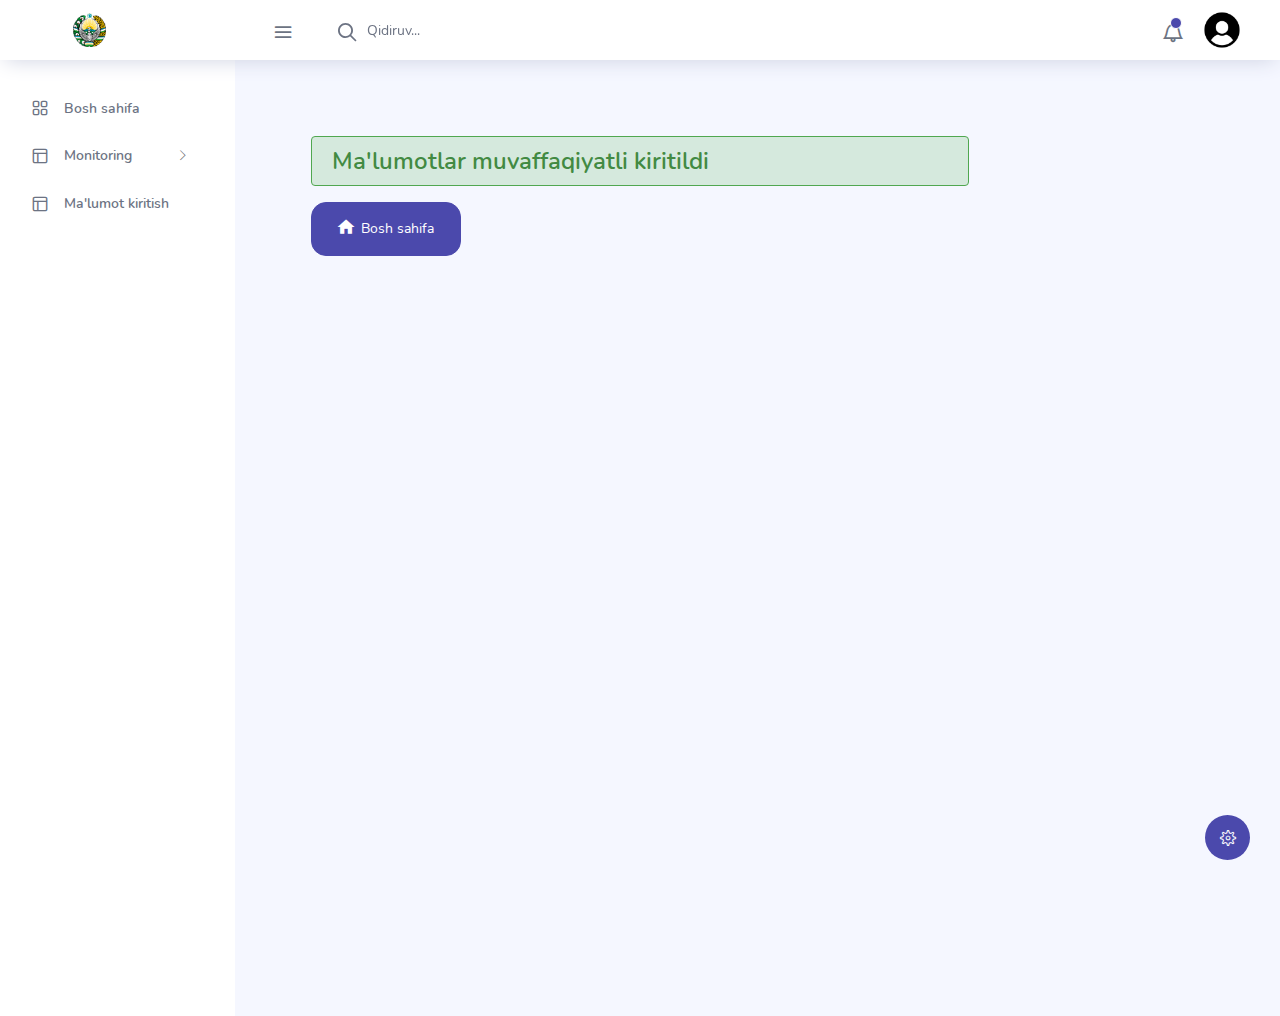
<file: success.html>
<!DOCTYPE html>
<html lang="en">

<head>
  <!-- Required meta tags -->
  <meta charset="utf-8">
  <meta name="viewport" content="width=device-width, initial-scale=1, shrink-to-fit=no">
  <title>Ijtimoiy himoya tizimi</title>
  <!-- plugins:css -->
  <link rel="stylesheet" href="vendors/feather/feather.css">
  <link rel="stylesheet" href="vendors/ti-icons/css/themify-icons.css">
  <link rel="stylesheet" href="vendors/css/vendor.bundle.base.css">
  <!-- endinject -->
  <!-- Plugin css for this page -->
  <link rel="stylesheet" href="vendors/datatables.net-bs4/dataTables.bootstrap4.css">
  <link rel="stylesheet" href="vendors/ti-icons/css/themify-icons.css">
  <link rel="stylesheet" type="text/css" href="js/select.dataTables.min.css">
  <!-- End plugin css for this page -->
  <!-- inject:css -->
  <link rel="stylesheet" href="css/vertical-layout-light/style.css">
  <link rel="stylesheet" href="../../vendors/mdi/css/materialdesignicons.min.css">
  <link rel="stylesheet" href="https://materialdesignicons.com/vendors/mdi/css/materialdesignicons.min.css">
  <!-- endinject -->
  <link rel="shortcut icon" href="images/favicon.png" />
</head>

<body>
  <div class="container-scroller">
    <!-- partial:partials/_navbar.html -->
    <nav class="navbar col-lg-12 col-12 p-0 fixed-top d-flex flex-row">
      <div class="text-center navbar-brand-wrapper d-flex align-items-center justify-content-center">
        <a class="navbar-brand brand-logo mr-5" href="index.html"><img src="./800px-Emblem_of_Uzbekistan.svg.png"
            class="mr-2" alt="logo" /></a>
        <a class="navbar-brand brand-logo-mini" href="index.html"><img src="./800px-Emblem_of_Uzbekistan.svg.png"
            alt="logo" /></a>
      </div>
      <div class="navbar-menu-wrapper d-flex align-items-center justify-content-end">
        <button class="navbar-toggler navbar-toggler align-self-center" type="button" data-toggle="minimize">
          <span class="icon-menu"></span>
        </button>
        <ul class="navbar-nav mr-lg-2">
          <li class="nav-item nav-search d-none d-lg-block">
            <div class="input-group">
              <div class="input-group-prepend hover-cursor" id="navbar-search-icon">
                <span class="input-group-text" id="search">
                  <i class="icon-search"></i>
                </span>
              </div>
              <input type="text" class="form-control" id="navbar-search-input" placeholder="Qidiruv..."
                aria-label="search" aria-describedby="search">
            </div>
          </li>
        </ul>
        <ul class="navbar-nav navbar-nav-right">
          <li class="nav-item dropdown">
            <a class="nav-link count-indicator dropdown-toggle" id="notificationDropdown" href="#"
              data-toggle="dropdown">
              <i class="icon-bell mx-0"></i>
              <span class="count"></span>
            </a>
            <div class="dropdown-menu dropdown-menu-right navbar-dropdown preview-list"
              aria-labelledby="notificationDropdown">
              <p class="mb-0 font-weight-normal float-left dropdown-header">Bildirishnomalar</p>
              <a class="dropdown-item preview-item">
                <div class="preview-thumbnail">
                  <div class="preview-icon bg-success">
                    <i class="ti-info-alt mx-0"></i>
                  </div>
                </div>
                <div class="preview-item-content">
                  <h6 class="preview-subject font-weight-normal">"Temir daftar" orqali 1,285,000 so'm pul mablag'i
                    ajratildi</h6>
                  <p class="font-weight-light small-text mb-0 text-muted">
                    5 daqiqa avval
                  </p>
                </div>
              </a>
              <a class="dropdown-item preview-item">
                <div class="preview-thumbnail">
                  <div class="preview-icon bg-warning">
                    <i class="ti-settings mx-0"></i>
                  </div>
                </div>
                <div class="preview-item-content">
                  <h6 class="preview-subject font-weight-normal">"Yoshlar daftar" orqali 3,485,000 so'm pul mablag'i
                    ajratildi</h6>
                  <p class="font-weight-light small-text mb-0 text-muted">
                    1 soat oldin
                  </p>
                </div>
              </a>
              <a class="dropdown-item preview-item">
                <div class="preview-thumbnail">
                  <div class="preview-icon bg-info">
                    <i class="ti-user mx-0"></i>
                  </div>
                </div>
                <div class="preview-item-content">
                  <h6 class="preview-subject font-weight-normal">"Temir daftar" orqali 285,000 so'm pul mablag'i
                    ajratildi</h6>
                  <p class="font-weight-light small-text mb-0 text-muted">
                    1 kun oldin
                  </p>
                </div>
              </a>
            </div>
          </li>
          <li class="nav-item nav-profile dropdown">
            <a class="nav-link dropdown-toggle" href="#" data-toggle="dropdown" id="profileDropdown">
              <img src="./free-user-icon-3296-thumb.png" alt="profile" />
            </a>
            <div class="dropdown-menu dropdown-menu-right navbar-dropdown" aria-labelledby="profileDropdown">
              <a class="dropdown-item">
                <i class="ti-settings text-primary"></i>
                Sozlamalar
              </a>
              <a class="dropdown-item">
                <i class="ti-power-off text-primary"></i>
                Chiqish
              </a>
            </div>
          </li>
          <!-- <li class="nav-item nav-settings d-none d-lg-flex">
            <a class="nav-link" href="#">
              <i class="icon-ellipsis"></i>
            </a>
          </li> -->
        </ul>
        <button class="navbar-toggler navbar-toggler-right d-lg-none align-self-center" type="button"
          data-toggle="offcanvas">
          <span class="icon-menu"></span>
        </button>
      </div>
    </nav>
    <!-- partial -->
    <div class="container-fluid page-body-wrapper">
      <!-- partial:partials/_settings-panel.html -->
      <div class="theme-setting-wrapper">
        <div id="settings-trigger"><i class="ti-settings"></i></div>
        <div id="theme-settings" class="settings-panel">
          <i class="settings-close ti-close"></i>
          <p class="settings-heading">SIDEBAR SKINS</p>
          <div class="sidebar-bg-options selected" id="sidebar-light-theme">
            <div class="img-ss rounded-circle bg-light border mr-3"></div>Light
          </div>
          <div class="sidebar-bg-options" id="sidebar-dark-theme">
            <div class="img-ss rounded-circle bg-dark border mr-3"></div>Dark
          </div>
          <p class="settings-heading mt-2">HEADER SKINS</p>
          <div class="color-tiles mx-0 px-4">
            <div class="tiles success"></div>
            <div class="tiles warning"></div>
            <div class="tiles danger"></div>
            <div class="tiles info"></div>
            <div class="tiles dark"></div>
            <div class="tiles default"></div>
          </div>
        </div>
      </div>
      <div id="right-sidebar" class="settings-panel">
        <i class="settings-close ti-close"></i>
        <ul class="nav nav-tabs border-top" id="setting-panel" role="tablist">
          <li class="nav-item">
            <a class="nav-link active" id="todo-tab" data-toggle="tab" href="#todo-section" role="tab"
              aria-controls="todo-section" aria-expanded="true">TO DO LIST</a>
          </li>
          <li class="nav-item">
            <a class="nav-link" id="chats-tab" data-toggle="tab" href="#chats-section" role="tab"
              aria-controls="chats-section">CHATS</a>
          </li>
        </ul>
        <div class="tab-content" id="setting-content">
          <div class="tab-pane fade show active scroll-wrapper" id="todo-section" role="tabpanel"
            aria-labelledby="todo-section">
            <div class="add-items d-flex px-3 mb-0">
              <form class="form w-100">
                <div class="form-group d-flex">
                  <input type="text" class="form-control todo-list-input" placeholder="Add To-do">
                  <button type="submit" class="add btn btn-primary todo-list-add-btn" id="add-task">Add</button>
                </div>
              </form>
            </div>
            <div class="list-wrapper px-3">
              <ul class="d-flex flex-column-reverse todo-list">
                <li>
                  <div class="form-check">
                    <label class="form-check-label">
                      <input class="checkbox" type="checkbox">
                      Team review meeting at 3.00 PM
                    </label>
                  </div>
                  <i class="remove ti-close"></i>
                </li>
                <li>
                  <div class="form-check">
                    <label class="form-check-label">
                      <input class="checkbox" type="checkbox">
                      Prepare for presentation
                    </label>
                  </div>
                  <i class="remove ti-close"></i>
                </li>
                <li>
                  <div class="form-check">
                    <label class="form-check-label">
                      <input class="checkbox" type="checkbox">
                      Resolve all the low priority tickets due today
                    </label>
                  </div>
                  <i class="remove ti-close"></i>
                </li>
                <li class="completed">
                  <div class="form-check">
                    <label class="form-check-label">
                      <input class="checkbox" type="checkbox" checked>
                      Schedule meeting for next week
                    </label>
                  </div>
                  <i class="remove ti-close"></i>
                </li>
                <li class="completed">
                  <div class="form-check">
                    <label class="form-check-label">
                      <input class="checkbox" type="checkbox" checked>
                      Project review
                    </label>
                  </div>
                  <i class="remove ti-close"></i>
                </li>
              </ul>
            </div>
            <h4 class="px-3 text-muted mt-5 font-weight-light mb-0">Events</h4>
            <div class="events pt-4 px-3">
              <div class="wrapper d-flex mb-2">
                <i class="ti-control-record text-primary mr-2"></i>
                <span>Feb 11 2018</span>
              </div>
              <p class="mb-0 font-weight-thin text-gray">Creating component page build a js</p>
              <p class="text-gray mb-0">The total number of sessions</p>
            </div>
            <div class="events pt-4 px-3">
              <div class="wrapper d-flex mb-2">
                <i class="ti-control-record text-primary mr-2"></i>
                <span>Feb 7 2018</span>
              </div>
              <p class="mb-0 font-weight-thin text-gray">Meeting with Alisa</p>
              <p class="text-gray mb-0 ">Call Sarah Graves</p>
            </div>
          </div>
          <!-- To do section tab ends -->
          <div class="tab-pane fade" id="chats-section" role="tabpanel" aria-labelledby="chats-section">
            <div class="d-flex align-items-center justify-content-between border-bottom">
              <p class="settings-heading border-top-0 mb-3 pl-3 pt-0 border-bottom-0 pb-0">Friends</p>
              <small class="settings-heading border-top-0 mb-3 pt-0 border-bottom-0 pb-0 pr-3 font-weight-normal">See
                All</small>
            </div>
            <ul class="chat-list">
              <li class="list active">
                <div class="profile"><img src="images/faces/face1.jpg" alt="image"><span class="online"></span></div>
                <div class="info">
                  <p>Thomas Douglas</p>
                  <p>Available</p>
                </div>
                <small class="text-muted my-auto">19 min</small>
              </li>
              <li class="list">
                <div class="profile"><img src="images/faces/face2.jpg" alt="image"><span class="offline"></span></div>
                <div class="info">
                  <div class="wrapper d-flex">
                    <p>Catherine</p>
                  </div>
                  <p>Away</p>
                </div>
                <div class="badge badge-success badge-pill my-auto mx-2">4</div>
                <small class="text-muted my-auto">23 min</small>
              </li>
              <li class="list">
                <div class="profile"><img src="images/faces/face3.jpg" alt="image"><span class="online"></span></div>
                <div class="info">
                  <p>Daniel Russell</p>
                  <p>Available</p>
                </div>
                <small class="text-muted my-auto">14 min</small>
              </li>
              <li class="list">
                <div class="profile"><img src="images/faces/face4.jpg" alt="image"><span class="offline"></span></div>
                <div class="info">
                  <p>James Richardson</p>
                  <p>Away</p>
                </div>
                <small class="text-muted my-auto">2 min</small>
              </li>
              <li class="list">
                <div class="profile"><img src="images/faces/face5.jpg" alt="image"><span class="online"></span></div>
                <div class="info">
                  <p>Madeline Kennedy</p>
                  <p>Available</p>
                </div>
                <small class="text-muted my-auto">5 min</small>
              </li>
              <li class="list">
                <div class="profile"><img src="images/faces/face6.jpg" alt="image"><span class="online"></span></div>
                <div class="info">
                  <p>Sarah Graves</p>
                  <p>Available</p>
                </div>
                <small class="text-muted my-auto">47 min</small>
              </li>
            </ul>
          </div>
          <!-- chat tab ends -->
        </div>
      </div>
      <!-- partial -->
      <!-- partial:partials/_sidebar.html -->
      <nav class="sidebar sidebar-offcanvas" id="sidebar">
        <ul class="nav">
          <li class="nav-item">
            <a class="nav-link" href="index.html">
              <i class="icon-grid menu-icon"></i>
              <span class="menu-title">Bosh sahifa</span>
            </a>
          </li>
          <li class="nav-item">
            <a class="nav-link" data-toggle="collapse" href="#ui-basic" aria-expanded="false" aria-controls="ui-basic">
              <i class="icon-layout menu-icon"></i>
              <span class="menu-title">Monitoring</span>
              <i class="menu-arrow"></i>
            </a>
            <div class="collapse" id="ui-basic">
              <ul class="nav flex-column sub-menu">
                <li class="nav-item"> <a class="nav-link" href="pages/ui-features/buttons.html">Kunlik</a></li>
                <li class="nav-item"> <a class="nav-link" href="pages/ui-features/dropdowns.html">Xaftalik</a></li>
                <li class="nav-item"> <a class="nav-link" href="pages/ui-features/typography.html">Oylik</a></li>
                <li class="nav-item"> <a class="nav-link" href="pages/ui-features/typography.html">Yillik</a></li>
              </ul>
            </div>
          </li>
          <li class="nav-item">
            <a class="nav-link" href="pages/forms/basic_elements.html" aria-expanded="false"
              aria-controls="form-elements">
              <i class="icon-layout menu-icon"></i>
              <span class="menu-title">Ma'lumot kiritish</span>
            </a>
            <div class="collapse" id="form-elements">
              <ul class="nav flex-column sub-menu">
                <li class="nav-item"><a class="nav-link" href="pages/forms/basic_elements.html">Basic Elements</a></li>
              </ul>
            </div>
          </li>
          <!-- aaaaaaaaaa -->
          <!-- <li class="nav-item">
            <a class="nav-link" data-toggle="collapse" href="#charts" aria-expanded="false" aria-controls="charts">
              <i class="icon-bar-graph menu-icon"></i>
              <span class="menu-title">Charts</span>
              <i class="menu-arrow"></i>
            </a>
            <div class="collapse" id="charts">
              <ul class="nav flex-column sub-menu">
                <li class="nav-item"> <a class="nav-link" href="pages/charts/chartjs.html">ChartJs</a></li>
              </ul>
            </div>
          </li>
          <li class="nav-item">
            <a class="nav-link" data-toggle="collapse" href="#tables" aria-expanded="false" aria-controls="tables">
              <i class="icon-grid-2 menu-icon"></i>
              <span class="menu-title">Tables</span>
              <i class="menu-arrow"></i>
            </a>
            <div class="collapse" id="tables">
              <ul class="nav flex-column sub-menu">
                <li class="nav-item"> <a class="nav-link" href="pages/tables/basic-table.html">Basic table</a></li>
              </ul>
            </div>
          </li>
          <li class="nav-item">
            <a class="nav-link" data-toggle="collapse" href="#icons" aria-expanded="false" aria-controls="icons">
              <i class="icon-contract menu-icon"></i>
              <span class="menu-title">Icons</span>
              <i class="menu-arrow"></i>
            </a>
            <div class="collapse" id="icons">
              <ul class="nav flex-column sub-menu">
                <li class="nav-item"> <a class="nav-link" href="pages/icons/mdi.html">Mdi icons</a></li>
              </ul>
            </div>
          </li>
          <li class="nav-item">
            <a class="nav-link" data-toggle="collapse" href="#auth" aria-expanded="false" aria-controls="auth">
              <i class="icon-head menu-icon"></i>
              <span class="menu-title">User Pages</span>
              <i class="menu-arrow"></i>
            </a>
            <div class="collapse" id="auth">
              <ul class="nav flex-column sub-menu">
                <li class="nav-item"> <a class="nav-link" href="pages/samples/login.html"> Login </a></li>
                <li class="nav-item"> <a class="nav-link" href="pages/samples/register.html"> Register </a></li>
              </ul>
            </div>
          </li>
          <li class="nav-item">
            <a class="nav-link" data-toggle="collapse" href="#error" aria-expanded="false" aria-controls="error">
              <i class="icon-ban menu-icon"></i>
              <span class="menu-title">Error pages</span>
              <i class="menu-arrow"></i>
            </a>
            <div class="collapse" id="error">
              <ul class="nav flex-column sub-menu">
                <li class="nav-item"> <a class="nav-link" href="pages/samples/error-404.html"> 404 </a></li>
                <li class="nav-item"> <a class="nav-link" href="pages/samples/error-500.html"> 500 </a></li>
              </ul>
            </div>
          </li>
          <li class="nav-item">
            <a class="nav-link" href="pages/documentation/documentation.html">
              <i class="icon-paper menu-icon"></i>
              <span class="menu-title">Documentation</span>
            </a>
          </li> -->
        </ul>
      </nav>
      <!-- partial -->
      <div class="main-panel">
        <div class="content-wrapper">
          <div class="row">
            <div class="col-md-12 grid-margin">
              <div class="main-panel">
                <div class="content-wrapper">
                  <div class="row">
                    <div class="col-md-12 grid-margin">
                    <div class="alert alert-success alert-title" role="alert">
                      <h3>Ma'lumotlar muvaffaqiyatli kiritildi</h3>
                    </div>
                    <a class="btn btn-primary home-icon" href="./adminPanel.html" role="button"><i class="mdi mdi-home"></i> Bosh sahifa</a>
                  </div>
              </div>
            </div>
          </div>
        </div>
      <!-- main-panel ends -->
    </div>
    <!-- page-body-wrapper ends -->
  </div>
  <!-- container-scroller -->

  <!-- plugins:js -->
  <script src="vendors/js/vendor.bundle.base.js"></script>
  <!-- endinject -->
  <!-- Plugin js for this page -->
  <script src="vendors/chart.js/Chart.min.js"></script>
  <script src="vendors/datatables.net/jquery.dataTables.js"></script>
  <script src="vendors/datatables.net-bs4/dataTables.bootstrap4.js"></script>
  <script src="js/dataTables.select.min.js"></script>

  <!-- End plugin js for this page -->
  <!-- inject:js -->
  <script src="js/off-canvas.js"></script>
  <script src="js/hoverable-collapse.js"></script>
  <script src="js/template.js"></script>
  <script src="js/settings.js"></script>
  <script src="js/todolist.js"></script>
  <!-- endinject -->
  <!-- Custom js for this page-->
  <script src="js/dashboard.js"></script>
  <script src="js/Chart.roundedBarCharts.js"></script>
  <!-- End custom js for this page-->
</body>

</html>
</file>
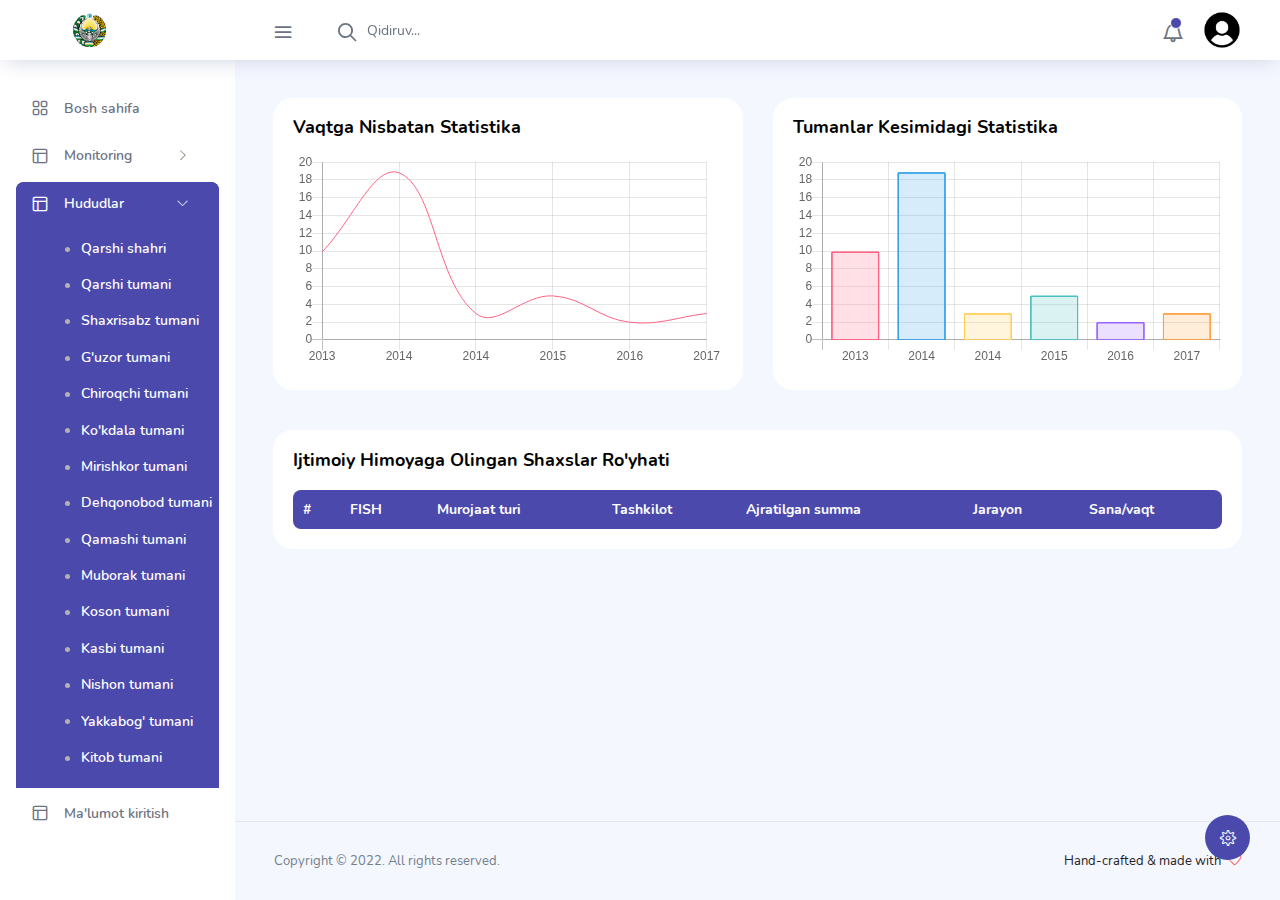
<file: village.html>
<!DOCTYPE html>
<html lang="en">

<head>
    <!-- Required meta tags -->
    <meta charset="utf-8">
    <meta name="viewport" content="width=device-width, initial-scale=1, shrink-to-fit=no">
    <title>Statistika</title>
    <!-- plugins:css -->
    <link rel="stylesheet" href="./vendors/feather/feather.css">
    <link rel="stylesheet" href="./vendors/ti-icons/css/themify-icons.css">
    <link rel="stylesheet" href="./vendors/css/vendor.bundle.base.css">
    <!-- endinject -->
    <!-- Plugin css for this page -->
    <link rel="stylesheet" href="./vendors/select2/select2.min.css">
    <link rel="stylesheet" href="./vendors/select2-bootstrap-theme/select2-bootstrap.min.css">
    <link rel="stylesheet" href="vendors/datatables.net-bs4/dataTables.bootstrap4.css">
    <link rel="stylesheet" href="vendors/ti-icons/css/themify-icons.css">
    <link rel="stylesheet" type="text/css" href="js/select.dataTables.min.css">
    <!-- End plugin css for this page -->
    <!-- inject:css -->
    <link rel="stylesheet" href="./css/vertical-layout-light/style.css">
    <!-- endinject -->
    <link rel="shortcut icon" href="./images/favicon.png" />
</head>

<body>
    <div class="container-scroller">
        <!-- partial:partials/_navbar.html -->
        <nav class="navbar col-lg-12 col-12 p-0 fixed-top d-flex flex-row">
            <div class="text-center navbar-brand-wrapper d-flex align-items-center justify-content-center">
                <a class="navbar-brand brand-logo mr-5" href="./adminPanel.html"><img
                        src="./800px-Emblem_of_Uzbekistan.svg.png" class="mr-2" alt="logo" /></a>
                <a class="navbar-brand brand-logo-mini" href="./adminPanel.html"><img
                        src="./800px-Emblem_of_Uzbekistan.svg.png" alt="logo" /></a>
            </div>
            <div class="navbar-menu-wrapper d-flex align-items-center justify-content-end">
                <button class="navbar-toggler navbar-toggler align-self-center" type="button" data-toggle="minimize">
                    <span class="icon-menu"></span>
                </button>
                <ul class="navbar-nav mr-lg-2">
                    <li class="nav-item nav-search d-none d-lg-block">
                        <div class="input-group">
                            <div class="input-group-prepend hover-cursor" id="navbar-search-icon">
                                <span class="input-group-text" id="search">
                                    <i class="icon-search"></i>
                                </span>
                            </div>
                            <input type="text" class="form-control" id="navbar-search-input" placeholder="Qidiruv..."
                                aria-label="search" aria-describedby="search">
                        </div>
                    </li>
                </ul>
                <ul class="navbar-nav navbar-nav-right">
                    <li class="nav-item dropdown">
                        <a class="nav-link count-indicator dropdown-toggle" id="notificationDropdown" href="#"
                            data-toggle="dropdown">
                            <i class="icon-bell mx-0"></i>
                            <span class="count"></span>
                        </a>
                        <div class="dropdown-menu dropdown-menu-right navbar-dropdown preview-list"
                            aria-labelledby="notificationDropdown">
                            <p class="mb-0 font-weight-normal float-left dropdown-header">Bildirishnomalar</p>
                            <a class="dropdown-item preview-item">
                                <div class="preview-thumbnail">
                                    <div class="preview-icon bg-success">
                                        <i class="ti-info-alt mx-0"></i>
                                    </div>
                                </div>
                                <div class="preview-item-content">
                                    <h6 class="preview-subject font-weight-normal">"Temir daftar" orqali 1,285,000 so'm
                                        pul mablag'i
                                        ajratildi</h6>
                                    <p class="font-weight-light small-text mb-0 text-muted">
                                        5 daqiqa avval
                                    </p>
                                </div>
                            </a>
                            <a class="dropdown-item preview-item">
                                <div class="preview-thumbnail">
                                    <div class="preview-icon bg-warning">
                                        <i class="ti-settings mx-0"></i>
                                    </div>
                                </div>
                                <div class="preview-item-content">
                                    <h6 class="preview-subject font-weight-normal">"Yoshlar daftar" orqali 3,485,000
                                        so'm pul mablag'i
                                        ajratildi</h6>
                                    <p class="font-weight-light small-text mb-0 text-muted">
                                        1 soat oldin
                                    </p>
                                </div>
                            </a>
                            <a class="dropdown-item preview-item">
                                <div class="preview-thumbnail">
                                    <div class="preview-icon bg-info">
                                        <i class="ti-user mx-0"></i>
                                    </div>
                                </div>
                                <div class="preview-item-content">
                                    <h6 class="preview-subject font-weight-normal">"Temir daftar" orqali 285,000 so'm
                                        pul mablag'i
                                        ajratildi</h6>
                                    <p class="font-weight-light small-text mb-0 text-muted">
                                        1 kun oldin
                                    </p>
                                </div>
                            </a>
                        </div>
                    </li>
                    <li class="nav-item nav-profile dropdown">
                        <a class="nav-link dropdown-toggle" href="#" data-toggle="dropdown" id="profileDropdown">
                            <img src="./free-user-icon-3296-thumb.png" alt="profile" />
                        </a>
                        <div class="dropdown-menu dropdown-menu-right navbar-dropdown"
                            aria-labelledby="profileDropdown">
                            <a class="dropdown-item">
                                <i class="ti-settings text-primary"></i>
                                Sozlamalar
                            </a>
                            <a class="dropdown-item">
                                <i class="ti-power-off text-primary"></i>
                                Chiqish
                            </a>
                        </div>
                    </li>
                    <!-- <li class="nav-item nav-settings d-none d-lg-flex">
            <a class="nav-link" href="#">
              <i class="icon-ellipsis"></i>
            </a>
          </li> -->
                </ul>
                <button class="navbar-toggler navbar-toggler-right d-lg-none align-self-center" type="button"
                    data-toggle="offcanvas">
                    <span class="icon-menu"></span>
                </button>
            </div>
        </nav>
        <!-- partial -->
        <div class="container-fluid page-body-wrapper">
            <!-- partial:partials/_settings-panel.html -->
            <div class="theme-setting-wrapper">
                <div id="settings-trigger"><i class="ti-settings"></i></div>
                <div id="theme-settings" class="settings-panel">
                    <i class="settings-close ti-close"></i>
                    <p class="settings-heading">SIDEBAR SKINS</p>
                    <div class="sidebar-bg-options selected" id="sidebar-light-theme">
                        <div class="img-ss rounded-circle bg-light border mr-3"></div>Light
                    </div>
                    <div class="sidebar-bg-options" id="sidebar-dark-theme">
                        <div class="img-ss rounded-circle bg-dark border mr-3"></div>Dark
                    </div>
                    <p class="settings-heading mt-2">HEADER SKINS</p>
                    <div class="color-tiles mx-0 px-4">
                        <div class="tiles success"></div>
                        <div class="tiles warning"></div>
                        <div class="tiles danger"></div>
                        <div class="tiles info"></div>
                        <div class="tiles dark"></div>
                        <div class="tiles default"></div>
                    </div>
                </div>
            </div>
            <div id="right-sidebar" class="settings-panel">
                <i class="settings-close ti-close"></i>
                <ul class="nav nav-tabs border-top" id="setting-panel" role="tablist">
                    <li class="nav-item">
                        <a class="nav-link active" id="todo-tab" data-toggle="tab" href="#todo-section" role="tab"
                            aria-controls="todo-section" aria-expanded="true">TO DO LIST</a>
                    </li>
                    <li class="nav-item">
                        <a class="nav-link" id="chats-tab" data-toggle="tab" href="#chats-section" role="tab"
                            aria-controls="chats-section">CHATS</a>
                    </li>
                </ul>
                <div class="tab-content" id="setting-content">
                    <div class="tab-pane fade show active scroll-wrapper" id="todo-section" role="tabpanel"
                        aria-labelledby="todo-section">
                        <div class="add-items d-flex px-3 mb-0">
                            <form class="form w-100">
                                <div class="form-group d-flex">
                                    <input type="text" class="form-control todo-list-input" placeholder="Add To-do">
                                    <button type="submit" class="add btn btn-primary todo-list-add-btn"
                                        id="add-task">Add</button>
                                </div>
                            </form>
                        </div>
                        <div class="list-wrapper px-3">
                            <ul class="d-flex flex-column-reverse todo-list">
                                <li>
                                    <div class="form-check">
                                        <label class="form-check-label">
                                            <input class="checkbox" type="checkbox">
                                            Team review meeting at 3.00 PM
                                        </label>
                                    </div>
                                    <i class="remove ti-close"></i>
                                </li>
                                <li>
                                    <div class="form-check">
                                        <label class="form-check-label">
                                            <input class="checkbox" type="checkbox">
                                            Prepare for presentation
                                        </label>
                                    </div>
                                    <i class="remove ti-close"></i>
                                </li>
                                <li>
                                    <div class="form-check">
                                        <label class="form-check-label">
                                            <input class="checkbox" type="checkbox">
                                            Resolve all the low priority tickets due today
                                        </label>
                                    </div>
                                    <i class="remove ti-close"></i>
                                </li>
                                <li class="completed">
                                    <div class="form-check">
                                        <label class="form-check-label">
                                            <input class="checkbox" type="checkbox" checked>
                                            Schedule meeting for next week
                                        </label>
                                    </div>
                                    <i class="remove ti-close"></i>
                                </li>
                                <li class="completed">
                                    <div class="form-check">
                                        <label class="form-check-label">
                                            <input class="checkbox" type="checkbox" checked>
                                            Project review
                                        </label>
                                    </div>
                                    <i class="remove ti-close"></i>
                                </li>
                            </ul>
                        </div>
                        <h4 class="px-3 text-muted mt-5 font-weight-light mb-0">Events</h4>
                        <div class="events pt-4 px-3">
                            <div class="wrapper d-flex mb-2">
                                <i class="ti-control-record text-primary mr-2"></i>
                                <span>Feb 11 2018</span>
                            </div>
                            <p class="mb-0 font-weight-thin text-gray">Creating component page build a js</p>
                            <p class="text-gray mb-0">The total number of sessions</p>
                        </div>
                        <div class="events pt-4 px-3">
                            <div class="wrapper d-flex mb-2">
                                <i class="ti-control-record text-primary mr-2"></i>
                                <span>Feb 7 2018</span>
                            </div>
                            <p class="mb-0 font-weight-thin text-gray">Meeting with Alisa</p>
                            <p class="text-gray mb-0 ">Call Sarah Graves</p>
                        </div>
                    </div>
                    <!-- To do section tab ends -->
                    <div class="tab-pane fade" id="chats-section" role="tabpanel" aria-labelledby="chats-section">
                        <div class="d-flex align-items-center justify-content-between border-bottom">
                            <p class="settings-heading border-top-0 mb-3 pl-3 pt-0 border-bottom-0 pb-0">Friends</p>
                            <small
                                class="settings-heading border-top-0 mb-3 pt-0 border-bottom-0 pb-0 pr-3 font-weight-normal">See
                                All</small>
                        </div>
                        <ul class="chat-list">
                            <li class="list active">
                                <div class="profile"><img src="images/faces/face1.jpg" alt="image"><span
                                        class="online"></span></div>
                                <div class="info">
                                    <p>Thomas Douglas</p>
                                    <p>Available</p>
                                </div>
                                <small class="text-muted my-auto">19 min</small>
                            </li>
                            <li class="list">
                                <div class="profile"><img src="images/faces/face2.jpg" alt="image"><span
                                        class="offline"></span></div>
                                <div class="info">
                                    <div class="wrapper d-flex">
                                        <p>Catherine</p>
                                    </div>
                                    <p>Away</p>
                                </div>
                                <div class="badge badge-success badge-pill my-auto mx-2">4</div>
                                <small class="text-muted my-auto">23 min</small>
                            </li>
                            <li class="list">
                                <div class="profile"><img src="images/faces/face3.jpg" alt="image"><span
                                        class="online"></span></div>
                                <div class="info">
                                    <p>Daniel Russell</p>
                                    <p>Available</p>
                                </div>
                                <small class="text-muted my-auto">14 min</small>
                            </li>
                            <li class="list">
                                <div class="profile"><img src="images/faces/face4.jpg" alt="image"><span
                                        class="offline"></span></div>
                                <div class="info">
                                    <p>James Richardson</p>
                                    <p>Away</p>
                                </div>
                                <small class="text-muted my-auto">2 min</small>
                            </li>
                            <li class="list">
                                <div class="profile"><img src="images/faces/face5.jpg" alt="image"><span
                                        class="online"></span></div>
                                <div class="info">
                                    <p>Madeline Kennedy</p>
                                    <p>Available</p>
                                </div>
                                <small class="text-muted my-auto">5 min</small>
                            </li>
                            <li class="list">
                                <div class="profile"><img src="images/faces/face6.jpg" alt="image"><span
                                        class="online"></span></div>
                                <div class="info">
                                    <p>Sarah Graves</p>
                                    <p>Available</p>
                                </div>
                                <small class="text-muted my-auto">47 min</small>
                            </li>
                        </ul>
                    </div>
                    <!-- chat tab ends -->
                </div>
            </div>
            <!-- partial -->
            <!-- partial:partials/_sidebar.html -->
            <nav class="sidebar sidebar-offcanvas" id="sidebar">
                <ul class="nav">
                    <li class="nav-item">
                        <a class="nav-link" href="./adminPanel.html">
                            <i class="icon-grid menu-icon"></i>
                            <span class="menu-title">Bosh sahifa</span>
                        </a>
                    </li>
                    <li class="nav-item">
                        <a class="nav-link" data-toggle="collapse" href="#ui-basic" aria-expanded="false"
                            aria-controls="ui-basic">
                            <i class="icon-layout menu-icon"></i>
                            <span class="menu-title">Monitoring</span>
                            <i class="menu-arrow"></i>
                        </a>
                        <div class="collapse" id="ui-basic">
                            <ul class="nav flex-column sub-menu">
                                <li class="nav-item"> <a class="nav-link" href="./main.html">Kunlik</a></li>
                                <li class="nav-item"> <a class="nav-link" href="./main.html">Xaftalik</a></li>
                                <li class="nav-item"> <a class="nav-link" href="./main.html">Oylik</a></li>
                                <li class="nav-item"> <a class="nav-link" href="./main.html">Yillik</a></li>
                            </ul>
                        </div>
                    </li>
                    <li class="nav-item">
                        <a class="nav-link" data-toggle="collapse" href="#ui-basics" aria-expanded="false" aria-controls="ui-basic">
                          <i class="icon-layout menu-icon"></i>
                          <span class="menu-title">Hududlar</span>
                          <i class="menu-arrow"></i>
                        </a>
                        <div class="collapse" id="ui-basics">
                          <ul class="nav flex-column sub-menu">
                            <li class="nav-item"> <a class="nav-link" href="./village.html">Qarshi shahri</a></li>
                            <li class="nav-item"> <a class="nav-link" href="./village.html">Qarshi tumani</a></li>
                            <li class="nav-item"> <a class="nav-link" href="./village.html">Shaxrisabz tumani</a></li>
                            <li class="nav-item"> <a class="nav-link" href="./village.html">G'uzor tumani</a></li>
                            <li class="nav-item"> <a class="nav-link" href="./village.html">Chiroqchi tumani</a></li>
                            <li class="nav-item"> <a class="nav-link" href="./village.html">Ko'kdala tumani</a></li>
                            <li class="nav-item"> <a class="nav-link" href="./village.html">Mirishkor tumani</a></li>
                            <li class="nav-item"> <a class="nav-link" href="./village.html">Dehqonobod tumani</a></li>
                            <li class="nav-item"> <a class="nav-link" href="./village.html">Qamashi tumani</a></li>
                            <li class="nav-item"> <a class="nav-link" href="./village.html">Muborak tumani</a></li>
                            <li class="nav-item"> <a class="nav-link" href="./village.html">Koson tumani</a></li>
                            <li class="nav-item"> <a class="nav-link" href="./village.html">Kasbi tumani</a></li>
                            <li class="nav-item"> <a class="nav-link" href="./village.html">Nishon tumani</a></li>
                            <li class="nav-item"> <a class="nav-link" href="./village.html">Yakkabog' tumani</a></li>
                            <li class="nav-item"> <a class="nav-link" href="./village.html">Kitob tumani</a></li>
                          </ul>
                        </div>
                      </li>
                    <li class="nav-item">
                        <a class="nav-link" href="./main.html" aria-expanded="false"
                            aria-controls="form-elements">
                            <i class="icon-layout menu-icon"></i>
                            <span class="menu-title">Ma'lumot kiritish</span>
                        </a>
                        <div class="collapse" id="form-elements">
                            <ul class="nav flex-column sub-menu">
                                <li class="nav-item"><a class="nav-link" href="./main.html">Basic
                                        Elements</a></li>
                            </ul>
                        </div>
                    </li>
                    <!-- aaaaaaaaaa -->
                    <!-- <li class="nav-item">
            <a class="nav-link" data-toggle="collapse" href="#charts" aria-expanded="false" aria-controls="charts">
              <i class="icon-bar-graph menu-icon"></i>
              <span class="menu-title">Charts</span>
              <i class="menu-arrow"></i>
            </a>
            <div class="collapse" id="charts">
              <ul class="nav flex-column sub-menu">
                <li class="nav-item"> <a class="nav-link" href="pages/charts/chartjs.html">ChartJs</a></li>
              </ul>
            </div>
          </li>
          <li class="nav-item">
            <a class="nav-link" data-toggle="collapse" href="#tables" aria-expanded="false" aria-controls="tables">
              <i class="icon-grid-2 menu-icon"></i>
              <span class="menu-title">Tables</span>
              <i class="menu-arrow"></i>
            </a>
            <div class="collapse" id="tables">
              <ul class="nav flex-column sub-menu">
                <li class="nav-item"> <a class="nav-link" href="pages/tables/basic-table.html">Basic table</a></li>
              </ul>
            </div>
          </li>
          <li class="nav-item">
            <a class="nav-link" data-toggle="collapse" href="#icons" aria-expanded="false" aria-controls="icons">
              <i class="icon-contract menu-icon"></i>
              <span class="menu-title">Icons</span>
              <i class="menu-arrow"></i>
            </a>
            <div class="collapse" id="icons">
              <ul class="nav flex-column sub-menu">
                <li class="nav-item"> <a class="nav-link" href="pages/icons/mdi.html">Mdi icons</a></li>
              </ul>
            </div>
          </li>
          <li class="nav-item">
            <a class="nav-link" data-toggle="collapse" href="#auth" aria-expanded="false" aria-controls="auth">
              <i class="icon-head menu-icon"></i>
              <span class="menu-title">User Pages</span>
              <i class="menu-arrow"></i>
            </a>
            <div class="collapse" id="auth">
              <ul class="nav flex-column sub-menu">
                <li class="nav-item"> <a class="nav-link" href="pages/samples/login.html"> Login </a></li>
                <li class="nav-item"> <a class="nav-link" href="pages/samples/register.html"> Register </a></li>
              </ul>
            </div>
          </li>
          <li class="nav-item">
            <a class="nav-link" data-toggle="collapse" href="#error" aria-expanded="false" aria-controls="error">
              <i class="icon-ban menu-icon"></i>
              <span class="menu-title">Error pages</span>
              <i class="menu-arrow"></i>
            </a>
            <div class="collapse" id="error">
              <ul class="nav flex-column sub-menu">
                <li class="nav-item"> <a class="nav-link" href="pages/samples/error-404.html"> 404 </a></li>
                <li class="nav-item"> <a class="nav-link" href="pages/samples/error-500.html"> 500 </a></li>
              </ul>
            </div>
          </li>
          <li class="nav-item">
            <a class="nav-link" href="pages/documentation/documentation.html">
              <i class="icon-paper menu-icon"></i>
              <span class="menu-title">Documentation</span>
            </a>
          </li> -->
                </ul>
            </nav>
            <!-- partial -->
            <div class="main-panel">

                <div class="content-wrapper">
                    <div class="row">
                        <div class="col-lg-6 grid-margin stretch-card">
                            <div class="card">
                                <div class="card-body">
                                    <h4 class="card-title">Vaqtga nisbatan statistika</h4>
                                    <canvas id="lineChart"></canvas>
                                </div>
                            </div>
                        </div>
                        <div class="col-lg-6 grid-margin stretch-card">
                            <div class="card">
                                <div class="card-body">
                                    <h4 class="card-title">Tumanlar kesimidagi statistika</h4>
                                    <canvas id="barChart"></canvas>
                                </div>
                            </div>
                        </div>
                    </div>
                    <div class="row">
                        <div class="col-md-12 grid-margin stretch-card">
                          <div class="card">
                            <div class="card-body">
                              <p class="card-title">Ijtimoiy himoyaga olingan shaxslar ro'yhati</p>
                              <div class="row">
                                <div class="col-12">
                                  <div class="table-responsive">
                                    <table id="example" class="display expandable-table" style="width:100%">
                                      <thead>
                                        <tr>
                                            <th>#</th>
                                            <th>FISH</th>
                                            <th>Murojaat turi</th>
                                            <th>Tashkilot</th>
                                            <th>Ajratilgan summa</th>
                                            <th>Jarayon</th>
                                            <th>Sana/vaqt</th>
                                            <!-- <th></th> -->
                                        </tr>
                                      </thead>
                                    </table>
                                  </div>
                                </div>
                              </div>
                            </div>
                          </div>
                        </div>
                      </div>
                </div>

                <!-- content-wrapper ends -->
                <!-- partial:partials/_footer.html -->
                <footer class="footer">
                    <div class="d-sm-flex justify-content-center justify-content-sm-between">
                        <span class="text-muted text-center text-sm-left d-block d-sm-inline-block">Copyright © 2022.
                            All rights reserved.</span>
                        <span class="float-none float-sm-right d-block mt-1 mt-sm-0 text-center">Hand-crafted & made
                            with <i class="ti-heart text-danger ml-1"></i></span>
                    </div>
                </footer>
                <!-- partial -->
            </div>
            <!-- main-panel ends -->
        </div>
        <!-- page-body-wrapper ends -->
    </div>
    <!-- container-scroller -->

    <!-- plugins:js -->
    <script src="./vendors/js/vendor.bundle.base.js"></script>
    <!-- endinject -->
    <!-- Plugin js for this page -->
    <script src="./vendors/chart.js/Chart.min.js"></script>
    <script src="vendors/datatables.net/jquery.dataTables.js"></script>
  <script src="vendors/datatables.net-bs4/dataTables.bootstrap4.js"></script>
  <script src="js/dataTables.select.min.js"></script>
    <!-- End plugin js for this page -->
    <!-- inject:js -->
    <script src="./js/off-canvas.js"></script>
    <script src="./js/hoverable-collapse.js"></script>
    <script src="./js/template.js"></script>
    <script src="./js/settings.js"></script>
    <script src="./js/todolist.js"></script>
    <!-- endinject -->
    <!-- Custom js for this page-->
    <script src="./js/chart.js"></script> 
    <script src="js/Chart.roundedBarCharts.js"></script>   <!-- End custom js for this page-->
</body>

</html>
</file>
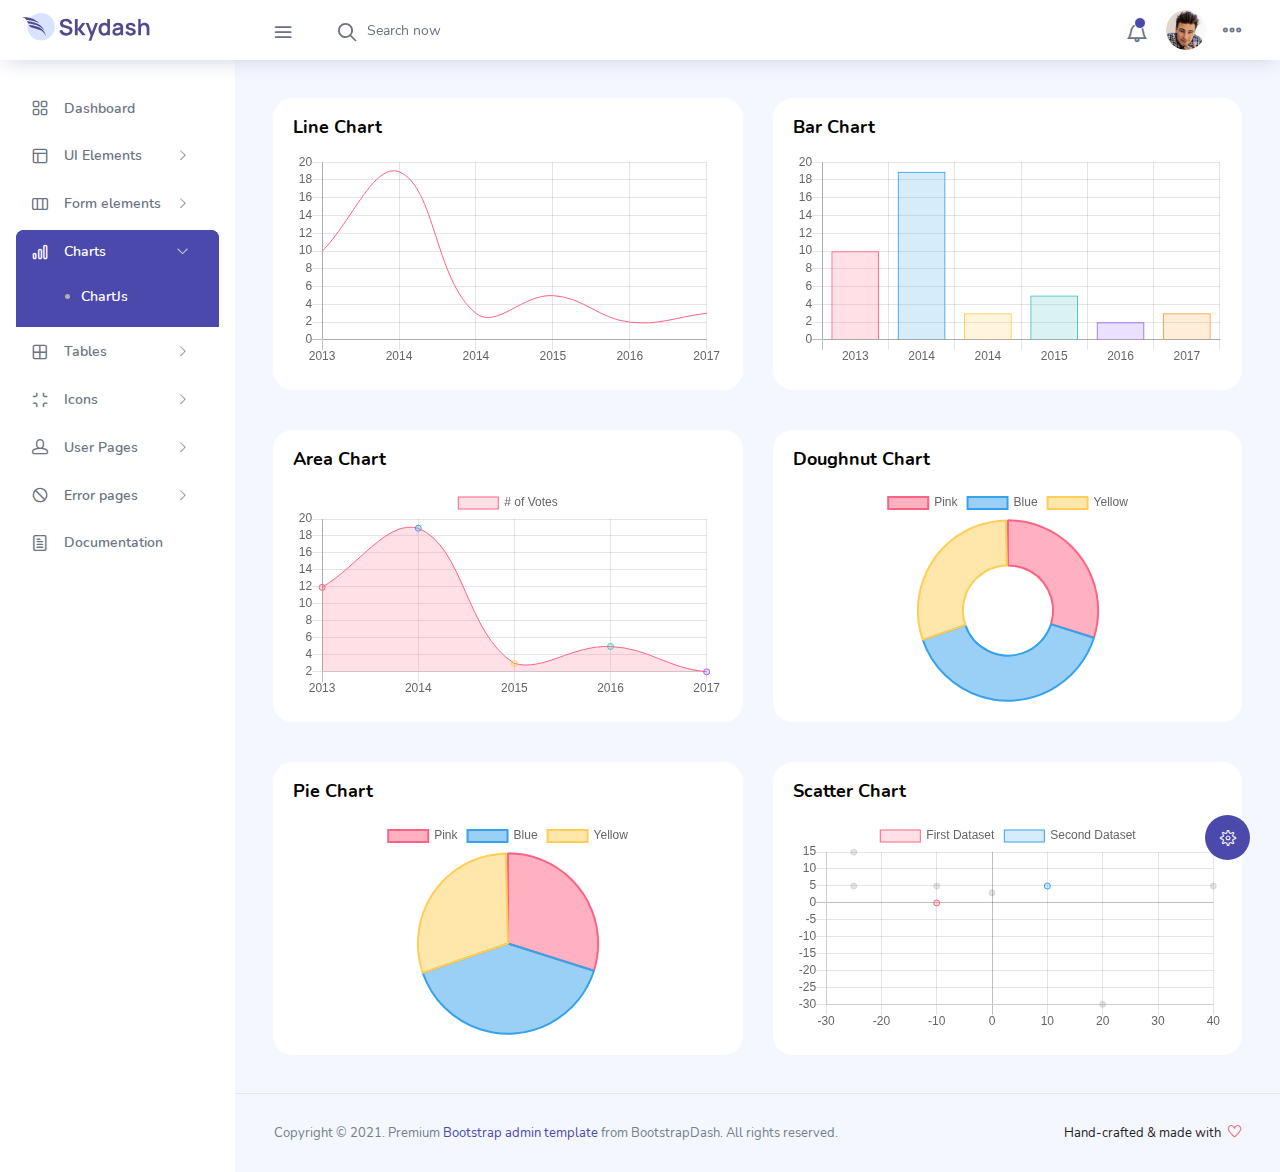
<file: pages/charts/chartjs.html>
<!DOCTYPE html>
<html lang="en">

<head>
  <!-- Required meta tags -->
  <meta charset="utf-8">
  <meta name="viewport" content="width=device-width, initial-scale=1, shrink-to-fit=no">
  <title>Skydash Admin</title>
  <!-- plugins:css -->
  <link rel="stylesheet" href="../../vendors/feather/feather.css">
  <link rel="stylesheet" href="../../vendors/ti-icons/css/themify-icons.css">
  <link rel="stylesheet" href="../../vendors/css/vendor.bundle.base.css">
  <!-- endinject -->
  <!-- Plugin css for this page -->
  <!-- End plugin css for this page -->
  <!-- inject:css -->
  <link rel="stylesheet" href="../../css/vertical-layout-light/style.css">
  <!-- endinject -->
  <link rel="shortcut icon" href="../../images/favicon.png" />
</head>

<body>
  <div class="container-scroller">
    <!-- partial:../../partials/_navbar.html -->
    <nav class="navbar col-lg-12 col-12 p-0 fixed-top d-flex flex-row">
      <div class="text-center navbar-brand-wrapper d-flex align-items-center justify-content-center">
        <a class="navbar-brand brand-logo mr-5" href="../../index.html"><img src="../../images/logo.svg" class="mr-2" alt="logo"/></a>
        <a class="navbar-brand brand-logo-mini" href="../../index.html"><img src="../../images/logo-mini.svg" alt="logo"/></a>
      </div>
      <div class="navbar-menu-wrapper d-flex align-items-center justify-content-end">
        <button class="navbar-toggler navbar-toggler align-self-center" type="button" data-toggle="minimize">
          <span class="icon-menu"></span>
        </button>
        <ul class="navbar-nav mr-lg-2">
          <li class="nav-item nav-search d-none d-lg-block">
            <div class="input-group">
              <div class="input-group-prepend hover-cursor" id="navbar-search-icon">
                <span class="input-group-text" id="search">
                  <i class="icon-search"></i>
                </span>
              </div>
              <input type="text" class="form-control" id="navbar-search-input" placeholder="Search now" aria-label="search" aria-describedby="search">
            </div>
          </li>
        </ul>
        <ul class="navbar-nav navbar-nav-right">
          <li class="nav-item dropdown">
            <a class="nav-link count-indicator dropdown-toggle" id="notificationDropdown" href="#" data-toggle="dropdown">
              <i class="icon-bell mx-0"></i>
              <span class="count"></span>
            </a>
            <div class="dropdown-menu dropdown-menu-right navbar-dropdown preview-list" aria-labelledby="notificationDropdown">
              <p class="mb-0 font-weight-normal float-left dropdown-header">Notifications</p>
              <a class="dropdown-item preview-item">
                <div class="preview-thumbnail">
                  <div class="preview-icon bg-success">
                    <i class="ti-info-alt mx-0"></i>
                  </div>
                </div>
                <div class="preview-item-content">
                  <h6 class="preview-subject font-weight-normal">Application Error</h6>
                  <p class="font-weight-light small-text mb-0 text-muted">
                    Just now
                  </p>
                </div>
              </a>
              <a class="dropdown-item preview-item">
                <div class="preview-thumbnail">
                  <div class="preview-icon bg-warning">
                    <i class="ti-settings mx-0"></i>
                  </div>
                </div>
                <div class="preview-item-content">
                  <h6 class="preview-subject font-weight-normal">Settings</h6>
                  <p class="font-weight-light small-text mb-0 text-muted">
                    Private message
                  </p>
                </div>
              </a>
              <a class="dropdown-item preview-item">
                <div class="preview-thumbnail">
                  <div class="preview-icon bg-info">
                    <i class="ti-user mx-0"></i>
                  </div>
                </div>
                <div class="preview-item-content">
                  <h6 class="preview-subject font-weight-normal">New user registration</h6>
                  <p class="font-weight-light small-text mb-0 text-muted">
                    2 days ago
                  </p>
                </div>
              </a>
            </div>
          </li>
          <li class="nav-item nav-profile dropdown">
            <a class="nav-link dropdown-toggle" href="#" data-toggle="dropdown" id="profileDropdown">
              <img src="../../images/faces/face28.jpg" alt="profile"/>
            </a>
            <div class="dropdown-menu dropdown-menu-right navbar-dropdown" aria-labelledby="profileDropdown">
              <a class="dropdown-item">
                <i class="ti-settings text-primary"></i>
                Settings
              </a>
              <a class="dropdown-item">
                <i class="ti-power-off text-primary"></i>
                Logout
              </a>
            </div>
          </li>
          <li class="nav-item nav-settings d-none d-lg-flex">
            <a class="nav-link" href="#">
              <i class="icon-ellipsis"></i>
            </a>
          </li>
        </ul>
        <button class="navbar-toggler navbar-toggler-right d-lg-none align-self-center" type="button" data-toggle="offcanvas">
          <span class="icon-menu"></span>
        </button>
      </div>
    </nav>
    <!-- partial -->
    <div class="container-fluid page-body-wrapper">
      <!-- partial:../../partials/_settings-panel.html -->
      <div class="theme-setting-wrapper">
        <div id="settings-trigger"><i class="ti-settings"></i></div>
        <div id="theme-settings" class="settings-panel">
          <i class="settings-close ti-close"></i>
          <p class="settings-heading">SIDEBAR SKINS</p>
          <div class="sidebar-bg-options selected" id="sidebar-light-theme"><div class="img-ss rounded-circle bg-light border mr-3"></div>Light</div>
          <div class="sidebar-bg-options" id="sidebar-dark-theme"><div class="img-ss rounded-circle bg-dark border mr-3"></div>Dark</div>
          <p class="settings-heading mt-2">HEADER SKINS</p>
          <div class="color-tiles mx-0 px-4">
            <div class="tiles success"></div>
            <div class="tiles warning"></div>
            <div class="tiles danger"></div>
            <div class="tiles info"></div>
            <div class="tiles dark"></div>
            <div class="tiles default"></div>
          </div>
        </div>
      </div>
      <div id="right-sidebar" class="settings-panel">
        <i class="settings-close ti-close"></i>
        <ul class="nav nav-tabs border-top" id="setting-panel" role="tablist">
          <li class="nav-item">
            <a class="nav-link active" id="todo-tab" data-toggle="tab" href="#todo-section" role="tab" aria-controls="todo-section" aria-expanded="true">TO DO LIST</a>
          </li>
          <li class="nav-item">
            <a class="nav-link" id="chats-tab" data-toggle="tab" href="#chats-section" role="tab" aria-controls="chats-section">CHATS</a>
          </li>
        </ul>
        <div class="tab-content" id="setting-content">
          <div class="tab-pane fade show active scroll-wrapper" id="todo-section" role="tabpanel" aria-labelledby="todo-section">
            <div class="add-items d-flex px-3 mb-0">
              <form class="form w-100">
                <div class="form-group d-flex">
                  <input type="text" class="form-control todo-list-input" placeholder="Add To-do">
                  <button type="submit" class="add btn btn-primary todo-list-add-btn" id="add-task">Add</button>
                </div>
              </form>
            </div>
            <div class="list-wrapper px-3">
              <ul class="d-flex flex-column-reverse todo-list">
                <li>
                  <div class="form-check">
                    <label class="form-check-label">
                      <input class="checkbox" type="checkbox">
                      Team review meeting at 3.00 PM
                    </label>
                  </div>
                  <i class="remove ti-close"></i>
                </li>
                <li>
                  <div class="form-check">
                    <label class="form-check-label">
                      <input class="checkbox" type="checkbox">
                      Prepare for presentation
                    </label>
                  </div>
                  <i class="remove ti-close"></i>
                </li>
                <li>
                  <div class="form-check">
                    <label class="form-check-label">
                      <input class="checkbox" type="checkbox">
                      Resolve all the low priority tickets due today
                    </label>
                  </div>
                  <i class="remove ti-close"></i>
                </li>
                <li class="completed">
                  <div class="form-check">
                    <label class="form-check-label">
                      <input class="checkbox" type="checkbox" checked>
                      Schedule meeting for next week
                    </label>
                  </div>
                  <i class="remove ti-close"></i>
                </li>
                <li class="completed">
                  <div class="form-check">
                    <label class="form-check-label">
                      <input class="checkbox" type="checkbox" checked>
                      Project review
                    </label>
                  </div>
                  <i class="remove ti-close"></i>
                </li>
              </ul>
            </div>
            <h4 class="px-3 text-muted mt-5 font-weight-light mb-0">Events</h4>
            <div class="events pt-4 px-3">
              <div class="wrapper d-flex mb-2">
                <i class="ti-control-record text-primary mr-2"></i>
                <span>Feb 11 2018</span>
              </div>
              <p class="mb-0 font-weight-thin text-gray">Creating component page build a js</p>
              <p class="text-gray mb-0">The total number of sessions</p>
            </div>
            <div class="events pt-4 px-3">
              <div class="wrapper d-flex mb-2">
                <i class="ti-control-record text-primary mr-2"></i>
                <span>Feb 7 2018</span>
              </div>
              <p class="mb-0 font-weight-thin text-gray">Meeting with Alisa</p>
              <p class="text-gray mb-0 ">Call Sarah Graves</p>
            </div>
          </div>
          <!-- To do section tab ends -->
          <div class="tab-pane fade" id="chats-section" role="tabpanel" aria-labelledby="chats-section">
            <div class="d-flex align-items-center justify-content-between border-bottom">
              <p class="settings-heading border-top-0 mb-3 pl-3 pt-0 border-bottom-0 pb-0">Friends</p>
              <small class="settings-heading border-top-0 mb-3 pt-0 border-bottom-0 pb-0 pr-3 font-weight-normal">See All</small>
            </div>
            <ul class="chat-list">
              <li class="list active">
                <div class="profile"><img src="../../images/faces/face1.jpg" alt="image"><span class="online"></span></div>
                <div class="info">
                  <p>Thomas Douglas</p>
                  <p>Available</p>
                </div>
                <small class="text-muted my-auto">19 min</small>
              </li>
              <li class="list">
                <div class="profile"><img src="../../images/faces/face2.jpg" alt="image"><span class="offline"></span></div>
                <div class="info">
                  <div class="wrapper d-flex">
                    <p>Catherine</p>
                  </div>
                  <p>Away</p>
                </div>
                <div class="badge badge-success badge-pill my-auto mx-2">4</div>
                <small class="text-muted my-auto">23 min</small>
              </li>
              <li class="list">
                <div class="profile"><img src="../../images/faces/face3.jpg" alt="image"><span class="online"></span></div>
                <div class="info">
                  <p>Daniel Russell</p>
                  <p>Available</p>
                </div>
                <small class="text-muted my-auto">14 min</small>
              </li>
              <li class="list">
                <div class="profile"><img src="../../images/faces/face4.jpg" alt="image"><span class="offline"></span></div>
                <div class="info">
                  <p>James Richardson</p>
                  <p>Away</p>
                </div>
                <small class="text-muted my-auto">2 min</small>
              </li>
              <li class="list">
                <div class="profile"><img src="../../images/faces/face5.jpg" alt="image"><span class="online"></span></div>
                <div class="info">
                  <p>Madeline Kennedy</p>
                  <p>Available</p>
                </div>
                <small class="text-muted my-auto">5 min</small>
              </li>
              <li class="list">
                <div class="profile"><img src="../../images/faces/face6.jpg" alt="image"><span class="online"></span></div>
                <div class="info">
                  <p>Sarah Graves</p>
                  <p>Available</p>
                </div>
                <small class="text-muted my-auto">47 min</small>
              </li>
            </ul>
          </div>
          <!-- chat tab ends -->
        </div>
      </div>
      <!-- partial -->
      <!-- partial:../../partials/_sidebar.html -->
      <nav class="sidebar sidebar-offcanvas" id="sidebar">
        <ul class="nav">
          <li class="nav-item">
            <a class="nav-link" href="../../index.html">
              <i class="icon-grid menu-icon"></i>
              <span class="menu-title">Dashboard</span>
            </a>
          </li>
          <li class="nav-item">
            <a class="nav-link" data-toggle="collapse" href="#ui-basic" aria-expanded="false" aria-controls="ui-basic">
              <i class="icon-layout menu-icon"></i>
              <span class="menu-title">UI Elements</span>
              <i class="menu-arrow"></i>
            </a>
            <div class="collapse" id="ui-basic">
              <ul class="nav flex-column sub-menu">
                <li class="nav-item"> <a class="nav-link" href="../../pages/ui-features/buttons.html">Buttons</a></li>
                <li class="nav-item"> <a class="nav-link" href="../../pages/ui-features/dropdowns.html">Dropdowns</a></li>
                <li class="nav-item"> <a class="nav-link" href="../../pages/ui-features/typography.html">Typography</a></li>
              </ul>
            </div>
          </li>
          <li class="nav-item">
            <a class="nav-link" data-toggle="collapse" href="#form-elements" aria-expanded="false" aria-controls="form-elements">
              <i class="icon-columns menu-icon"></i>
              <span class="menu-title">Form elements</span>
              <i class="menu-arrow"></i>
            </a>
            <div class="collapse" id="form-elements">
              <ul class="nav flex-column sub-menu">
                <li class="nav-item"><a class="nav-link" href="../../pages/forms/basic_elements.html">Basic Elements</a></li>
              </ul>
            </div>
          </li>
          <li class="nav-item">
            <a class="nav-link" data-toggle="collapse" href="#charts" aria-expanded="false" aria-controls="charts">
              <i class="icon-bar-graph menu-icon"></i>
              <span class="menu-title">Charts</span>
              <i class="menu-arrow"></i>
            </a>
            <div class="collapse" id="charts">
              <ul class="nav flex-column sub-menu">
                <li class="nav-item"> <a class="nav-link" href="../../pages/charts/chartjs.html">ChartJs</a></li>
              </ul>
            </div>
          </li>
          <li class="nav-item">
            <a class="nav-link" data-toggle="collapse" href="#tables" aria-expanded="false" aria-controls="tables">
              <i class="icon-grid-2 menu-icon"></i>
              <span class="menu-title">Tables</span>
              <i class="menu-arrow"></i>
            </a>
            <div class="collapse" id="tables">
              <ul class="nav flex-column sub-menu">
                <li class="nav-item"> <a class="nav-link" href="../../pages/tables/basic-table.html">Basic table</a></li>
              </ul>
            </div>
          </li>
          <li class="nav-item">
            <a class="nav-link" data-toggle="collapse" href="#icons" aria-expanded="false" aria-controls="icons">
              <i class="icon-contract menu-icon"></i>
              <span class="menu-title">Icons</span>
              <i class="menu-arrow"></i>
            </a>
            <div class="collapse" id="icons">
              <ul class="nav flex-column sub-menu">
                <li class="nav-item"> <a class="nav-link" href="../../pages/icons/mdi.html">Mdi icons</a></li>
              </ul>
            </div>
          </li>
          <li class="nav-item">
            <a class="nav-link" data-toggle="collapse" href="#auth" aria-expanded="false" aria-controls="auth">
              <i class="icon-head menu-icon"></i>
              <span class="menu-title">User Pages</span>
              <i class="menu-arrow"></i>
            </a>
            <div class="collapse" id="auth">
              <ul class="nav flex-column sub-menu">
                <li class="nav-item"> <a class="nav-link" href="../../pages/samples/login.html"> Login </a></li>
                <li class="nav-item"> <a class="nav-link" href="../../pages/samples/register.html"> Register </a></li>
              </ul>
            </div>
          </li>
          <li class="nav-item">
            <a class="nav-link" data-toggle="collapse" href="#error" aria-expanded="false" aria-controls="error">
              <i class="icon-ban menu-icon"></i>
              <span class="menu-title">Error pages</span>
              <i class="menu-arrow"></i>
            </a>
            <div class="collapse" id="error">
              <ul class="nav flex-column sub-menu">
                <li class="nav-item"> <a class="nav-link" href="../../pages/samples/error-404.html"> 404 </a></li>
                <li class="nav-item"> <a class="nav-link" href="../../pages/samples/error-500.html"> 500 </a></li>
              </ul>
            </div>
          </li>
          <li class="nav-item">
            <a class="nav-link" href="../../pages/documentation/documentation.html">
              <i class="icon-paper menu-icon"></i>
              <span class="menu-title">Documentation</span>
            </a>
          </li>
        </ul>
      </nav>
      <!-- partial -->
      <div class="main-panel">
        <div class="content-wrapper">
          <div class="row">
            <div class="col-lg-6 grid-margin stretch-card">
              <div class="card">
                <div class="card-body">
                  <h4 class="card-title">Line chart</h4>
                  <canvas id="lineChart"></canvas>
                </div>
              </div>
            </div>
            <div class="col-lg-6 grid-margin stretch-card">
              <div class="card">
                <div class="card-body">
                  <h4 class="card-title">Bar chart</h4>
                  <canvas id="barChart"></canvas>
                </div>
              </div>
            </div>
          </div>
          <div class="row">
            <div class="col-lg-6 grid-margin stretch-card">
              <div class="card">
                <div class="card-body">
                  <h4 class="card-title">Area chart</h4>
                  <canvas id="areaChart"></canvas>
                </div>
              </div>
            </div>
            <div class="col-lg-6 grid-margin stretch-card">
              <div class="card">
                <div class="card-body">
                  <h4 class="card-title">Doughnut chart</h4>
                  <canvas id="doughnutChart"></canvas>
                </div>
              </div>
            </div>
          </div>
          <div class="row">
            <div class="col-lg-6 grid-margin grid-margin-lg-0 stretch-card">
              <div class="card">
                <div class="card-body">
                  <h4 class="card-title">Pie chart</h4>
                  <canvas id="pieChart"></canvas>
                </div>
              </div>
            </div>
            <div class="col-lg-6 grid-margin grid-margin-lg-0 stretch-card">
              <div class="card">
                <div class="card-body">
                  <h4 class="card-title">Scatter chart</h4>
                  <canvas id="scatterChart"></canvas>
                </div>
              </div>
            </div>
          </div>
        </div>
        <!-- content-wrapper ends -->
        <!-- partial:../../partials/_footer.html -->
        <footer class="footer">
          <div class="d-sm-flex justify-content-center justify-content-sm-between">
            <span class="text-muted text-center text-sm-left d-block d-sm-inline-block">Copyright © 2021.  Premium <a href="https://www.bootstrapdash.com/" target="_blank">Bootstrap admin template</a> from BootstrapDash. All rights reserved.</span>
            <span class="float-none float-sm-right d-block mt-1 mt-sm-0 text-center">Hand-crafted & made with <i class="ti-heart text-danger ml-1"></i></span>
          </div>
        </footer>
        <!-- partial -->
      </div>
      <!-- main-panel ends -->
    </div>
    <!-- page-body-wrapper ends -->
  </div>
  <!-- container-scroller -->
  <!-- plugins:js -->
  <script src="../../vendors/js/vendor.bundle.base.js"></script>
  <!-- endinject -->
  <!-- Plugin js for this page -->
  <script src="../../vendors/chart.js/Chart.min.js"></script>
  <!-- End plugin js for this page -->
  <!-- inject:js -->
  <script src="../../js/off-canvas.js"></script>
  <script src="../../js/hoverable-collapse.js"></script>
  <script src="../../js/template.js"></script>
  <script src="../../js/settings.js"></script>
  <script src="../../js/todolist.js"></script>
  <!-- endinject -->
  <!-- Custom js for this page-->
  <script src="../../js/chart.js"></script>
  <!-- End custom js for this page-->
</body>

</html>
</file>
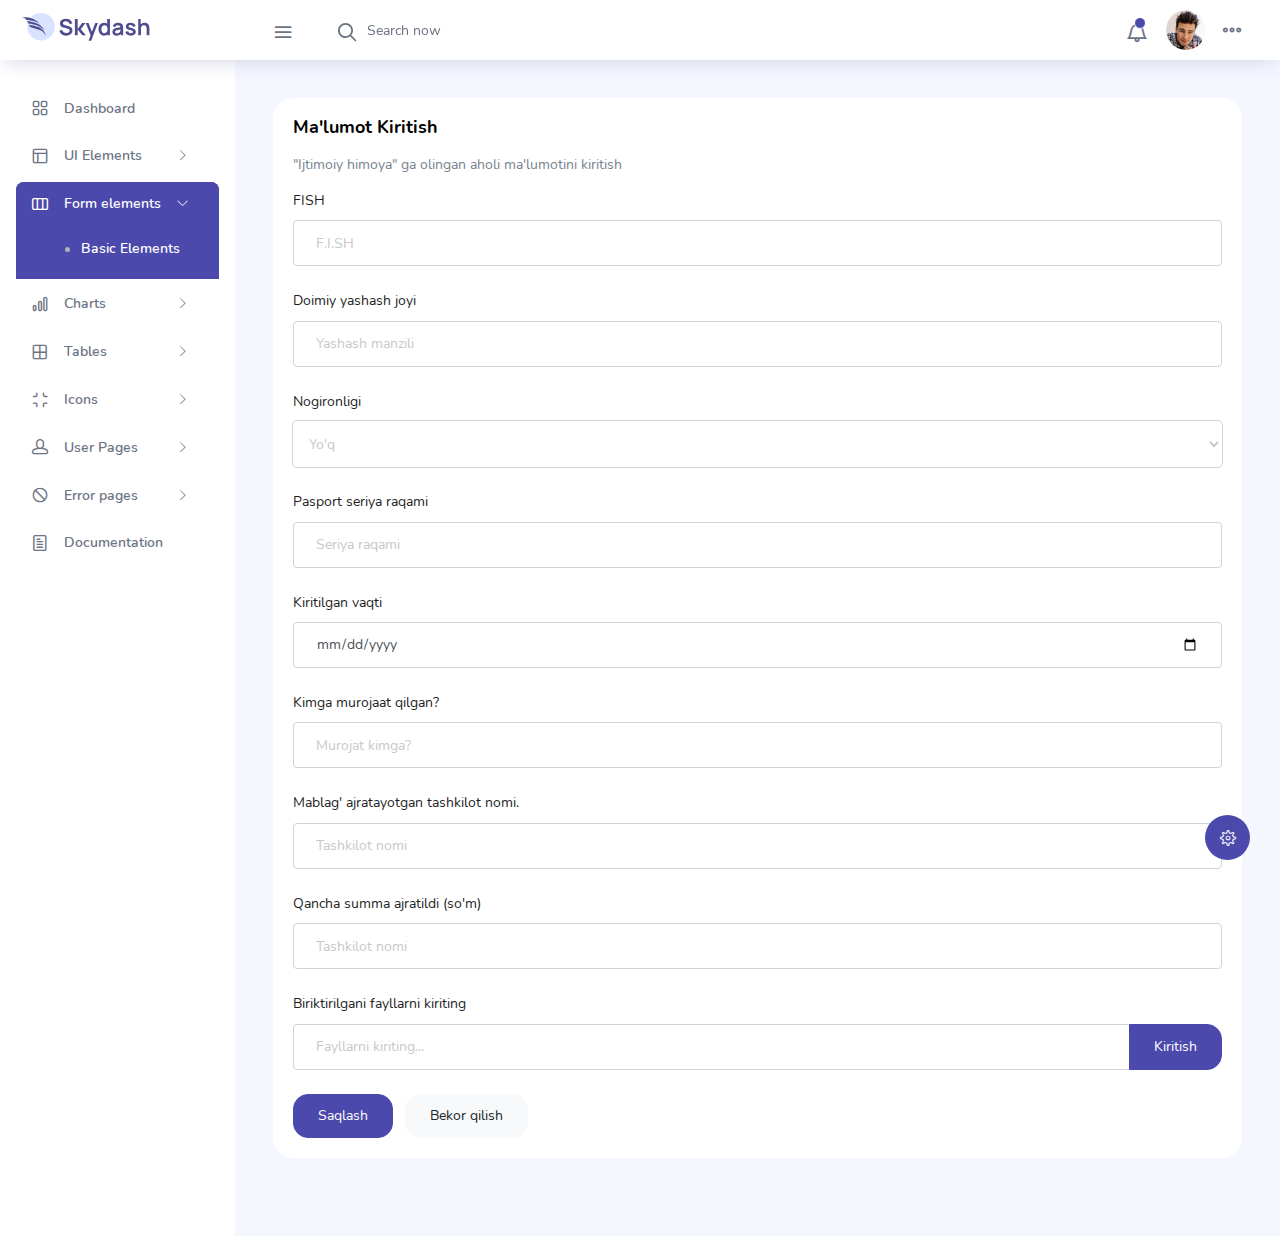
<file: pages/forms/basic_elements.html>
<!DOCTYPE html>
<html lang="en">

<head>
    <!-- Required meta tags -->
    <meta charset="utf-8">
    <meta name="viewport" content="width=device-width, initial-scale=1, shrink-to-fit=no">
    <title>Skydash Admin</title>
    <!-- plugins:css -->
    <link rel="stylesheet" href="../../vendors/feather/feather.css">
    <link rel="stylesheet" href="../../vendors/ti-icons/css/themify-icons.css">
    <link rel="stylesheet" href="../../vendors/css/vendor.bundle.base.css">
    <!-- endinject -->
    <!-- Plugin css for this page -->
    <link rel="stylesheet" href="../../vendors/select2/select2.min.css">
    <link rel="stylesheet" href="../../vendors/select2-bootstrap-theme/select2-bootstrap.min.css">
    <!-- End plugin css for this page -->
    <!-- inject:css -->
    <link rel="stylesheet" href="../../css/vertical-layout-light/style.css">
    <!-- endinject -->
    <link rel="shortcut icon" href="../../images/favicon.png" />
</head>

<body>
    <div class="container-scroller">
        <!-- partial:../../partials/_navbar.html -->
        <nav class="navbar col-lg-12 col-12 p-0 fixed-top d-flex flex-row">
            <div class="text-center navbar-brand-wrapper d-flex align-items-center justify-content-center">
                <a class="navbar-brand brand-logo mr-5" href="../../index.html"><img src="../../images/logo.svg"
                        class="mr-2" alt="logo" /></a>
                <a class="navbar-brand brand-logo-mini" href="../../index.html"><img src="../../images/logo-mini.svg"
                        alt="logo" /></a>
            </div>
            <div class="navbar-menu-wrapper d-flex align-items-center justify-content-end">
                <button class="navbar-toggler navbar-toggler align-self-center" type="button" data-toggle="minimize">
                    <span class="icon-menu"></span>
                </button>
                <ul class="navbar-nav mr-lg-2">
                    <li class="nav-item nav-search d-none d-lg-block">
                        <div class="input-group">
                            <div class="input-group-prepend hover-cursor" id="navbar-search-icon">
                                <span class="input-group-text" id="search">
                                    <i class="icon-search"></i>
                                </span>
                            </div>
                            <input type="text" class="form-control" id="navbar-search-input" placeholder="Search now"
                                aria-label="search" aria-describedby="search">
                        </div>
                    </li>
                </ul>
                <ul class="navbar-nav navbar-nav-right">
                    <li class="nav-item dropdown">
                        <a class="nav-link count-indicator dropdown-toggle" id="notificationDropdown" href="#"
                            data-toggle="dropdown">
                            <i class="icon-bell mx-0"></i>
                            <span class="count"></span>
                        </a>
                        <div class="dropdown-menu dropdown-menu-right navbar-dropdown preview-list"
                            aria-labelledby="notificationDropdown">
                            <p class="mb-0 font-weight-normal float-left dropdown-header">Notifications</p>
                            <a class="dropdown-item preview-item">
                                <div class="preview-thumbnail">
                                    <div class="preview-icon bg-success">
                                        <i class="ti-info-alt mx-0"></i>
                                    </div>
                                </div>
                                <div class="preview-item-content">
                                    <h6 class="preview-subject font-weight-normal">Application Error</h6>
                                    <p class="font-weight-light small-text mb-0 text-muted">
                                        Just now
                                    </p>
                                </div>
                            </a>
                            <a class="dropdown-item preview-item">
                                <div class="preview-thumbnail">
                                    <div class="preview-icon bg-warning">
                                        <i class="ti-settings mx-0"></i>
                                    </div>
                                </div>
                                <div class="preview-item-content">
                                    <h6 class="preview-subject font-weight-normal">Settings</h6>
                                    <p class="font-weight-light small-text mb-0 text-muted">
                                        Private message
                                    </p>
                                </div>
                            </a>
                            <a class="dropdown-item preview-item">
                                <div class="preview-thumbnail">
                                    <div class="preview-icon bg-info">
                                        <i class="ti-user mx-0"></i>
                                    </div>
                                </div>
                                <div class="preview-item-content">
                                    <h6 class="preview-subject font-weight-normal">New user registration</h6>
                                    <p class="font-weight-light small-text mb-0 text-muted">
                                        2 days ago
                                    </p>
                                </div>
                            </a>
                        </div>
                    </li>
                    <li class="nav-item nav-profile dropdown">
                        <a class="nav-link dropdown-toggle" href="#" data-toggle="dropdown" id="profileDropdown">
                            <img src="../../images/faces/face28.jpg" alt="profile" />
                        </a>
                        <div class="dropdown-menu dropdown-menu-right navbar-dropdown"
                            aria-labelledby="profileDropdown">
                            <a class="dropdown-item">
                                <i class="ti-settings text-primary"></i>
                                Settings
                            </a>
                            <a class="dropdown-item">
                                <i class="ti-power-off text-primary"></i>
                                Logout
                            </a>
                        </div>
                    </li>
                    <li class="nav-item nav-settings d-none d-lg-flex">
                        <a class="nav-link" href="#">
                            <i class="icon-ellipsis"></i>
                        </a>
                    </li>
                </ul>
                <button class="navbar-toggler navbar-toggler-right d-lg-none align-self-center" type="button"
                    data-toggle="offcanvas">
                    <span class="icon-menu"></span>
                </button>
            </div>
        </nav>
        <!-- partial -->
        <div class="container-fluid page-body-wrapper">
            <!-- partial:../../partials/_settings-panel.html -->
            <div class="theme-setting-wrapper">
                <div id="settings-trigger"><i class="ti-settings"></i></div>
                <div id="theme-settings" class="settings-panel">
                    <i class="settings-close ti-close"></i>
                    <p class="settings-heading">SIDEBAR SKINS</p>
                    <div class="sidebar-bg-options selected" id="sidebar-light-theme">
                        <div class="img-ss rounded-circle bg-light border mr-3"></div>Light
                    </div>
                    <div class="sidebar-bg-options" id="sidebar-dark-theme">
                        <div class="img-ss rounded-circle bg-dark border mr-3"></div>Dark
                    </div>
                    <p class="settings-heading mt-2">HEADER SKINS</p>
                    <div class="color-tiles mx-0 px-4">
                        <div class="tiles success"></div>
                        <div class="tiles warning"></div>
                        <div class="tiles danger"></div>
                        <div class="tiles info"></div>
                        <div class="tiles dark"></div>
                        <div class="tiles default"></div>
                    </div>
                </div>
            </div>
            <div id="right-sidebar" class="settings-panel">
                <i class="settings-close ti-close"></i>
                <ul class="nav nav-tabs border-top" id="setting-panel" role="tablist">
                    <li class="nav-item">
                        <a class="nav-link active" id="todo-tab" data-toggle="tab" href="#todo-section" role="tab"
                            aria-controls="todo-section" aria-expanded="true">TO DO LIST</a>
                    </li>
                    <li class="nav-item">
                        <a class="nav-link" id="chats-tab" data-toggle="tab" href="#chats-section" role="tab"
                            aria-controls="chats-section">CHATS</a>
                    </li>
                </ul>
                <div class="tab-content" id="setting-content">
                    <div class="tab-pane fade show active scroll-wrapper" id="todo-section" role="tabpanel"
                        aria-labelledby="todo-section">
                        <div class="add-items d-flex px-3 mb-0">
                            <form class="form w-100">
                                <div class="form-group d-flex">
                                    <input type="text" class="form-control todo-list-input" placeholder="Add To-do">
                                    <button type="submit" class="add btn btn-primary todo-list-add-btn"
                                        id="add-task">Add</button>
                                </div>
                            </form>
                        </div>
                        <div class="list-wrapper px-3">
                            <ul class="d-flex flex-column-reverse todo-list">
                                <li>
                                    <div class="form-check">
                                        <label class="form-check-label">
                                            <input class="checkbox" type="checkbox">
                                            Team review meeting at 3.00 PM
                                        </label>
                                    </div>
                                    <i class="remove ti-close"></i>
                                </li>
                                <li>
                                    <div class="form-check">
                                        <label class="form-check-label">
                                            <input class="checkbox" type="checkbox">
                                            Prepare for presentation
                                        </label>
                                    </div>
                                    <i class="remove ti-close"></i>
                                </li>
                                <li>
                                    <div class="form-check">
                                        <label class="form-check-label">
                                            <input class="checkbox" type="checkbox">
                                            Resolve all the low priority tickets due today
                                        </label>
                                    </div>
                                    <i class="remove ti-close"></i>
                                </li>
                                <li class="completed">
                                    <div class="form-check">
                                        <label class="form-check-label">
                                            <input class="checkbox" type="checkbox" checked>
                                            Schedule meeting for next week
                                        </label>
                                    </div>
                                    <i class="remove ti-close"></i>
                                </li>
                                <li class="completed">
                                    <div class="form-check">
                                        <label class="form-check-label">
                                            <input class="checkbox" type="checkbox" checked>
                                            Project review
                                        </label>
                                    </div>
                                    <i class="remove ti-close"></i>
                                </li>
                            </ul>
                        </div>
                        <h4 class="px-3 text-muted mt-5 font-weight-light mb-0">Events</h4>
                        <div class="events pt-4 px-3">
                            <div class="wrapper d-flex mb-2">
                                <i class="ti-control-record text-primary mr-2"></i>
                                <span>Feb 11 2018</span>
                            </div>
                            <p class="mb-0 font-weight-thin text-gray">Creating component page build a js</p>
                            <p class="text-gray mb-0">The total number of sessions</p>
                        </div>
                        <div class="events pt-4 px-3">
                            <div class="wrapper d-flex mb-2">
                                <i class="ti-control-record text-primary mr-2"></i>
                                <span>Feb 7 2018</span>
                            </div>
                            <p class="mb-0 font-weight-thin text-gray">Meeting with Alisa</p>
                            <p class="text-gray mb-0 ">Call Sarah Graves</p>
                        </div>
                    </div>
                    <!-- To do section tab ends -->
                    <div class="tab-pane fade" id="chats-section" role="tabpanel" aria-labelledby="chats-section">
                        <div class="d-flex align-items-center justify-content-between border-bottom">
                            <p class="settings-heading border-top-0 mb-3 pl-3 pt-0 border-bottom-0 pb-0">Friends</p>
                            <small
                                class="settings-heading border-top-0 mb-3 pt-0 border-bottom-0 pb-0 pr-3 font-weight-normal">See
                                All</small>
                        </div>
                        <ul class="chat-list">
                            <li class="list active">
                                <div class="profile"><img src="../../images/faces/face1.jpg" alt="image"><span
                                        class="online"></span></div>
                                <div class="info">
                                    <p>Thomas Douglas</p>
                                    <p>Available</p>
                                </div>
                                <small class="text-muted my-auto">19 min</small>
                            </li>
                            <li class="list">
                                <div class="profile"><img src="../../images/faces/face2.jpg" alt="image"><span
                                        class="offline"></span></div>
                                <div class="info">
                                    <div class="wrapper d-flex">
                                        <p>Catherine</p>
                                    </div>
                                    <p>Away</p>
                                </div>
                                <div class="badge badge-success badge-pill my-auto mx-2">4</div>
                                <small class="text-muted my-auto">23 min</small>
                            </li>
                            <li class="list">
                                <div class="profile"><img src="../../images/faces/face3.jpg" alt="image"><span
                                        class="online"></span></div>
                                <div class="info">
                                    <p>Daniel Russell</p>
                                    <p>Available</p>
                                </div>
                                <small class="text-muted my-auto">14 min</small>
                            </li>
                            <li class="list">
                                <div class="profile"><img src="../../images/faces/face4.jpg" alt="image"><span
                                        class="offline"></span></div>
                                <div class="info">
                                    <p>James Richardson</p>
                                    <p>Away</p>
                                </div>
                                <small class="text-muted my-auto">2 min</small>
                            </li>
                            <li class="list">
                                <div class="profile"><img src="../../images/faces/face5.jpg" alt="image"><span
                                        class="online"></span></div>
                                <div class="info">
                                    <p>Madeline Kennedy</p>
                                    <p>Available</p>
                                </div>
                                <small class="text-muted my-auto">5 min</small>
                            </li>
                            <li class="list">
                                <div class="profile"><img src="../../images/faces/face6.jpg" alt="image"><span
                                        class="online"></span></div>
                                <div class="info">
                                    <p>Sarah Graves</p>
                                    <p>Available</p>
                                </div>
                                <small class="text-muted my-auto">47 min</small>
                            </li>
                        </ul>
                    </div>
                    <!-- chat tab ends -->
                </div>
            </div>
            <!-- partial -->
            <!-- partial:../../partials/_sidebar.html -->
            <nav class="sidebar sidebar-offcanvas" id="sidebar">
                <ul class="nav">
                    <li class="nav-item">
                        <a class="nav-link" href="../../index.html">
                            <i class="icon-grid menu-icon"></i>
                            <span class="menu-title">Dashboard</span>
                        </a>
                    </li>
                    <li class="nav-item">
                        <a class="nav-link" data-toggle="collapse" href="#ui-basic" aria-expanded="false"
                            aria-controls="ui-basic">
                            <i class="icon-layout menu-icon"></i>
                            <span class="menu-title">UI Elements</span>
                            <i class="menu-arrow"></i>
                        </a>
                        <div class="collapse" id="ui-basic">
                            <ul class="nav flex-column sub-menu">
                                <li class="nav-item"> <a class="nav-link"
                                        href="../../pages/ui-features/buttons.html">Buttons</a></li>
                                <li class="nav-item"> <a class="nav-link"
                                        href="../../pages/ui-features/dropdowns.html">Dropdowns</a></li>
                                <li class="nav-item"> <a class="nav-link"
                                        href="../../pages/ui-features/typography.html">Typography</a></li>
                            </ul>
                        </div>
                    </li>
                    <li class="nav-item">
                        <a class="nav-link" data-toggle="collapse" href="#form-elements" aria-expanded="false"
                            aria-controls="form-elements">
                            <i class="icon-columns menu-icon"></i>
                            <span class="menu-title">Form elements</span>
                            <i class="menu-arrow"></i>
                        </a>
                        <div class="collapse" id="form-elements">
                            <ul class="nav flex-column sub-menu">
                                <li class="nav-item"><a class="nav-link"
                                        href="../../pages/forms/basic_elements.html">Basic Elements</a></li>
                            </ul>
                        </div>
                    </li>
                    <li class="nav-item">
                        <a class="nav-link" data-toggle="collapse" href="#charts" aria-expanded="false"
                            aria-controls="charts">
                            <i class="icon-bar-graph menu-icon"></i>
                            <span class="menu-title">Charts</span>
                            <i class="menu-arrow"></i>
                        </a>
                        <div class="collapse" id="charts">
                            <ul class="nav flex-column sub-menu">
                                <li class="nav-item"> <a class="nav-link"
                                        href="../../pages/charts/chartjs.html">ChartJs</a></li>
                            </ul>
                        </div>
                    </li>
                    <li class="nav-item">
                        <a class="nav-link" data-toggle="collapse" href="#tables" aria-expanded="false"
                            aria-controls="tables">
                            <i class="icon-grid-2 menu-icon"></i>
                            <span class="menu-title">Tables</span>
                            <i class="menu-arrow"></i>
                        </a>
                        <div class="collapse" id="tables">
                            <ul class="nav flex-column sub-menu">
                                <li class="nav-item"> <a class="nav-link"
                                        href="../../pages/tables/basic-table.html">Basic table</a></li>
                            </ul>
                        </div>
                    </li>
                    <li class="nav-item">
                        <a class="nav-link" data-toggle="collapse" href="#icons" aria-expanded="false"
                            aria-controls="icons">
                            <i class="icon-contract menu-icon"></i>
                            <span class="menu-title">Icons</span>
                            <i class="menu-arrow"></i>
                        </a>
                        <div class="collapse" id="icons">
                            <ul class="nav flex-column sub-menu">
                                <li class="nav-item"> <a class="nav-link" href="../../pages/icons/mdi.html">Mdi
                                        icons</a></li>
                            </ul>
                        </div>
                    </li>
                    <li class="nav-item">
                        <a class="nav-link" data-toggle="collapse" href="#auth" aria-expanded="false"
                            aria-controls="auth">
                            <i class="icon-head menu-icon"></i>
                            <span class="menu-title">User Pages</span>
                            <i class="menu-arrow"></i>
                        </a>
                        <div class="collapse" id="auth">
                            <ul class="nav flex-column sub-menu">
                                <li class="nav-item"> <a class="nav-link" href="../../pages/samples/login.html"> Login
                                    </a></li>
                                <li class="nav-item"> <a class="nav-link" href="../../pages/samples/register.html">
                                        Register </a></li>
                            </ul>
                        </div>
                    </li>
                    <li class="nav-item">
                        <a class="nav-link" data-toggle="collapse" href="#error" aria-expanded="false"
                            aria-controls="error">
                            <i class="icon-ban menu-icon"></i>
                            <span class="menu-title">Error pages</span>
                            <i class="menu-arrow"></i>
                        </a>
                        <div class="collapse" id="error">
                            <ul class="nav flex-column sub-menu">
                                <li class="nav-item"> <a class="nav-link" href="../../pages/samples/error-404.html"> 404
                                    </a></li>
                                <li class="nav-item"> <a class="nav-link" href="../../pages/samples/error-500.html"> 500
                                    </a></li>
                            </ul>
                        </div>
                    </li>
                    <li class="nav-item">
                        <a class="nav-link" href="../../pages/documentation/documentation.html">
                            <i class="icon-paper menu-icon"></i>
                            <span class="menu-title">Documentation</span>
                        </a>
                    </li>
                </ul>
            </nav>
            <!-- partial -->
            <div class="main-panel">
                <div class="content-wrapper">
                    <div class="row">
                        <div class="col-md-12 grid-margin stretch-card">
                            <div class="card">
                                <div class="card-body">
                                    <h4 class="card-title">Ma'lumot kiritish</h4>
                                    <p class="card-description">
                                        "Ijtimoiy himoya" ga olingan aholi ma'lumotini kiritish
                                    </p>
                                    <form class="forms-sample">
                                        <div class="form-group">
                                            <label for="exampleInputUsername1">FISH</label>
                                            <input type="text" class="form-control" id="exampleInputUsername1"
                                                placeholder="F.I.SH">
                                        </div>

                                        <div class="form-group">
                                            <label for="exampleInputUsername1">Doimiy yashash joyi</label>
                                            <input type="text" class="form-control" id="exampleInputUsername2"
                                                placeholder="Yashash manzili">
                                        </div>
                                        <div class="form-group">
                                            <label for="exampleFormControlSelect2">Nogironligi</label>
                                            <select class="form-control" id="exampleFormControlSelect2">
                                                <option>Yo'q</option>
                                                <option>I</option>
                                                <option>II</option>
                                                <option>III</option>
                                            </select>
                                        </div>
                                        <div class="form-group">
                                            <label for="exampleInputPassword1">Pasport seriya raqami</label>
                                            <input type="text" class="form-control" id="exampleInputPassword1"
                                                placeholder="Seriya raqami">
                                        </div>
                                        <div class="form-group">
                                            <label for="exampleInputEmail1">Kiritilgan vaqti</label>
                                            <input type="date" class="form-control" id="exampleInputDate1"
                                                placeholder="24/11/2022">
                                        </div>
                                        <div class="form-group">
                                            <label for="exampleInputConfirmPassword1">Kimga murojaat qilgan?</label>
                                            <input type="text" class="form-control" id="exampleInputConfirmPassword1"
                                                placeholder="Murojat kimga?">
                                        </div>
                                        <div class="form-group">
                                            <label for="exampleInputConfirmPassword1">Mablag' ajratayotgan tashkilot
                                                nomi.</label>
                                            <input type="text" class="form-control" id="exampleInputConfirmPassword1"
                                                placeholder="Tashkilot nomi">
                                        </div>
                                        <div class="form-group">
                                            <label for="exampleInputConfirmPassword1">Qancha summa ajratildi
                                                (so'm)</label>
                                            <input type="number" class="form-control" id="exampleInputConfirmPassword1"
                                                placeholder="Tashkilot nomi">
                                        </div>
                                        <div class="form-group">
                                            <label>Biriktirilgani fayllarni kiriting</label>
                                            <input type="file" name="img[]" class="file-upload-default">
                                            <div class="input-group col-xs-12">
                                                <input type="text" class="form-control file-upload-info" disabled=""
                                                    placeholder="Fayllarni kiriting...">
                                                <span class="input-group-append">
                                                    <button class="file-upload-browse btn btn-primary"
                                                        type="button">Kiritish</button>
                                                </span>
                                            </div>
                                        </div>
                                        <button type="submit" class="btn btn-primary mr-2">Saqlash</button>
                                        <button class="btn btn-light">Bekor qilish</button>
                                    </form>
                                </div>
                            </div>
                        </div>
                    </div>
                </div>
            </div>

    <script src="../../vendors/js/vendor.bundle.base.js"></script>
    <!-- endinject -->
    <!-- Plugin js for this page -->
    <script src="../../vendors/typeahead.js/typeahead.bundle.min.js"></script>
    <script src="../../vendors/select2/select2.min.js"></script>
    <!-- End plugin js for this page -->
    <!-- inject:js -->
    <script src="../../js/off-canvas.js"></script>
    <script src="../../js/hoverable-collapse.js"></script>
    <script src="../../js/template.js"></script>
    <script src="../../js/settings.js"></script>
    <script src="../../js/todolist.js"></script>
    <!-- endinject -->
    <!-- Custom js for this page-->
    <script src="../../js/file-upload.js"></script>
    <script src="../../js/typeahead.js"></script>
    <script src="../../js/select2.js"></script>
    <!-- End custom js for this page-->
</body>

</html>
</file>
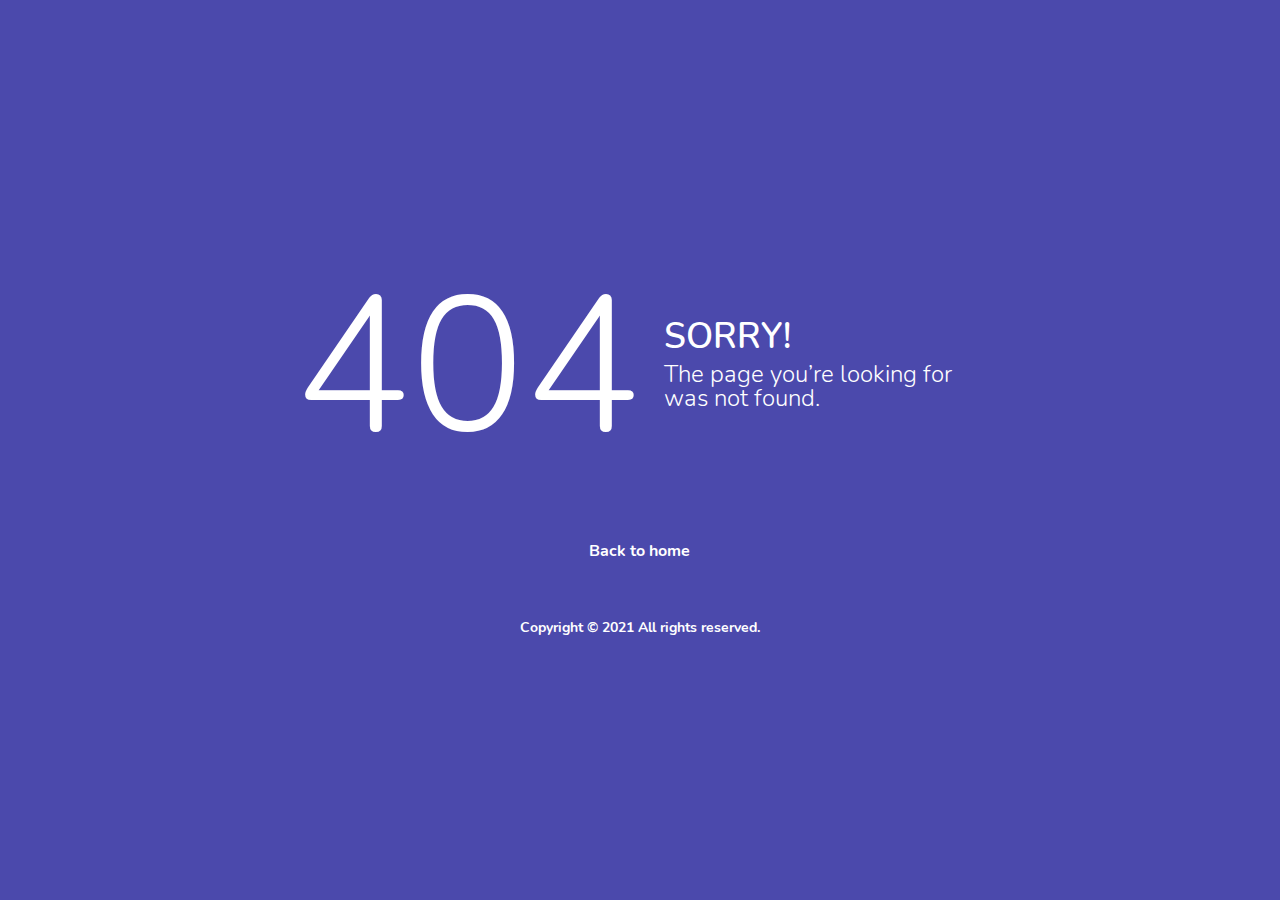
<file: pages/samples/error-404.html>
<!DOCTYPE html>
<html lang="en">

<head>
  <!-- Required meta tags -->
  <meta charset="utf-8">
  <meta name="viewport" content="width=device-width, initial-scale=1, shrink-to-fit=no">
  <title>Skydash Admin</title>
  <!-- plugins:css -->
  <link rel="stylesheet" href="../../vendors/feather/feather.css">
  <link rel="stylesheet" href="../../vendors/ti-icons/css/themify-icons.css">
  <link rel="stylesheet" href="../../vendors/css/vendor.bundle.base.css">
  <!-- endinject -->
  <!-- Plugin css for this page -->
  <!-- End plugin css for this page -->
  <!-- inject:css -->
  <link rel="stylesheet" href="../../css/vertical-layout-light/style.css">
  <!-- endinject -->
  <link rel="shortcut icon" href="../../images/favicon.png" />
</head>

<body>
  <div class="container-scroller">
    <div class="container-fluid page-body-wrapper full-page-wrapper">
      <div class="content-wrapper d-flex align-items-center text-center error-page bg-primary">
        <div class="row flex-grow">
          <div class="col-lg-7 mx-auto text-white">
            <div class="row align-items-center d-flex flex-row">
              <div class="col-lg-6 text-lg-right pr-lg-4">
                <h1 class="display-1 mb-0">404</h1>
              </div>
              <div class="col-lg-6 error-page-divider text-lg-left pl-lg-4">
                <h2>SORRY!</h2>
                <h3 class="font-weight-light">The page you’re looking for was not found.</h3>
              </div>
            </div>
            <div class="row mt-5">
              <div class="col-12 text-center mt-xl-2">
                <a class="text-white font-weight-medium" href="../../index.html">Back to home</a>
              </div>
            </div>
            <div class="row mt-5">
              <div class="col-12 mt-xl-2">
                <p class="text-white font-weight-medium text-center">Copyright &copy; 2021  All rights reserved.</p>
              </div>
            </div>
          </div>
        </div>
      </div>
      <!-- content-wrapper ends -->
    </div>
    <!-- page-body-wrapper ends -->
  </div>
  <!-- container-scroller -->
  <!-- plugins:js -->
  <script src="../../vendors/js/vendor.bundle.base.js"></script>
  <!-- endinject -->
  <!-- Plugin js for this page -->
  <!-- End plugin js for this page -->
  <!-- inject:js -->
  <script src="../../js/off-canvas.js"></script>
  <script src="../../js/hoverable-collapse.js"></script>
  <script src="../../js/template.js"></script>
  <script src="../../js/settings.js"></script>
  <script src="../../js/todolist.js"></script>
  <!-- endinject -->
</body>

</html>
</file>
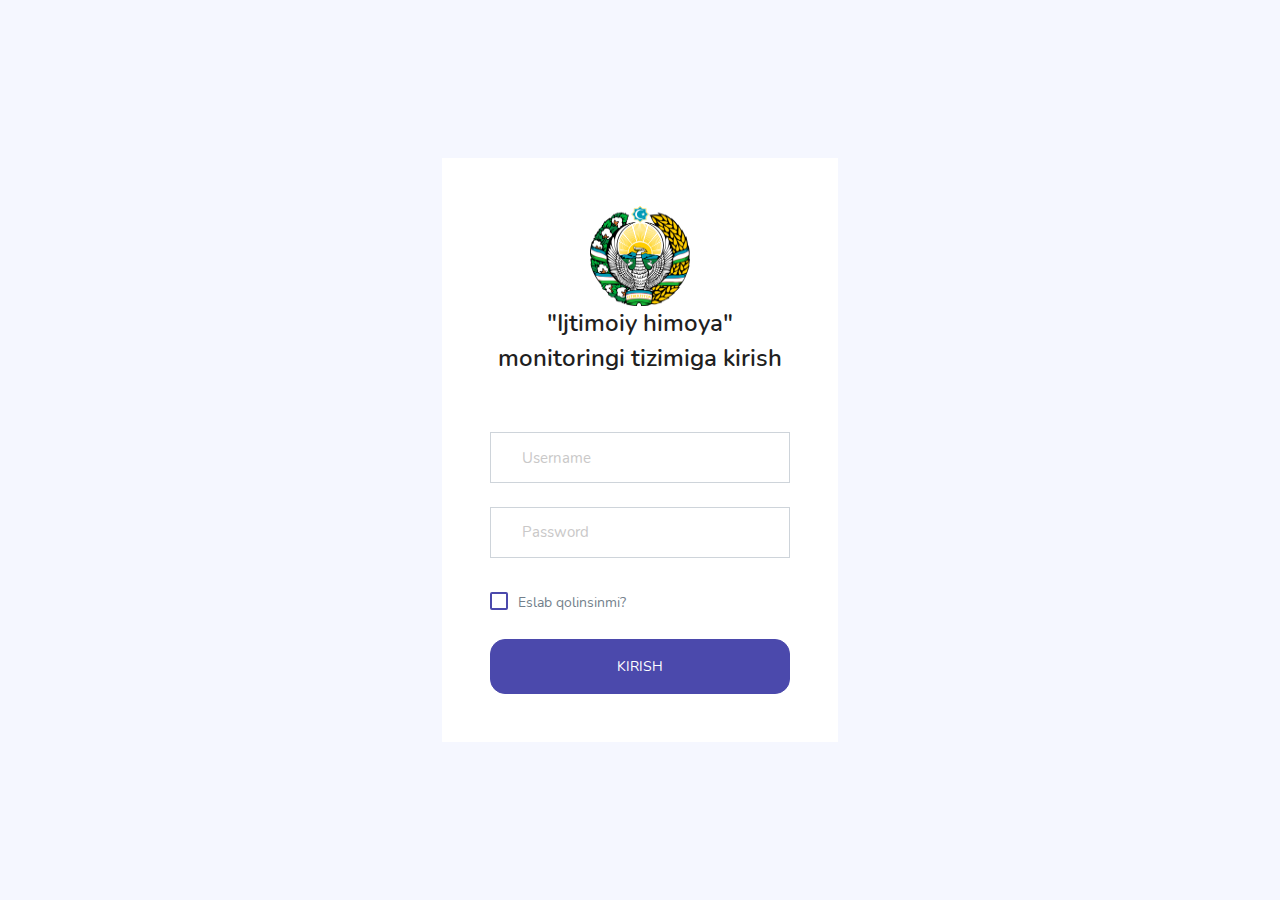
<file: pages/samples/login.html>
<!DOCTYPE html>
<html lang="en">

<head>
  <!-- Required meta tags -->
  <meta charset="utf-8">
  <meta name="viewport" content="width=device-width, initial-scale=1, shrink-to-fit=no">
  <title>Skydash Admin</title>
  <!-- plugins:css -->
  <link rel="stylesheet" href="../../vendors/feather/feather.css">
  <link rel="stylesheet" href="../../vendors/ti-icons/css/themify-icons.css">
  <link rel="stylesheet" href="../../vendors/css/vendor.bundle.base.css">
  <!-- endinject -->
  <!-- Plugin css for this page -->
  <!-- End plugin css for this page -->
  <!-- inject:css -->
  <link rel="stylesheet" href="../../css/vertical-layout-light/style.css">
  <!-- endinject -->
  <link rel="shortcut icon" href="../../images/favicon.png" />
</head>

<body>
  
  <div class="container-scroller">
    <div class="container-fluid page-body-wrapper full-page-wrapper">
      <div class="content-wrapper d-flex align-items-center auth px-0">
        <div class="row w-100 mx-0">
          <div class="col-lg-4 mx-auto">
            <div class="auth-form-light text-left py-5 px-4 px-sm-5">
              <div class="brand-logo">
                <img class="d-inline-block login-logo" src="../../800px-Emblem_of_Uzbekistan.svg.png" alt="logo">
                <h3 class="text-center">"Ijtimoiy himoya" monitoringi tizimiga kirish</h3>
              </div>
              <!-- <h4>Tizimiga xush kelibsiz</h4> -->
              <!-- <h6 class="font-weight-light">Sign in to continue.</h6> -->
              <form class="pt-3">
                <div class="form-group">
                  <input type="email" class="form-control form-control-lg" id="exampleInputEmail1" placeholder="Username">
                </div>
                <div class="form-group">
                  <input type="password" class="form-control form-control-lg" id="exampleInputPassword1" placeholder="Password">
                </div>
                <div class="my-2 d-flex justify-content-between align-items-center">
                  <div class="form-check">
                    <label class="form-check-label text-muted">
                      <input type="checkbox" class="form-check-input">
                      Eslab qolinsinmi?
                    </label>
                  </div>
                  <!-- <a href="#" class="auth-link text-black">Forgot password?</a> -->
                </div>
                <div class="mt-3">
                  <a class="btn btn-block btn-primary btn-lg font-weight-medium auth-form-btn" href="../../index.html">KIRISH</a>
                </div>
              </form>
            </div>
          </div>
        </div>
      </div>
      <!-- content-wrapper ends -->
    </div>
    <!-- page-body-wrapper ends -->
  </div>
  <!-- container-scroller -->
  <!-- plugins:js -->
  <script src="../../vendors/js/vendor.bundle.base.js"></script>
  <!-- endinject -->
  <!-- Plugin js for this page -->
  <!-- End plugin js for this page -->
  <!-- inject:js -->
  <script src="../../js/off-canvas.js"></script>
  <script src="../../js/hoverable-collapse.js"></script>
  <script src="../../js/template.js"></script>
  <script src="../../js/settings.js"></script>
  <script src="../../js/todolist.js"></script>
  <!-- endinject -->
</body>

</html>
</file>
<file: vendors/feather/feather.css>
@charset "UTF-8";
 
@font-face {
  font-family: "feather";
  src:url("fonts/feather-webfont.eot");
  src:url("fonts/feather-webfont.eot?#iefix") format("embedded-opentype"),
    url("fonts/feather-webfont.woff") format("woff"),
    url("fonts/feather-webfont.ttf") format("truetype"),
    url("fonts/feather-webfont.svg#feather") format("svg");
  font-weight: normal;
  font-style: normal;
}

/* Character Mapping Method */
 
[data-icon]:before {
  display: inline-block;
  font-family: "feather";
  content: attr(data-icon);
  font-style: normal;
  font-weight: normal;
  font-variant: normal;
  text-transform: none;
  speak: none;
  line-height: 1;
  -webkit-font-smoothing: antialiased;
  -moz-osx-font-smoothing: grayscale;
}

/* CSS Class Mapping Method */
 
[class^="icon-"],
[class*=" icon-"] {
  display: inline-block;
  font-family: "feather";
  font-style: normal;
  font-weight: normal;
  font-variant: normal;
  text-transform: none;
  speak: none;
  line-height: 1;
  -webkit-font-smoothing: antialiased;
  -moz-osx-font-smoothing: grayscale;
}

.icon-eye:before {
  content: "\e000";
}

.icon-paper-clip:before {
  content: "\e001";
}

.icon-mail:before {
  content: "\e002";
}

.icon-mail:before {
  content: "\e002";
}

.icon-toggle:before {
  content: "\e003";
}

.icon-layout:before {
  content: "\e004";
}

.icon-link:before {
  content: "\e005";
}

.icon-bell:before {
  content: "\e006";
}

.icon-lock:before {
  content: "\e007";
}

.icon-unlock:before {
  content: "\e008";
}

.icon-ribbon:before {
  content: "\e009";
}

.icon-image:before {
  content: "\e010";
}

.icon-signal:before {
  content: "\e011";
}

.icon-target:before {
  content: "\e012";
}

.icon-clipboard:before {
  content: "\e013";
}

.icon-clock:before {
  content: "\e014";
}

.icon-clock:before {
  content: "\e014";
}

.icon-watch:before {
  content: "\e015";
}

.icon-air-play:before {
  content: "\e016";
}

.icon-camera:before {
  content: "\e017";
}

.icon-video:before {
  content: "\e018";
}

.icon-disc:before {
  content: "\e019";
}

.icon-printer:before {
  content: "\e020";
}

.icon-monitor:before {
  content: "\e021";
}

.icon-server:before {
  content: "\e022";
}

.icon-cog:before {
  content: "\e023";
}

.icon-heart:before {
  content: "\e024";
}

.icon-paragraph:before {
  content: "\e025";
}

.icon-align-justify:before {
  content: "\e026";
}

.icon-align-left:before {
  content: "\e027";
}

.icon-align-center:before {
  content: "\e028";
}

.icon-align-right:before {
  content: "\e029";
}

.icon-book:before {
  content: "\e030";
}

.icon-layers:before {
  content: "\e031";
}

.icon-stack:before {
  content: "\e032";
}

.icon-stack-2:before {
  content: "\e033";
}

.icon-paper:before {
  content: "\e034";
}

.icon-paper-stack:before {
  content: "\e035";
}

.icon-search:before {
  content: "\e036";
}

.icon-zoom-in:before {
  content: "\e037";
}

.icon-zoom-out:before {
  content: "\e038";
}

.icon-reply:before {
  content: "\e039";
}

.icon-circle-plus:before {
  content: "\e040";
}

.icon-circle-minus:before {
  content: "\e041";
}

.icon-circle-check:before {
  content: "\e042";
}

.icon-circle-cross:before {
  content: "\e043";
}

.icon-square-plus:before {
  content: "\e044";
}

.icon-square-minus:before {
  content: "\e045";
}

.icon-square-check:before {
  content: "\e046";
}

.icon-square-cross:before {
  content: "\e047";
}

.icon-microphone:before {
  content: "\e048";
}

.icon-record:before {
  content: "\e049";
}

.icon-skip-back:before {
  content: "\e050";
}

.icon-rewind:before {
  content: "\e051";
}

.icon-play:before {
  content: "\e052";
}

.icon-pause:before {
  content: "\e053";
}

.icon-stop:before {
  content: "\e054";
}

.icon-fast-forward:before {
  content: "\e055";
}

.icon-skip-forward:before {
  content: "\e056";
}

.icon-shuffle:before {
  content: "\e057";
}

.icon-repeat:before {
  content: "\e058";
}

.icon-folder:before {
  content: "\e059";
}

.icon-umbrella:before {
  content: "\e060";
}

.icon-moon:before {
  content: "\e061";
}

.icon-thermometer:before {
  content: "\e062";
}

.icon-drop:before {
  content: "\e063";
}

.icon-sun:before {
  content: "\e064";
}

.icon-cloud:before {
  content: "\e065";
}

.icon-cloud-upload:before {
  content: "\e066";
}

.icon-cloud-download:before {
  content: "\e067";
}

.icon-upload:before {
  content: "\e068";
}

.icon-download:before {
  content: "\e069";
}

.icon-location:before {
  content: "\e070";
}

.icon-location-2:before {
  content: "\e071";
}

.icon-map:before {
  content: "\e072";
}

.icon-battery:before {
  content: "\e073";
}

.icon-head:before {
  content: "\e074";
}

.icon-briefcase:before {
  content: "\e075";
}

.icon-speech-bubble:before {
  content: "\e076";
}

.icon-anchor:before {
  content: "\e077";
}

.icon-globe:before {
  content: "\e078";
}

.icon-box:before {
  content: "\e079";
}

.icon-reload:before {
  content: "\e080";
}

.icon-share:before {
  content: "\e081";
}

.icon-marquee:before {
  content: "\e082";
}

.icon-marquee-plus:before {
  content: "\e083";
}

.icon-marquee-minus:before {
  content: "\e084";
}

.icon-tag:before {
  content: "\e085";
}

.icon-power:before {
  content: "\e086";
}

.icon-command:before {
  content: "\e087";
}

.icon-alt:before {
  content: "\e088";
}

.icon-esc:before {
  content: "\e089";
}

.icon-bar-graph:before {
  content: "\e090";
}

.icon-bar-graph-2:before {
  content: "\e091";
}

.icon-pie-graph:before {
  content: "\e092";
}

.icon-star:before {
  content: "\e093";
}

.icon-arrow-left:before {
  content: "\e094";
}

.icon-arrow-right:before {
  content: "\e095";
}

.icon-arrow-up:before {
  content: "\e096";
}

.icon-arrow-down:before {
  content: "\e097";
}

.icon-volume:before {
  content: "\e098";
}

.icon-mute:before {
  content: "\e099";
}

.icon-content-right:before {
  content: "\e100";
}

.icon-content-left:before {
  content: "\e101";
}

.icon-grid:before {
  content: "\e102";
}

.icon-grid-2:before {
  content: "\e103";
}

.icon-columns:before {
  content: "\e104";
}

.icon-loader:before {
  content: "\e105";
}

.icon-bag:before {
  content: "\e106";
}

.icon-ban:before {
  content: "\e107";
}

.icon-flag:before {
  content: "\e108";
}

.icon-trash:before {
  content: "\e109";
}

.icon-expand:before {
  content: "\e110";
}

.icon-contract:before {
  content: "\e111";
}

.icon-maximize:before {
  content: "\e112";
}

.icon-minimize:before {
  content: "\e113";
}

.icon-plus:before {
  content: "\e114";
}

.icon-minus:before {
  content: "\e115";
}

.icon-check:before {
  content: "\e116";
}

.icon-cross:before {
  content: "\e117";
}

.icon-move:before {
  content: "\e118";
}

.icon-delete:before {
  content: "\e119";
}

.icon-menu:before {
  content: "\e120";
}

.icon-archive:before {
  content: "\e121";
}

.icon-inbox:before {
  content: "\e122";
}

.icon-outbox:before {
  content: "\e123";
}

.icon-file:before {
  content: "\e124";
}

.icon-file-add:before {
  content: "\e125";
}

.icon-file-subtract:before {
  content: "\e126";
}

.icon-help:before {
  content: "\e127";
}

.icon-open:before {
  content: "\e128";
}

.icon-ellipsis:before {
  content: "\e129";
}
</file>
<file: vendors/ti-icons/css/themify-icons.css>
@font-face {
	font-family: 'themify';
	src:url('../fonts/themify.eot');
	src:url('../fonts/themify.eot?#iefix') format('embedded-opentype'),
		url('../fonts/themify.woff') format('woff'),
		url('../fonts/themify.ttf') format('truetype'),
		url('../fonts/themify.svg') format('svg');
	font-weight: normal;
	font-style: normal;
}

[class^="ti-"], [class*=" ti-"] {
	font-family: 'themify';
	speak: none;
	font-style: normal;
	font-weight: normal;
	font-variant: normal;
	text-transform: none;
	line-height: 1;

	/* Better Font Rendering =========== */
	-webkit-font-smoothing: antialiased;
	-moz-osx-font-smoothing: grayscale;
}

.ti-wand:before {
	content: "\e600";
}
.ti-volume:before {
	content: "\e601";
}
.ti-user:before {
	content: "\e602";
}
.ti-unlock:before {
	content: "\e603";
}
.ti-unlink:before {
	content: "\e604";
}
.ti-trash:before {
	content: "\e605";
}
.ti-thought:before {
	content: "\e606";
}
.ti-target:before {
	content: "\e607";
}
.ti-tag:before {
	content: "\e608";
}
.ti-tablet:before {
	content: "\e609";
}
.ti-star:before {
	content: "\e60a";
}
.ti-spray:before {
	content: "\e60b";
}
.ti-signal:before {
	content: "\e60c";
}
.ti-shopping-cart:before {
	content: "\e60d";
}
.ti-shopping-cart-full:before {
	content: "\e60e";
}
.ti-settings:before {
	content: "\e60f";
}
.ti-search:before {
	content: "\e610";
}
.ti-zoom-in:before {
	content: "\e611";
}
.ti-zoom-out:before {
	content: "\e612";
}
.ti-cut:before {
	content: "\e613";
}
.ti-ruler:before {
	content: "\e614";
}
.ti-ruler-pencil:before {
	content: "\e615";
}
.ti-ruler-alt:before {
	content: "\e616";
}
.ti-bookmark:before {
	content: "\e617";
}
.ti-bookmark-alt:before {
	content: "\e618";
}
.ti-reload:before {
	content: "\e619";
}
.ti-plus:before {
	content: "\e61a";
}
.ti-pin:before {
	content: "\e61b";
}
.ti-pencil:before {
	content: "\e61c";
}
.ti-pencil-alt:before {
	content: "\e61d";
}
.ti-paint-roller:before {
	content: "\e61e";
}
.ti-paint-bucket:before {
	content: "\e61f";
}
.ti-na:before {
	content: "\e620";
}
.ti-mobile:before {
	content: "\e621";
}
.ti-minus:before {
	content: "\e622";
}
.ti-medall:before {
	content: "\e623";
}
.ti-medall-alt:before {
	content: "\e624";
}
.ti-marker:before {
	content: "\e625";
}
.ti-marker-alt:before {
	content: "\e626";
}
.ti-arrow-up:before {
	content: "\e627";
}
.ti-arrow-right:before {
	content: "\e628";
}
.ti-arrow-left:before {
	content: "\e629";
}
.ti-arrow-down:before {
	content: "\e62a";
}
.ti-lock:before {
	content: "\e62b";
}
.ti-location-arrow:before {
	content: "\e62c";
}
.ti-link:before {
	content: "\e62d";
}
.ti-layout:before {
	content: "\e62e";
}
.ti-layers:before {
	content: "\e62f";
}
.ti-layers-alt:before {
	content: "\e630";
}
.ti-key:before {
	content: "\e631";
}
.ti-import:before {
	content: "\e632";
}
.ti-image:before {
	content: "\e633";
}
.ti-heart:before {
	content: "\e634";
}
.ti-heart-broken:before {
	content: "\e635";
}
.ti-hand-stop:before {
	content: "\e636";
}
.ti-hand-open:before {
	content: "\e637";
}
.ti-hand-drag:before {
	content: "\e638";
}
.ti-folder:before {
	content: "\e639";
}
.ti-flag:before {
	content: "\e63a";
}
.ti-flag-alt:before {
	content: "\e63b";
}
.ti-flag-alt-2:before {
	content: "\e63c";
}
.ti-eye:before {
	content: "\e63d";
}
.ti-export:before {
	content: "\e63e";
}
.ti-exchange-vertical:before {
	content: "\e63f";
}
.ti-desktop:before {
	content: "\e640";
}
.ti-cup:before {
	content: "\e641";
}
.ti-crown:before {
	content: "\e642";
}
.ti-comments:before {
	content: "\e643";
}
.ti-comment:before {
	content: "\e644";
}
.ti-comment-alt:before {
	content: "\e645";
}
.ti-close:before {
	content: "\e646";
}
.ti-clip:before {
	content: "\e647";
}
.ti-angle-up:before {
	content: "\e648";
}
.ti-angle-right:before {
	content: "\e649";
}
.ti-angle-left:before {
	content: "\e64a";
}
.ti-angle-down:before {
	content: "\e64b";
}
.ti-check:before {
	content: "\e64c";
}
.ti-check-box:before {
	content: "\e64d";
}
.ti-camera:before {
	content: "\e64e";
}
.ti-announcement:before {
	content: "\e64f";
}
.ti-brush:before {
	content: "\e650";
}
.ti-briefcase:before {
	content: "\e651";
}
.ti-bolt:before {
	content: "\e652";
}
.ti-bolt-alt:before {
	content: "\e653";
}
.ti-blackboard:before {
	content: "\e654";
}
.ti-bag:before {
	content: "\e655";
}
.ti-move:before {
	content: "\e656";
}
.ti-arrows-vertical:before {
	content: "\e657";
}
.ti-arrows-horizontal:before {
	content: "\e658";
}
.ti-fullscreen:before {
	content: "\e659";
}
.ti-arrow-top-right:before {
	content: "\e65a";
}
.ti-arrow-top-left:before {
	content: "\e65b";
}
.ti-arrow-circle-up:before {
	content: "\e65c";
}
.ti-arrow-circle-right:before {
	content: "\e65d";
}
.ti-arrow-circle-left:before {
	content: "\e65e";
}
.ti-arrow-circle-down:before {
	content: "\e65f";
}
.ti-angle-double-up:before {
	content: "\e660";
}
.ti-angle-double-right:before {
	content: "\e661";
}
.ti-angle-double-left:before {
	content: "\e662";
}
.ti-angle-double-down:before {
	content: "\e663";
}
.ti-zip:before {
	content: "\e664";
}
.ti-world:before {
	content: "\e665";
}
.ti-wheelchair:before {
	content: "\e666";
}
.ti-view-list:before {
	content: "\e667";
}
.ti-view-list-alt:before {
	content: "\e668";
}
.ti-view-grid:before {
	content: "\e669";
}
.ti-uppercase:before {
	content: "\e66a";
}
.ti-upload:before {
	content: "\e66b";
}
.ti-underline:before {
	content: "\e66c";
}
.ti-truck:before {
	content: "\e66d";
}
.ti-timer:before {
	content: "\e66e";
}
.ti-ticket:before {
	content: "\e66f";
}
.ti-thumb-up:before {
	content: "\e670";
}
.ti-thumb-down:before {
	content: "\e671";
}
.ti-text:before {
	content: "\e672";
}
.ti-stats-up:before {
	content: "\e673";
}
.ti-stats-down:before {
	content: "\e674";
}
.ti-split-v:before {
	content: "\e675";
}
.ti-split-h:before {
	content: "\e676";
}
.ti-smallcap:before {
	content: "\e677";
}
.ti-shine:before {
	content: "\e678";
}
.ti-shift-right:before {
	content: "\e679";
}
.ti-shift-left:before {
	content: "\e67a";
}
.ti-shield:before {
	content: "\e67b";
}
.ti-notepad:before {
	content: "\e67c";
}
.ti-server:before {
	content: "\e67d";
}
.ti-quote-right:before {
	content: "\e67e";
}
.ti-quote-left:before {
	content: "\e67f";
}
.ti-pulse:before {
	content: "\e680";
}
.ti-printer:before {
	content: "\e681";
}
.ti-power-off:before {
	content: "\e682";
}
.ti-plug:before {
	content: "\e683";
}
.ti-pie-chart:before {
	content: "\e684";
}
.ti-paragraph:before {
	content: "\e685";
}
.ti-panel:before {
	content: "\e686";
}
.ti-package:before {
	content: "\e687";
}
.ti-music:before {
	content: "\e688";
}
.ti-music-alt:before {
	content: "\e689";
}
.ti-mouse:before {
	content: "\e68a";
}
.ti-mouse-alt:before {
	content: "\e68b";
}
.ti-money:before {
	content: "\e68c";
}
.ti-microphone:before {
	content: "\e68d";
}
.ti-menu:before {
	content: "\e68e";
}
.ti-menu-alt:before {
	content: "\e68f";
}
.ti-map:before {
	content: "\e690";
}
.ti-map-alt:before {
	content: "\e691";
}
.ti-loop:before {
	content: "\e692";
}
.ti-location-pin:before {
	content: "\e693";
}
.ti-list:before {
	content: "\e694";
}
.ti-light-bulb:before {
	content: "\e695";
}
.ti-Italic:before {
	content: "\e696";
}
.ti-info:before {
	content: "\e697";
}
.ti-infinite:before {
	content: "\e698";
}
.ti-id-badge:before {
	content: "\e699";
}
.ti-hummer:before {
	content: "\e69a";
}
.ti-home:before {
	content: "\e69b";
}
.ti-help:before {
	content: "\e69c";
}
.ti-headphone:before {
	content: "\e69d";
}
.ti-harddrives:before {
	content: "\e69e";
}
.ti-harddrive:before {
	content: "\e69f";
}
.ti-gift:before {
	content: "\e6a0";
}
.ti-game:before {
	content: "\e6a1";
}
.ti-filter:before {
	content: "\e6a2";
}
.ti-files:before {
	content: "\e6a3";
}
.ti-file:before {
	content: "\e6a4";
}
.ti-eraser:before {
	content: "\e6a5";
}
.ti-envelope:before {
	content: "\e6a6";
}
.ti-download:before {
	content: "\e6a7";
}
.ti-direction:before {
	content: "\e6a8";
}
.ti-direction-alt:before {
	content: "\e6a9";
}
.ti-dashboard:before {
	content: "\e6aa";
}
.ti-control-stop:before {
	content: "\e6ab";
}
.ti-control-shuffle:before {
	content: "\e6ac";
}
.ti-control-play:before {
	content: "\e6ad";
}
.ti-control-pause:before {
	content: "\e6ae";
}
.ti-control-forward:before {
	content: "\e6af";
}
.ti-control-backward:before {
	content: "\e6b0";
}
.ti-cloud:before {
	content: "\e6b1";
}
.ti-cloud-up:before {
	content: "\e6b2";
}
.ti-cloud-down:before {
	content: "\e6b3";
}
.ti-clipboard:before {
	content: "\e6b4";
}
.ti-car:before {
	content: "\e6b5";
}
.ti-calendar:before {
	content: "\e6b6";
}
.ti-book:before {
	content: "\e6b7";
}
.ti-bell:before {
	content: "\e6b8";
}
.ti-basketball:before {
	content: "\e6b9";
}
.ti-bar-chart:before {
	content: "\e6ba";
}
.ti-bar-chart-alt:before {
	content: "\e6bb";
}
.ti-back-right:before {
	content: "\e6bc";
}
.ti-back-left:before {
	content: "\e6bd";
}
.ti-arrows-corner:before {
	content: "\e6be";
}
.ti-archive:before {
	content: "\e6bf";
}
.ti-anchor:before {
	content: "\e6c0";
}
.ti-align-right:before {
	content: "\e6c1";
}
.ti-align-left:before {
	content: "\e6c2";
}
.ti-align-justify:before {
	content: "\e6c3";
}
.ti-align-center:before {
	content: "\e6c4";
}
.ti-alert:before {
	content: "\e6c5";
}
.ti-alarm-clock:before {
	content: "\e6c6";
}
.ti-agenda:before {
	content: "\e6c7";
}
.ti-write:before {
	content: "\e6c8";
}
.ti-window:before {
	content: "\e6c9";
}
.ti-widgetized:before {
	content: "\e6ca";
}
.ti-widget:before {
	content: "\e6cb";
}
.ti-widget-alt:before {
	content: "\e6cc";
}
.ti-wallet:before {
	content: "\e6cd";
}
.ti-video-clapper:before {
	content: "\e6ce";
}
.ti-video-camera:before {
	content: "\e6cf";
}
.ti-vector:before {
	content: "\e6d0";
}
.ti-themify-logo:before {
	content: "\e6d1";
}
.ti-themify-favicon:before {
	content: "\e6d2";
}
.ti-themify-favicon-alt:before {
	content: "\e6d3";
}
.ti-support:before {
	content: "\e6d4";
}
.ti-stamp:before {
	content: "\e6d5";
}
.ti-split-v-alt:before {
	content: "\e6d6";
}
.ti-slice:before {
	content: "\e6d7";
}
.ti-shortcode:before {
	content: "\e6d8";
}
.ti-shift-right-alt:before {
	content: "\e6d9";
}
.ti-shift-left-alt:before {
	content: "\e6da";
}
.ti-ruler-alt-2:before {
	content: "\e6db";
}
.ti-receipt:before {
	content: "\e6dc";
}
.ti-pin2:before {
	content: "\e6dd";
}
.ti-pin-alt:before {
	content: "\e6de";
}
.ti-pencil-alt2:before {
	content: "\e6df";
}
.ti-palette:before {
	content: "\e6e0";
}
.ti-more:before {
	content: "\e6e1";
}
.ti-more-alt:before {
	content: "\e6e2";
}
.ti-microphone-alt:before {
	content: "\e6e3";
}
.ti-magnet:before {
	content: "\e6e4";
}
.ti-line-double:before {
	content: "\e6e5";
}
.ti-line-dotted:before {
	content: "\e6e6";
}
.ti-line-dashed:before {
	content: "\e6e7";
}
.ti-layout-width-full:before {
	content: "\e6e8";
}
.ti-layout-width-default:before {
	content: "\e6e9";
}
.ti-layout-width-default-alt:before {
	content: "\e6ea";
}
.ti-layout-tab:before {
	content: "\e6eb";
}
.ti-layout-tab-window:before {
	content: "\e6ec";
}
.ti-layout-tab-v:before {
	content: "\e6ed";
}
.ti-layout-tab-min:before {
	content: "\e6ee";
}
.ti-layout-slider:before {
	content: "\e6ef";
}
.ti-layout-slider-alt:before {
	content: "\e6f0";
}
.ti-layout-sidebar-right:before {
	content: "\e6f1";
}
.ti-layout-sidebar-none:before {
	content: "\e6f2";
}
.ti-layout-sidebar-left:before {
	content: "\e6f3";
}
.ti-layout-placeholder:before {
	content: "\e6f4";
}
.ti-layout-menu:before {
	content: "\e6f5";
}
.ti-layout-menu-v:before {
	content: "\e6f6";
}
.ti-layout-menu-separated:before {
	content: "\e6f7";
}
.ti-layout-menu-full:before {
	content: "\e6f8";
}
.ti-layout-media-right-alt:before {
	content: "\e6f9";
}
.ti-layout-media-right:before {
	content: "\e6fa";
}
.ti-layout-media-overlay:before {
	content: "\e6fb";
}
.ti-layout-media-overlay-alt:before {
	content: "\e6fc";
}
.ti-layout-media-overlay-alt-2:before {
	content: "\e6fd";
}
.ti-layout-media-left-alt:before {
	content: "\e6fe";
}
.ti-layout-media-left:before {
	content: "\e6ff";
}
.ti-layout-media-center-alt:before {
	content: "\e700";
}
.ti-layout-media-center:before {
	content: "\e701";
}
.ti-layout-list-thumb:before {
	content: "\e702";
}
.ti-layout-list-thumb-alt:before {
	content: "\e703";
}
.ti-layout-list-post:before {
	content: "\e704";
}
.ti-layout-list-large-image:before {
	content: "\e705";
}
.ti-layout-line-solid:before {
	content: "\e706";
}
.ti-layout-grid4:before {
	content: "\e707";
}
.ti-layout-grid3:before {
	content: "\e708";
}
.ti-layout-grid2:before {
	content: "\e709";
}
.ti-layout-grid2-thumb:before {
	content: "\e70a";
}
.ti-layout-cta-right:before {
	content: "\e70b";
}
.ti-layout-cta-left:before {
	content: "\e70c";
}
.ti-layout-cta-center:before {
	content: "\e70d";
}
.ti-layout-cta-btn-right:before {
	content: "\e70e";
}
.ti-layout-cta-btn-left:before {
	content: "\e70f";
}
.ti-layout-column4:before {
	content: "\e710";
}
.ti-layout-column3:before {
	content: "\e711";
}
.ti-layout-column2:before {
	content: "\e712";
}
.ti-layout-accordion-separated:before {
	content: "\e713";
}
.ti-layout-accordion-merged:before {
	content: "\e714";
}
.ti-layout-accordion-list:before {
	content: "\e715";
}
.ti-ink-pen:before {
	content: "\e716";
}
.ti-info-alt:before {
	content: "\e717";
}
.ti-help-alt:before {
	content: "\e718";
}
.ti-headphone-alt:before {
	content: "\e719";
}
.ti-hand-point-up:before {
	content: "\e71a";
}
.ti-hand-point-right:before {
	content: "\e71b";
}
.ti-hand-point-left:before {
	content: "\e71c";
}
.ti-hand-point-down:before {
	content: "\e71d";
}
.ti-gallery:before {
	content: "\e71e";
}
.ti-face-smile:before {
	content: "\e71f";
}
.ti-face-sad:before {
	content: "\e720";
}
.ti-credit-card:before {
	content: "\e721";
}
.ti-control-skip-forward:before {
	content: "\e722";
}
.ti-control-skip-backward:before {
	content: "\e723";
}
.ti-control-record:before {
	content: "\e724";
}
.ti-control-eject:before {
	content: "\e725";
}
.ti-comments-smiley:before {
	content: "\e726";
}
.ti-brush-alt:before {
	content: "\e727";
}
.ti-youtube:before {
	content: "\e728";
}
.ti-vimeo:before {
	content: "\e729";
}
.ti-twitter:before {
	content: "\e72a";
}
.ti-time:before {
	content: "\e72b";
}
.ti-tumblr:before {
	content: "\e72c";
}
.ti-skype:before {
	content: "\e72d";
}
.ti-share:before {
	content: "\e72e";
}
.ti-share-alt:before {
	content: "\e72f";
}
.ti-rocket:before {
	content: "\e730";
}
.ti-pinterest:before {
	content: "\e731";
}
.ti-new-window:before {
	content: "\e732";
}
.ti-microsoft:before {
	content: "\e733";
}
.ti-list-ol:before {
	content: "\e734";
}
.ti-linkedin:before {
	content: "\e735";
}
.ti-layout-sidebar-2:before {
	content: "\e736";
}
.ti-layout-grid4-alt:before {
	content: "\e737";
}
.ti-layout-grid3-alt:before {
	content: "\e738";
}
.ti-layout-grid2-alt:before {
	content: "\e739";
}
.ti-layout-column4-alt:before {
	content: "\e73a";
}
.ti-layout-column3-alt:before {
	content: "\e73b";
}
.ti-layout-column2-alt:before {
	content: "\e73c";
}
.ti-instagram:before {
	content: "\e73d";
}
.ti-google:before {
	content: "\e73e";
}
.ti-github:before {
	content: "\e73f";
}
.ti-flickr:before {
	content: "\e740";
}
.ti-facebook:before {
	content: "\e741";
}
.ti-dropbox:before {
	content: "\e742";
}
.ti-dribbble:before {
	content: "\e743";
}
.ti-apple:before {
	content: "\e744";
}
.ti-android:before {
	content: "\e745";
}
.ti-save:before {
	content: "\e746";
}
.ti-save-alt:before {
	content: "\e747";
}
.ti-yahoo:before {
	content: "\e748";
}
.ti-wordpress:before {
	content: "\e749";
}
.ti-vimeo-alt:before {
	content: "\e74a";
}
.ti-twitter-alt:before {
	content: "\e74b";
}
.ti-tumblr-alt:before {
	content: "\e74c";
}
.ti-trello:before {
	content: "\e74d";
}
.ti-stack-overflow:before {
	content: "\e74e";
}
.ti-soundcloud:before {
	content: "\e74f";
}
.ti-sharethis:before {
	content: "\e750";
}
.ti-sharethis-alt:before {
	content: "\e751";
}
.ti-reddit:before {
	content: "\e752";
}
.ti-pinterest-alt:before {
	content: "\e753";
}
.ti-microsoft-alt:before {
	content: "\e754";
}
.ti-linux:before {
	content: "\e755";
}
.ti-jsfiddle:before {
	content: "\e756";
}
.ti-joomla:before {
	content: "\e757";
}
.ti-html5:before {
	content: "\e758";
}
.ti-flickr-alt:before {
	content: "\e759";
}
.ti-email:before {
	content: "\e75a";
}
.ti-drupal:before {
	content: "\e75b";
}
.ti-dropbox-alt:before {
	content: "\e75c";
}
.ti-css3:before {
	content: "\e75d";
}
.ti-rss:before {
	content: "\e75e";
}
.ti-rss-alt:before {
	content: "\e75f";
}
</file>
<file: vendors/css/vendor.bundle.base.css>
/*
 * Container style
 */
.ps {
  overflow: hidden !important;
  overflow-anchor: none;
  -ms-overflow-style: none;
  touch-action: auto;
  -ms-touch-action: auto;
}

/*
 * Scrollbar rail styles
 */
.ps__rail-x {
  display: none;
  opacity: 0;
  transition: background-color .2s linear, opacity .2s linear;
  -webkit-transition: background-color .2s linear, opacity .2s linear;
  height: 15px;
  /* there must be 'bottom' or 'top' for ps__rail-x */
  bottom: 0px;
  /* please don't change 'position' */
  position: absolute;
}

.ps__rail-y {
  display: none;
  opacity: 0;
  transition: background-color .2s linear, opacity .2s linear;
  -webkit-transition: background-color .2s linear, opacity .2s linear;
  width: 15px;
  /* there must be 'right' or 'left' for ps__rail-y */
  right: 0;
  /* please don't change 'position' */
  position: absolute;
}

.ps--active-x > .ps__rail-x,
.ps--active-y > .ps__rail-y {
  display: block;
  background-color: transparent;
}

.ps:hover > .ps__rail-x,
.ps:hover > .ps__rail-y,
.ps--focus > .ps__rail-x,
.ps--focus > .ps__rail-y,
.ps--scrolling-x > .ps__rail-x,
.ps--scrolling-y > .ps__rail-y {
  opacity: 0.6;
}

.ps .ps__rail-x:hover,
.ps .ps__rail-y:hover,
.ps .ps__rail-x:focus,
.ps .ps__rail-y:focus,
.ps .ps__rail-x.ps--clicking,
.ps .ps__rail-y.ps--clicking {
  background-color: #eee;
  opacity: 0.9;
}

/*
 * Scrollbar thumb styles
 */
.ps__thumb-x {
  background-color: #aaa;
  border-radius: 6px;
  transition: background-color .2s linear, height .2s ease-in-out;
  -webkit-transition: background-color .2s linear, height .2s ease-in-out;
  height: 6px;
  /* there must be 'bottom' for ps__thumb-x */
  bottom: 2px;
  /* please don't change 'position' */
  position: absolute;
}

.ps__thumb-y {
  background-color: #aaa;
  border-radius: 6px;
  transition: background-color .2s linear, width .2s ease-in-out;
  -webkit-transition: background-color .2s linear, width .2s ease-in-out;
  width: 6px;
  /* there must be 'right' for ps__thumb-y */
  right: 2px;
  /* please don't change 'position' */
  position: absolute;
}

.ps__rail-x:hover > .ps__thumb-x,
.ps__rail-x:focus > .ps__thumb-x,
.ps__rail-x.ps--clicking .ps__thumb-x {
  background-color: #999;
  height: 11px;
}

.ps__rail-y:hover > .ps__thumb-y,
.ps__rail-y:focus > .ps__thumb-y,
.ps__rail-y.ps--clicking .ps__thumb-y {
  background-color: #999;
  width: 11px;
}

/* MS supports */
@supports (-ms-overflow-style: none) {
  .ps {
    overflow: auto !important;
  }
}

@media screen and (-ms-high-contrast: active), (-ms-high-contrast: none) {
  .ps {
    overflow: auto !important;
  }
}
</file>
